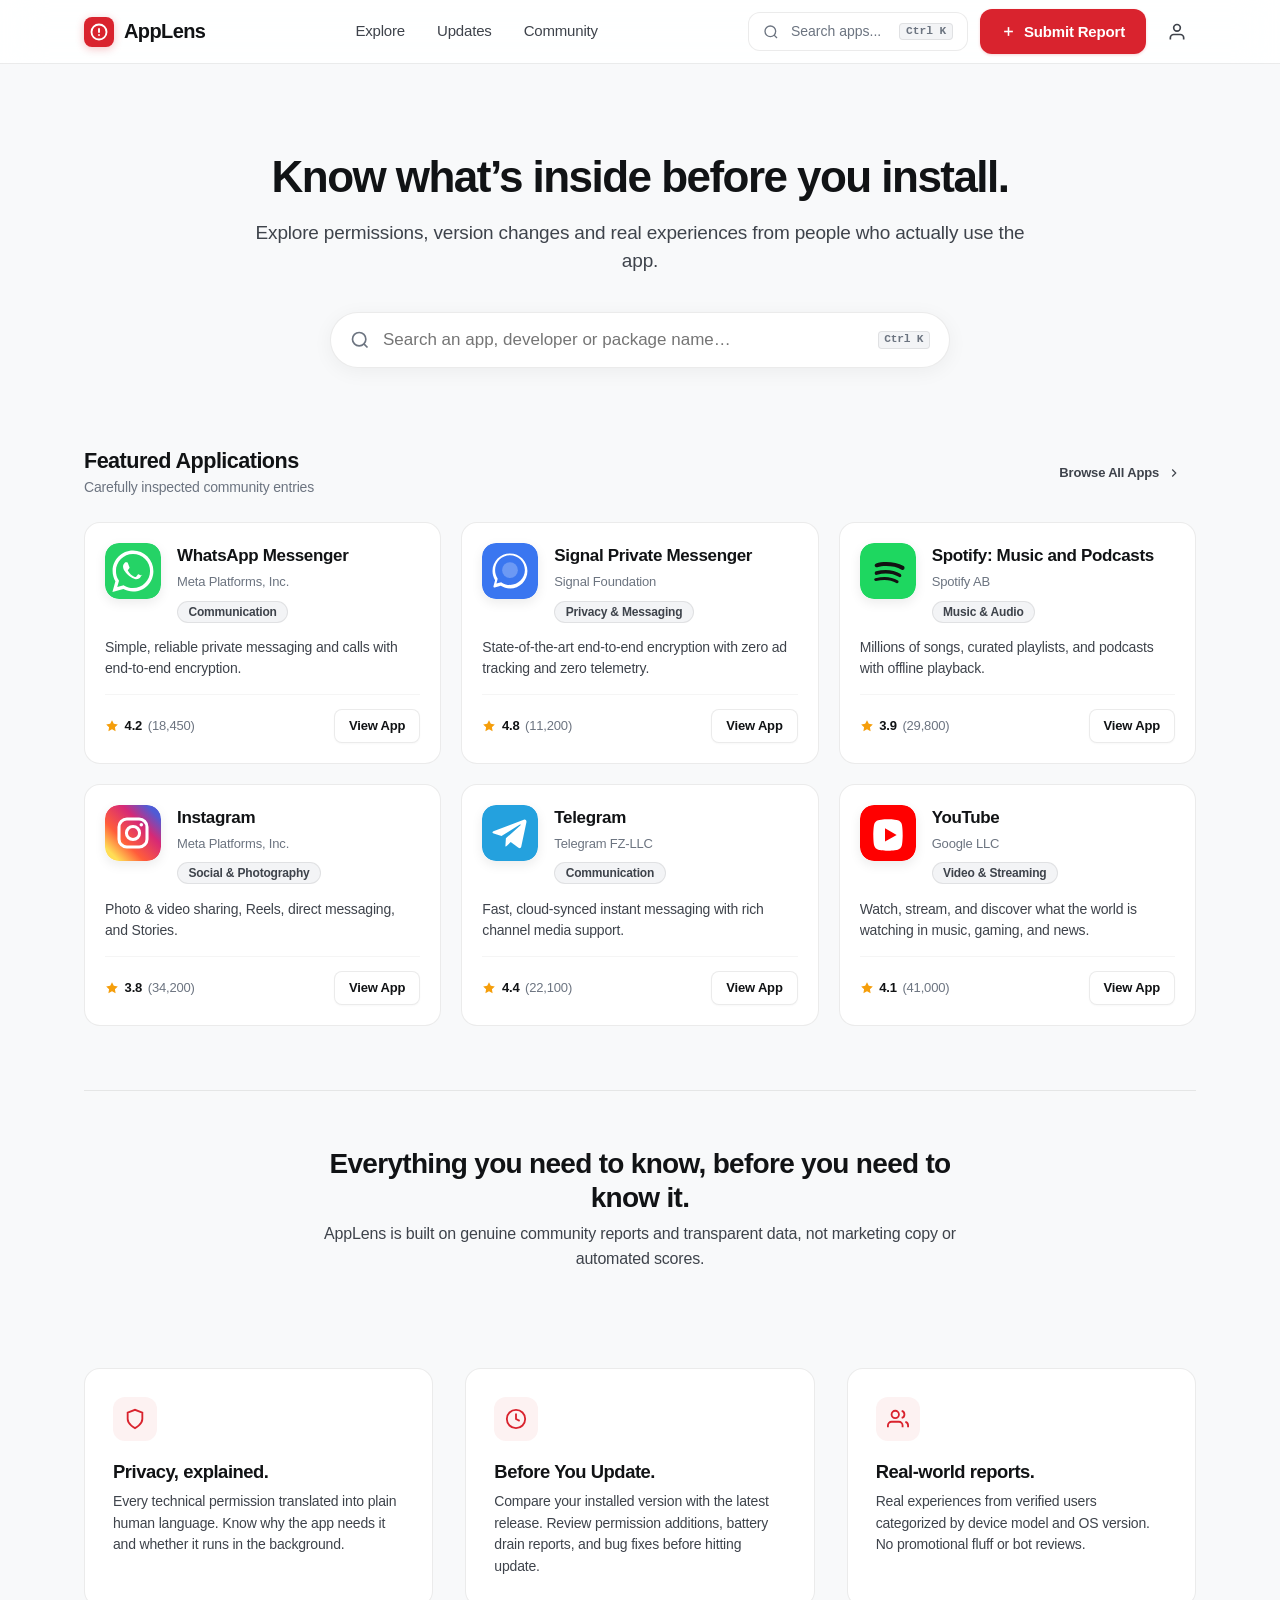
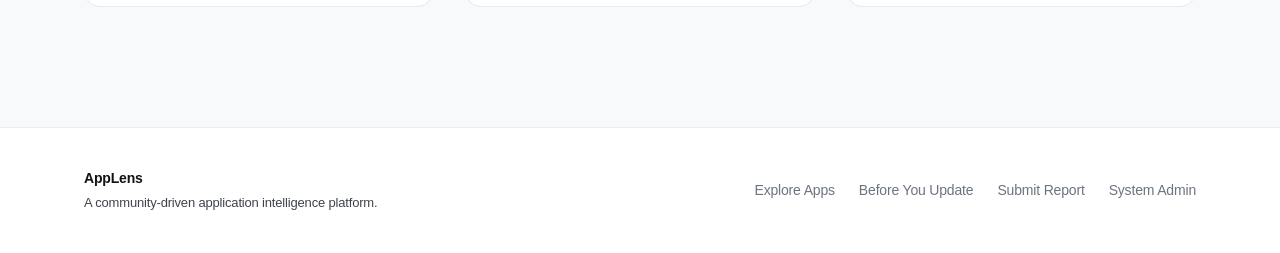
<file: AppLens/index.html>
<!DOCTYPE html>
<html lang="en">
<head>
  <meta charset="UTF-8">
  <meta name="viewport" content="width=device-width, initial-scale=1.0">
  <title>AppLens — Know what’s inside before you install</title>
  <meta name="description" content="A community-driven application intelligence platform. Explore permissions, version changes and real experiences from real users.">
  
  <!-- Bootstrap 5 CSS -->
  <link href="https://cdn.jsdelivr.net/npm/bootstrap@5.3.3/dist/css/bootstrap.min.css" rel="stylesheet">
  
  <!-- AppLens Core Design System -->
  <link rel="stylesheet" href="css/style.css">
  <link rel="stylesheet" href="css/components.css">
  <link rel="stylesheet" href="css/responsive.css">
</head>
<body>

  <!-- Top Acrylic Glass Navigation -->
  <header class="al-header al-glass">
    <div class="al-shell">
      <div class="al-header-inner">
        <!-- Logo -->
        <a href="index.html" class="al-logo">
          <div class="al-logo-mark">
            <svg width="18" height="18" viewBox="0 0 24 24" fill="none" stroke="currentColor" stroke-width="2.5" stroke-linecap="round" stroke-linejoin="round">
              <circle cx="12" cy="12" r="10"></circle>
              <line x1="12" y1="8" x2="12" y2="12"></line>
              <line x1="12" y1="16" x2="12.01" y2="16"></line>
            </svg>
          </div>
          <span>AppLens</span>
        </a>

        <!-- Desktop Navigation Links -->
        <ul class="al-nav-links">
          <li><a href="explore.html" class="al-nav-link">Explore</a></li>
          <li><a href="updates.html" class="al-nav-link">Updates</a></li>
          <li><a href="community.html" class="al-nav-link">Community</a></li>
        </ul>

        <!-- Search Trigger & Actions -->
        <div class="al-header-actions">
          <button class="al-header-search-trigger js-search-trigger" type="button" aria-label="Open search">
            <svg width="16" height="16" viewBox="0 0 24 24" fill="none" stroke="currentColor" stroke-width="2">
              <circle cx="11" cy="11" r="8"></circle>
              <line x1="21" y1="21" x2="16.65" y2="16.65"></line>
            </svg>
            <span>Search apps...</span>
            <kbd class="al-kbd-hint">Ctrl K</kbd>
          </button>

          <a href="login.html" class="al-btn al-btn-primary al-header-report-btn">
            <svg width="15" height="15" viewBox="0 0 24 24" fill="none" stroke="currentColor" stroke-width="2.5">
              <line x1="12" y1="5" x2="12" y2="19"></line>
              <line x1="5" y1="12" x2="19" y2="12"></line>
            </svg>
            <span>Submit Report</span>
          </a>

          <a href="login.html" class="al-btn al-btn-subtle" style="padding: 0.5rem; border-radius: var(--al-radius-full);" title="Sign in">
            <svg width="20" height="20" viewBox="0 0 24 24" fill="none" stroke="currentColor" stroke-width="2">
              <path d="M20 21v-2a4 4 0 0 0-4-4H8a4 4 0 0 0-4 4v2"></path>
              <circle cx="12" cy="7" r="4"></circle>
            </svg>
          </a>
        </div>
      </div>
    </div>
  </header>

  <!-- Main Content -->
  <main class="al-main">
    <div class="al-shell">
      
      <!-- Minimal Hero -->
      <section class="al-hero">
        <h1 class="al-hero-title">Know what’s inside before you install.</h1>
        <p class="al-hero-subtitle">
          Explore permissions, version changes and real experiences from people who actually use the app.
        </p>

        <!-- Central Search Bar -->
        <div class="al-hero-search">
          <svg class="al-hero-search-icon" width="20" height="20" viewBox="0 0 24 24" fill="none" stroke="currentColor" stroke-width="2">
            <circle cx="11" cy="11" r="8"></circle>
            <line x1="21" y1="21" x2="16.65" y2="16.65"></line>
          </svg>
          <input 
            type="text" 
            class="al-hero-search-input js-search-trigger" 
            placeholder="Search an app, developer or package name…" 
            readonly
          >
          <kbd class="al-hero-search-kbd al-kbd-hint">Ctrl K</kbd>
        </div>
      </section>

      <!-- Curated Selection of Popular Applications -->
      <section style="margin-top: 1rem; margin-bottom: 4rem;">
        <div style="display: flex; align-items: center; justify-content: space-between; margin-bottom: 1.25rem;">
          <div>
            <h2 style="font-size: 1.35rem; margin-bottom: 0.2rem;">Featured Applications</h2>
            <p style="margin: 0; font-size: 0.875rem; color: var(--al-text-muted);">Carefully inspected community entries</p>
          </div>
          <a href="explore.html" class="al-btn al-btn-subtle al-btn-sm" style="font-weight: 600;">
            Browse All Apps
            <svg width="14" height="14" viewBox="0 0 24 24" fill="none" stroke="currentColor" stroke-width="2">
              <polyline points="9 18 15 12 9 6"></polyline>
            </svg>
          </a>
        </div>

        <!-- App Grid Container (Populated dynamically) -->
        <div id="home-featured-grid" class="al-app-grid">
          <!-- Populated via JavaScript for clean maintainability -->
        </div>
      </section>

      <!-- Calm Product Philosophy Explainer -->
      <section style="border-top: 1px solid var(--al-border); padding-top: 3.5rem;">
        <div style="max-width: 680px; margin: 0 auto; text-align: center; margin-bottom: 2.5rem;">
          <h2 style="font-size: 1.75rem; margin-bottom: 0.5rem;">Everything you need to know, before you need to know it.</h2>
          <p style="font-size: 1rem; color: var(--al-text-secondary);">
            AppLens is built on genuine community reports and transparent data, not marketing copy or automated scores.
          </p>
        </div>

        <div class="al-feature-triad">
          <!-- Pillar 1 -->
          <div class="al-feature-triad-card">
            <div class="al-feature-triad-icon">
              <svg width="22" height="22" viewBox="0 0 24 24" fill="none" stroke="currentColor" stroke-width="2">
                <path d="M12 22s8-4 8-10V5l-8-3-8 3v7c0 6 8 10 8 10z"></path>
              </svg>
            </div>
            <h3 style="font-size: 1.15rem; margin-bottom: 0.5rem;">Privacy, explained.</h3>
            <p style="font-size: 0.875rem; color: var(--al-text-secondary); margin: 0; line-height: 1.55;">
              Every technical permission translated into plain human language. Know why the app needs it and whether it runs in the background.
            </p>
          </div>

          <!-- Pillar 2 -->
          <div class="al-feature-triad-card">
            <div class="al-feature-triad-icon">
              <svg width="22" height="22" viewBox="0 0 24 24" fill="none" stroke="currentColor" stroke-width="2">
                <circle cx="12" cy="12" r="10"></circle>
                <polyline points="12 6 12 12 16 14"></polyline>
              </svg>
            </div>
            <h3 style="font-size: 1.15rem; margin-bottom: 0.5rem;">Before You Update.</h3>
            <p style="font-size: 0.875rem; color: var(--al-text-secondary); margin: 0; line-height: 1.55;">
              Compare your installed version with the latest release. Review permission additions, battery drain reports, and bug fixes before hitting update.
            </p>
          </div>

          <!-- Pillar 3 -->
          <div class="al-feature-triad-card">
            <div class="al-feature-triad-icon">
              <svg width="22" height="22" viewBox="0 0 24 24" fill="none" stroke="currentColor" stroke-width="2">
                <path d="M17 21v-2a4 4 0 0 0-4-4H5a4 4 0 0 0-4 4v2"></path>
                <circle cx="9" cy="7" r="4"></circle>
                <path d="M23 21v-2a4 4 0 0 0-3-3.87"></path>
                <path d="M16 3.13a4 4 0 0 1 0 7.75"></path>
              </svg>
            </div>
            <h3 style="font-size: 1.15rem; margin-bottom: 0.5rem;">Real-world reports.</h3>
            <p style="font-size: 0.875rem; color: var(--al-text-secondary); margin: 0; line-height: 1.55;">
              Real experiences from verified users categorized by device model and OS version. No promotional fluff or bot reviews.
            </p>
          </div>
        </div>
      </section>

    </div>
  </main>

  <!-- Mobile Bottom Navigation Bar -->
  <nav class="al-mobile-bottom-nav">
    <a href="index.html" class="al-mobile-nav-item active">
      <svg viewBox="0 0 24 24" fill="none" stroke="currentColor">
        <path d="M3 9l9-7 9 7v11a2 2 0 0 1-2 2H5a2 2 0 0 1-2-2z"></path>
      </svg>
      <span>Home</span>
    </a>
    <a href="explore.html" class="al-mobile-nav-item">
      <svg viewBox="0 0 24 24" fill="none" stroke="currentColor">
        <circle cx="11" cy="11" r="8"></circle>
        <line x1="21" y1="21" x2="16.65" y2="16.65"></line>
      </svg>
      <span>Explore</span>
    </a>
    <a href="updates.html" class="al-mobile-nav-item">
      <svg viewBox="0 0 24 24" fill="none" stroke="currentColor">
        <polyline points="23 4 23 10 17 10"></polyline>
        <polyline points="1 20 1 14 7 14"></polyline>
        <path d="M3.51 9a9 9 0 0 1 14.85-3.36L23 10M1 14l4.64 4.36A9 9 0 0 0 20.49 15"></path>
      </svg>
      <span>Updates</span>
    </a>
    <a href="community.html" class="al-mobile-nav-item">
      <svg viewBox="0 0 24 24" fill="none" stroke="currentColor">
        <path d="M21 15a2 2 0 0 1-2 2H7l-4 4V5a2 2 0 0 1 2-2h14a2 2 0 0 1 2 2z"></path>
      </svg>
      <span>Community</span>
    </a>
    <a href="login.html" class="al-mobile-nav-item">
      <svg viewBox="0 0 24 24" fill="none" stroke="currentColor">
        <path d="M20 21v-2a4 4 0 0 0-4-4H8a4 4 0 0 0-4 4v2"></path>
        <circle cx="12" cy="7" r="4"></circle>
      </svg>
      <span>Sign in</span>
    </a>
  </nav>

  <!-- Footer -->
  <footer class="al-footer">
    <div class="al-shell">
      <div style="display: flex; justify-content: space-between; align-items: center; flex-wrap: wrap; gap: 1.5rem;">
        <div>
          <div style="font-weight: 700; color: var(--al-text-main); margin-bottom: 0.25rem;">AppLens</div>
          <p style="margin: 0; font-size: 0.8125rem;">A community-driven application intelligence platform.</p>
        </div>
        <div class="al-footer-links">
          <a href="explore.html">Explore Apps</a>
          <a href="updates.html">Before You Update</a>
          <a href="submit-report.html">Submit Report</a>
          <a href="admin.html">System Admin</a>
        </div>
      </div>
    </div>
  </footer>

  <!-- Scripts -->
  <script src="https://cdn.jsdelivr.net/npm/bootstrap@5.3.3/dist/js/bootstrap.bundle.min.js"></script>
  <script src="js/mock-data.js"></script>
  <script src="js/main.js"></script>
  <script src="js/navigation.js"></script>
  <script src="js/search.js"></script>
  <script src="js/animations.js"></script>

  <script>
    // Render curated 6 apps on home page
    document.addEventListener("DOMContentLoaded", function () {
      const container = document.getElementById("home-featured-grid");
      if (!container || !window.APPLENS_DATA) return;

      const featured = window.APPLENS_DATA.apps.slice(0, 6);
      let html = "";

      featured.forEach(app => {
        html += `
          <a href="application.html?id=${app.id}" class="al-app-card">
            <div class="al-app-card-top">
              <div class="al-app-icon">
                ${app.icon}
              </div>
              <div class="al-app-card-info">
                <div class="al-app-card-name">${app.name}</div>
                <div class="al-app-card-dev">${app.developer}</div>
                <span class="al-badge al-badge-neutral">${app.category}</span>
              </div>
            </div>
            
            <div class="al-app-card-desc">
              ${app.shortDescription}
            </div>

            <div class="al-app-card-footer">
              <div style="display: flex; align-items: center; gap: 0.35rem; font-weight: 600;">
                <svg class="al-rating-star" width="14" height="14" viewBox="0 0 24 24" fill="currentColor"><path d="M12 2l3.09 6.26L22 9.27l-5 4.87 1.18 6.88L12 17.77l-6.18 3.25L7 14.14 2 9.27l6.91-1.01L12 2z"/></svg>
                <span>${app.rating}</span>
                <span style="color: var(--al-text-muted); font-weight: 400;">(${app.totalRatings.toLocaleString()})</span>
              </div>
              <span class="al-btn al-btn-secondary al-btn-sm" style="pointer-events: none;">View App</span>
            </div>
          </a>
        `;
      });

      container.innerHTML = html;
    });
  </script>
</body>
</html>
</file>
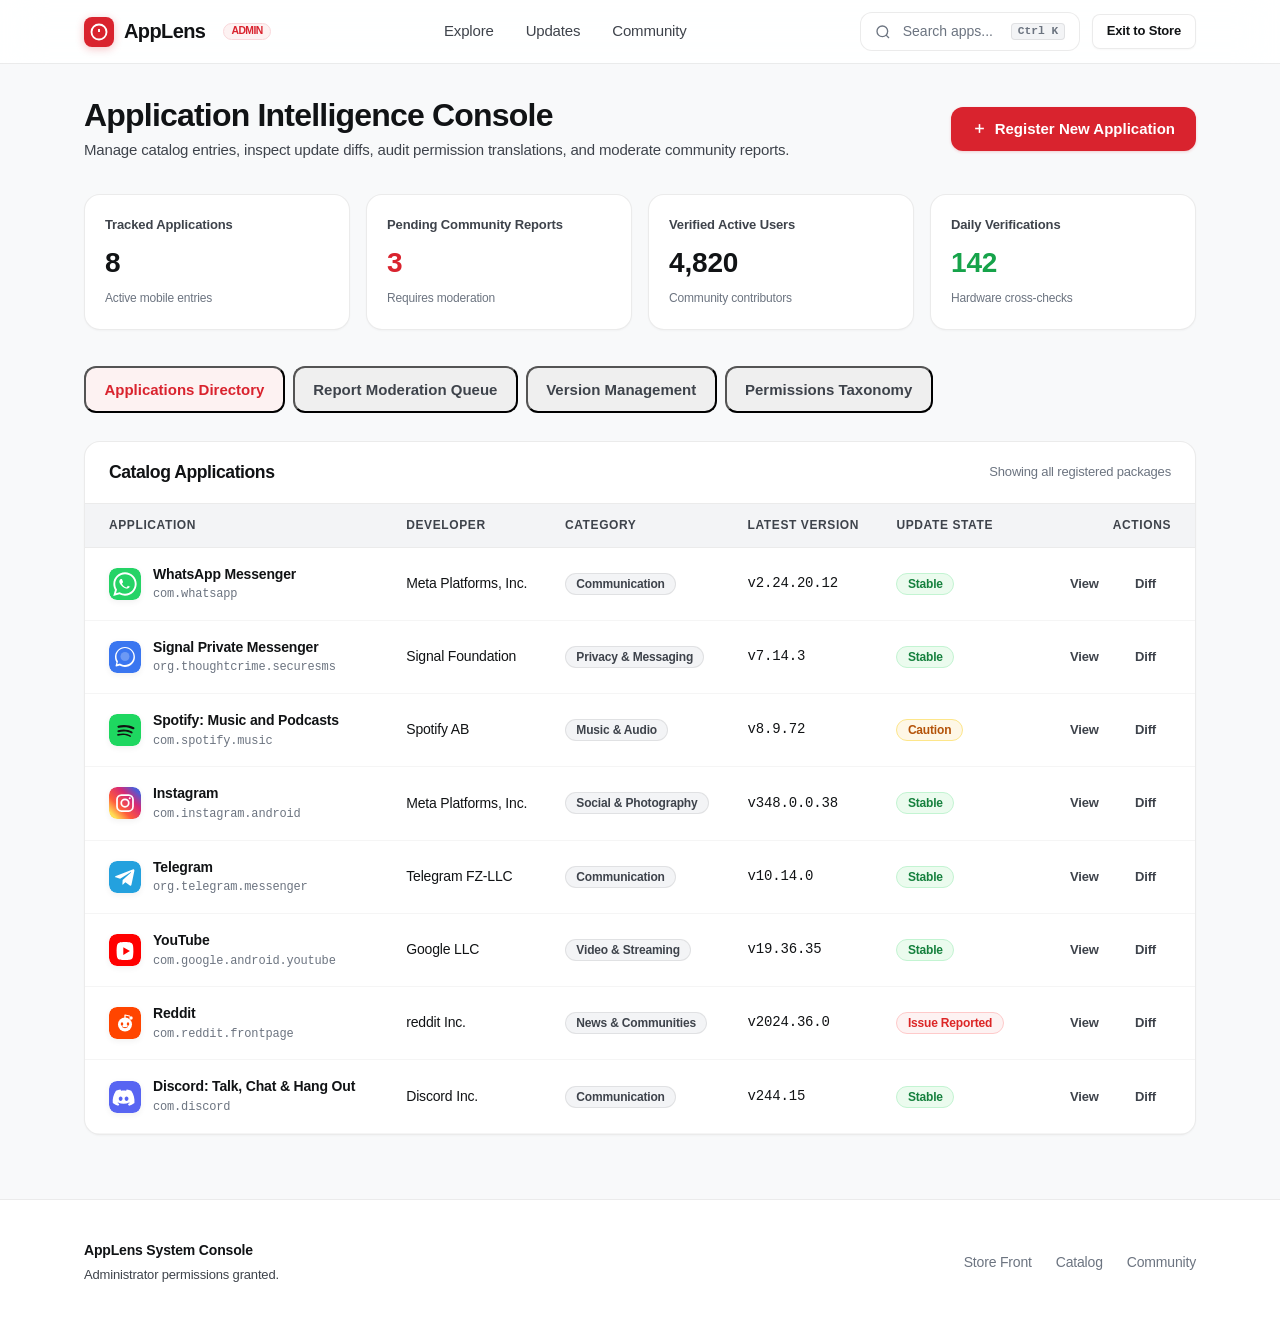
<file: AppLens/admin.html>
<!DOCTYPE html>
<html lang="en">
<head>
  <meta charset="UTF-8">
  <meta name="viewport" content="width=device-width, initial-scale=1.0">
  <title>System Administration — AppLens</title>
  <meta name="description" content="AppLens System Administration, application directory management, version telemetry, and report moderation.">
  
  <link href="https://cdn.jsdelivr.net/npm/bootstrap@5.3.3/dist/css/bootstrap.min.css" rel="stylesheet">
  <link rel="stylesheet" href="css/style.css">
  <link rel="stylesheet" href="css/components.css">
  <link rel="stylesheet" href="css/responsive.css">
</head>
<body>

  <!-- Top Acrylic Glass Navigation -->
  <header class="al-header al-glass">
    <div class="al-shell">
      <div class="al-header-inner">
        <a href="index.html" class="al-logo">
          <div class="al-logo-mark">
            <svg width="18" height="18" viewBox="0 0 24 24" fill="none" stroke="currentColor" stroke-width="2.5">
              <circle cx="12" cy="12" r="10"></circle>
              <line x1="12" y1="8" x2="12" y2="12"></line>
              <line x1="12" y1="16" x2="12.01" y2="16"></line>
            </svg>
          </div>
          <span>AppLens</span>
          <span class="al-badge al-badge-red ms-2" style="font-size: 0.65rem; padding: 0.15rem 0.45rem;">ADMIN</span>
        </a>

        <ul class="al-nav-links">
          <li><a href="explore.html" class="al-nav-link">Explore</a></li>
          <li><a href="updates.html" class="al-nav-link">Updates</a></li>
          <li><a href="community.html" class="al-nav-link">Community</a></li>
        </ul>

        <div class="al-header-actions">
          <button class="al-header-search-trigger js-search-trigger" type="button" aria-label="Open search">
            <svg width="16" height="16" viewBox="0 0 24 24" fill="none" stroke="currentColor" stroke-width="2">
              <circle cx="11" cy="11" r="8"></circle>
              <line x1="21" y1="21" x2="16.65" y2="16.65"></line>
            </svg>
            <span>Search apps...</span>
            <kbd class="al-kbd-hint">Ctrl K</kbd>
          </button>

          <a href="index.html" class="al-btn al-btn-secondary al-btn-sm">
            Exit to Store
          </a>
        </div>
      </div>
    </div>
  </header>

  <!-- Main Content -->
  <main class="al-main">
    <div class="al-shell">
      
      <!-- Admin Header Banner -->
      <div style="margin-bottom: 2rem; display: flex; justify-content: space-between; align-items: center; flex-wrap: wrap; gap: 1rem;">
        <div>
          <h1 style="font-size: 2rem; margin-bottom: 0.25rem;">Application Intelligence Console</h1>
          <p style="color: var(--al-text-secondary); margin: 0; font-size: 0.9375rem;">
            Manage catalog entries, inspect update diffs, audit permission translations, and moderate community reports.
          </p>
        </div>

        <button class="al-btn al-btn-primary" data-bs-toggle="modal" data-bs-target="#newAppModal">
          <svg width="15" height="15" viewBox="0 0 24 24" fill="none" stroke="currentColor" stroke-width="2.5">
            <line x1="12" y1="5" x2="12" y2="19"></line>
            <line x1="5" y1="12" x2="19" y2="12"></line>
          </svg>
          <span>Register New Application</span>
        </button>
      </div>

      <!-- Minimal Calm Overview Counters (AppLens style, not generic dashboard) -->
      <div style="display: grid; grid-template-columns: repeat(auto-fit, minmax(200px, 1fr)); gap: 1rem; margin-bottom: 2.25rem;">
        <div class="al-card" style="padding: 1.25rem;">
          <span class="al-label">Tracked Applications</span>
          <div style="font-size: 1.75rem; font-weight: 700; color: var(--al-text-main);">8</div>
          <span style="font-size: 0.75rem; color: var(--al-text-muted);">Active mobile entries</span>
        </div>

        <div class="al-card" style="padding: 1.25rem;">
          <span class="al-label">Pending Community Reports</span>
          <div style="font-size: 1.75rem; font-weight: 700; color: var(--al-red);">3</div>
          <span style="font-size: 0.75rem; color: var(--al-text-muted);">Requires moderation</span>
        </div>

        <div class="al-card" style="padding: 1.25rem;">
          <span class="al-label">Verified Active Users</span>
          <div style="font-size: 1.75rem; font-weight: 700; color: var(--al-text-main);">4,820</div>
          <span style="font-size: 0.75rem; color: var(--al-text-muted);">Community contributors</span>
        </div>

        <div class="al-card" style="padding: 1.25rem;">
          <span class="al-label">Daily Verifications</span>
          <div style="font-size: 1.75rem; font-weight: 700; color: #16A34A;">142</div>
          <span style="font-size: 0.75rem; color: var(--al-text-muted);">Hardware cross-checks</span>
        </div>
      </div>

      <!-- Admin Control Tabs -->
      <div style="margin-bottom: 1.75rem;">
        <div class="al-app-tabs-bar" style="border-top: none; padding-top: 0;">
          <button class="al-app-tab active" data-admin-tab="apps">Applications Directory</button>
          <button class="al-app-tab" data-admin-tab="reports">Report Moderation Queue</button>
          <button class="al-app-tab" data-admin-tab="versions">Version Management</button>
          <button class="al-app-tab" data-admin-tab="taxonomy">Permissions Taxonomy</button>
        </div>
      </div>

      <!-- Tab Pane 1: Applications Directory -->
      <div id="admin-pane-apps" class="admin-tab-pane">
        <div class="al-card" style="padding: 0; overflow: hidden;">
          <div style="padding: 1.25rem 1.5rem; border-bottom: 1px solid var(--al-border); display: flex; justify-content: space-between; align-items: center;">
            <h3 style="font-size: 1.1rem; margin: 0;">Catalog Applications</h3>
            <span style="font-size: 0.8125rem; color: var(--al-text-muted);">Showing all registered packages</span>
          </div>

          <div style="overflow-x: auto;">
            <table style="width: 100%; border-collapse: collapse; font-size: 0.875rem; text-align: left;">
              <thead>
                <tr style="border-bottom: 1px solid var(--al-border); background: var(--al-surface-alt); color: var(--al-text-secondary); font-size: 0.75rem; text-transform: uppercase; letter-spacing: 0.05em;">
                  <th style="padding: 0.75rem 1.5rem;">Application</th>
                  <th style="padding: 0.75rem 1rem;">Developer</th>
                  <th style="padding: 0.75rem 1rem;">Category</th>
                  <th style="padding: 0.75rem 1rem;">Latest Version</th>
                  <th style="padding: 0.75rem 1rem;">Update State</th>
                  <th style="padding: 0.75rem 1.5rem; text-align: right;">Actions</th>
                </tr>
              </thead>
              <tbody id="admin-apps-tbody">
                <!-- Rendered via JS -->
              </tbody>
            </table>
          </div>
        </div>
      </div>

      <!-- Tab Pane 2: Report Moderation Queue -->
      <div id="admin-pane-reports" class="admin-tab-pane" style="display: none;">
        <div class="al-card" style="padding: 0; overflow: hidden;">
          <div style="padding: 1.25rem 1.5rem; border-bottom: 1px solid var(--al-border); display: flex; justify-content: space-between; align-items: center;">
            <h3 style="font-size: 1.1rem; margin: 0;">Report Moderation Queue</h3>
            <span style="font-size: 0.8125rem; color: var(--al-text-muted);">Audit reports before public verified tagging</span>
          </div>

          <div id="admin-moderation-list" style="padding: 1.25rem 1.5rem; display: flex; flex-direction: column; gap: 1rem;">
            <!-- Rendered via JS -->
          </div>
        </div>
      </div>

      <!-- Tab Pane 3: Version Management -->
      <div id="admin-pane-versions" class="admin-tab-pane" style="display: none;">
        <div class="al-card" style="padding: 1.5rem;">
          <h3 style="font-size: 1.15rem; margin-bottom: 0.5rem;">Version Release & Diff Editor</h3>
          <p style="font-size: 0.875rem; color: var(--al-text-secondary); margin-bottom: 1.5rem;">
            Configure Before-You-Update telemetry flags for newly released builds.
          </p>

          <div class="row g-3">
            <div class="col-md-4">
              <label class="al-label">Select Application</label>
              <select id="admin-ver-app-select" class="al-input">
                <!-- Populated via JS -->
              </select>
            </div>
            <div class="col-md-4">
              <label class="al-label">Target Build Version</label>
              <input type="text" id="admin-ver-num" class="al-input" value="2.24.20.12">
            </div>
            <div class="col-md-4">
              <label class="al-label">Community Verdict Flag</label>
              <select id="admin-ver-verdict" class="al-input">
                <option value="safe">Safe to update (Green)</option>
                <option value="caution">Caution / Review required (Amber)</option>
                <option value="warning">Warning / Severe issue (Red)</option>
              </select>
            </div>
            <div class="col-12">
              <label class="al-label">Verdict Summary Note</label>
              <input type="text" class="al-input" value="Safe to update for most users. Minor battery report on Samsung One UI 6.1, resolved in hotfix.">
            </div>
            <div class="col-12 pt-2">
              <button class="al-btn al-btn-primary al-btn-sm" onclick="AppLens.showToast('Version flags updated successfully!', 'success');">
                Save Version Telemetry
              </button>
            </div>
          </div>
        </div>
      </div>

      <!-- Tab Pane 4: Permissions Taxonomy -->
      <div id="admin-pane-taxonomy" class="admin-tab-pane" style="display: none;">
        <div class="al-card" style="padding: 1.5rem;">
          <h3 style="font-size: 1.15rem; margin-bottom: 0.5rem;">Human Permission Translations Dictionary</h3>
          <p style="font-size: 0.875rem; color: var(--al-text-secondary); margin-bottom: 1.5rem;">
            Standardized human-language translations applied across apps when analyzing permission manifests.
          </p>

          <div style="display: flex; flex-direction: column; gap: 0.75rem;">
            <div style="padding: 1rem; background: var(--al-surface-alt); border-radius: var(--al-radius-md); border: 1px solid var(--al-border);">
              <div style="font-weight: 650; font-size: 0.9375rem; margin-bottom: 0.2rem;">Camera (android.permission.CAMERA)</div>
              <div style="font-size: 0.8125rem; color: var(--al-text-secondary);">Only active when taking photos or in active video calls. Does not record in background.</div>
            </div>
            <div style="padding: 1rem; background: var(--al-surface-alt); border-radius: var(--al-radius-md); border: 1px solid var(--al-border);">
              <div style="font-weight: 650; font-size: 0.9375rem; margin-bottom: 0.2rem;">Record Audio (android.permission.RECORD_AUDIO)</div>
              <div style="font-size: 0.8125rem; color: var(--al-text-secondary);">Activates during microphone capture. Operating system green indicator visualizes usage.</div>
            </div>
            <div style="padding: 1rem; background: var(--al-surface-alt); border-radius: var(--al-radius-md); border: 1px solid var(--al-border);">
              <div style="font-weight: 650; font-size: 0.9375rem; margin-bottom: 0.2rem;">Fine Location (android.permission.ACCESS_FINE_LOCATION)</div>
              <div style="font-size: 0.8125rem; color: var(--al-text-secondary);">Exact GPS coordinates. Users are warned if background location tracking is permitted.</div>
            </div>
          </div>
        </div>
      </div>

    </div>
  </main>

  <!-- Register Application Modal -->
  <div class="modal fade" id="newAppModal" tabindex="-1" aria-labelledby="newAppModalLabel" aria-hidden="true">
    <div class="modal-dialog modal-dialog-centered">
      <div class="modal-content" style="border-radius: var(--al-radius-xl); border: 1px solid var(--al-border); box-shadow: var(--al-shadow-lg);">
        <div class="modal-header" style="border-bottom: 1px solid var(--al-border); padding: 1.25rem 1.5rem;">
          <h5 class="modal-title" id="newAppModalLabel" style="font-size: 1.2rem; font-weight: 700;">Add New Application</h5>
          <button type="button" class="btn-close" data-bs-dismiss="modal" aria-label="Close"></button>
        </div>
        <form id="new-app-form">
          <div class="modal-body" style="padding: 1.5rem;">
            <div class="mb-3">
              <label class="al-label">Application Title *</label>
              <input type="text" class="al-input" placeholder="e.g. Proton Mail" required>
            </div>
            <div class="mb-3">
              <label class="al-label">Developer *</label>
              <input type="text" class="al-input" placeholder="e.g. Proton AG" required>
            </div>
            <div class="row g-2 mb-3">
              <div class="col-6">
                <label class="al-label">Category *</label>
                <select class="al-input">
                  <option>Communication</option>
                  <option>Privacy & Messaging</option>
                  <option>Productivity</option>
                  <option>Music & Audio</option>
                </select>
              </div>
              <div class="col-6">
                <label class="al-label">Initial Version *</label>
                <input type="text" class="al-input" placeholder="1.0.0" required>
              </div>
            </div>
            <div class="mb-3">
              <label class="al-label">Package Name (Android / iOS) *</label>
              <input type="text" class="al-input" placeholder="ch.protonmail.android" required>
            </div>
            <div class="mb-3">
              <label class="al-label">Short Summary *</label>
              <input type="text" class="al-input" placeholder="End-to-end encrypted email client." required>
            </div>
          </div>
          <div class="modal-footer" style="border-top: 1px solid var(--al-border); padding: 1rem 1.5rem;">
            <button type="button" class="al-btn al-btn-secondary al-btn-sm" data-bs-dismiss="modal">Cancel</button>
            <button type="submit" class="al-btn al-btn-primary al-btn-sm">Save Application</button>
          </div>
        </form>
      </div>
    </div>
  </div>

  <!-- Mobile Bottom Navigation Bar -->
  <nav class="al-mobile-bottom-nav">
    <a href="index.html" class="al-mobile-nav-item">
      <svg viewBox="0 0 24 24" fill="none" stroke="currentColor"><path d="M3 9l9-7 9 7v11a2 2 0 0 1-2 2H5a2 2 0 0 1-2-2z"></path></svg>
      <span>Home</span>
    </a>
    <a href="explore.html" class="al-mobile-nav-item">
      <svg viewBox="0 0 24 24" fill="none" stroke="currentColor"><circle cx="11" cy="11" r="8"></circle><line x1="21" y1="21" x2="16.65" y2="16.65"></line></svg>
      <span>Explore</span>
    </a>
    <a href="updates.html" class="al-mobile-nav-item">
      <svg viewBox="0 0 24 24" fill="none" stroke="currentColor"><polyline points="23 4 23 10 17 10"></polyline><polyline points="1 20 1 14 7 14"></polyline><path d="M3.51 9a9 9 0 0 1 14.85-3.36L23 10M1 14l4.64 4.36A9 9 0 0 0 20.49 15"></path></svg>
      <span>Updates</span>
    </a>
    <a href="community.html" class="al-mobile-nav-item">
      <svg viewBox="0 0 24 24" fill="none" stroke="currentColor"><path d="M21 15a2 2 0 0 1-2 2H7l-4 4V5a2 2 0 0 1 2-2h14a2 2 0 0 1 2 2z"></path></svg>
      <span>Community</span>
    </a>
    <a href="login.html" class="al-mobile-nav-item">
      <svg viewBox="0 0 24 24" fill="none" stroke="currentColor"><path d="M20 21v-2a4 4 0 0 0-4-4H8a4 4 0 0 0-4 4v2"></path><circle cx="12" cy="7" r="4"></circle></svg>
      <span>Sign in</span>
    </a>
  </nav>

  <!-- Footer -->
  <footer class="al-footer">
    <div class="al-shell">
      <div style="display: flex; justify-content: space-between; align-items: center; flex-wrap: wrap; gap: 1.5rem;">
        <div>
          <div style="font-weight: 700; color: var(--al-text-main); margin-bottom: 0.25rem;">AppLens System Console</div>
          <p style="margin: 0; font-size: 0.8125rem;">Administrator permissions granted.</p>
        </div>
        <div class="al-footer-links">
          <a href="index.html">Store Front</a>
          <a href="explore.html">Catalog</a>
          <a href="community.html">Community</a>
        </div>
      </div>
    </div>
  </footer>

  <!-- Scripts -->
  <script src="https://cdn.jsdelivr.net/npm/bootstrap@5.3.3/dist/js/bootstrap.bundle.min.js"></script>
  <script src="js/mock-data.js"></script>
  <script src="js/main.js"></script>
  <script src="js/navigation.js"></script>
  <script src="js/search.js"></script>
  <script src="js/animations.js"></script>

  <script>
    document.addEventListener("DOMContentLoaded", function () {
      // 1. Admin Tab Navigation
      const tabs = document.querySelectorAll(".al-app-tab[data-admin-tab]");
      tabs.forEach(tab => {
        tab.addEventListener("click", function () {
          tabs.forEach(t => t.classList.remove("active"));
          this.classList.add("active");

          const target = this.getAttribute("data-admin-tab");
          document.querySelectorAll(".admin-tab-pane").forEach(pane => {
            pane.style.display = "none";
          });
          document.getElementById(`admin-pane-${target}`).style.display = "block";
        });
      });

      // 2. Render Apps Table
      const tbody = document.getElementById("admin-apps-tbody");
      if (tbody && window.APPLENS_DATA) {
        let html = "";
        window.APPLENS_DATA.apps.forEach(app => {
          const badge = app.updateVerdict === "warning"
            ? `<span class="al-badge al-badge-warning">Issue Reported</span>`
            : (app.updateVerdict === "caution" ? `<span class="al-badge al-badge-caution">Caution</span>` : `<span class="al-badge al-badge-safe">Stable</span>`);

          html += `
            <tr style="border-bottom: 1px solid var(--al-border-subtle);">
              <td style="padding: 1rem 1.5rem;">
                <div style="display: flex; align-items: center; gap: 0.75rem;">
                  <div class="al-app-icon sm" style="width: 32px; height: 32px; border-radius: 8px;">
                    ${app.icon}
                  </div>
                  <div>
                    <div style="font-weight: 650; color: var(--al-text-main);">${app.name}</div>
                    <div style="font-size: 0.75rem; color: var(--al-text-muted); font-family: monospace;">${app.packageName}</div>
                  </div>
                </div>
              </td>
              <td style="padding: 1rem;">${app.developer}</td>
              <td style="padding: 1rem;"><span class="al-badge al-badge-neutral">${app.category}</span></td>
              <td style="padding: 1rem; font-family: monospace;">v${app.currentVersion}</td>
              <td style="padding: 1rem;">${badge}</td>
              <td style="padding: 1rem 1.5rem; text-align: right;">
                <div style="display: inline-flex; gap: 0.4rem;">
                  <a href="application.html?id=${app.id}" class="al-btn al-btn-subtle al-btn-sm" title="View app page">View</a>
                  <a href="updates.html?id=${app.id}" class="al-btn al-btn-subtle al-btn-sm" title="Configure diff">Diff</a>
                </div>
              </td>
            </tr>
          `;
        });
        tbody.innerHTML = html;
      }

      // 3. Render Moderation Queue
      const modContainer = document.getElementById("admin-moderation-list");
      let pendingReports = [
        {
          id: "mod-1",
          user: "David T.",
          app: "Spotify: Music and Podcasts",
          device: "OnePlus 12 (OxygenOS 14)",
          version: "8.9.72",
          title: "Bluetooth auto-pause bug confirmed in car",
          summary: "Connects to car Bluetooth, plays 12 seconds, then pauses.",
          status: "pending"
        },
        {
          id: "mod-2",
          user: "Elena Rovas",
          app: "WhatsApp Messenger",
          device: "iPhone 15 Pro (iOS 18)",
          version: "2.24.20.12",
          title: "Camera switching is buttery smooth now",
          summary: "Fixed 1-second freeze between 1x and 0.5x ultra-wide lens.",
          status: "pending"
        },
        {
          id: "mod-3",
          user: "Nathan B.",
          app: "Reddit",
          device: "Galaxy S23+ (Android 14)",
          version: "2024.36.0",
          title: "Phone gets warm after 15 minutes of scrolling",
          summary: "Thermal warning around camera bump with continuous video autoplay.",
          status: "pending"
        }
      ];

      function renderModeration() {
        if (pendingReports.length === 0) {
          modContainer.innerHTML = `<div style="padding: 2rem; text-align: center; color: var(--al-text-muted);">Queue clear. All reports audited!</div>`;
          return;
        }

        let html = "";
        pendingReports.forEach((item, idx) => {
          html += `
            <div id="mod-card-${item.id}" class="al-card" style="background: var(--al-surface-alt); padding: 1.25rem;">
              <div style="display: flex; justify-content: space-between; align-items: flex-start; margin-bottom: 0.5rem; flex-wrap: wrap; gap: 0.5rem;">
                <div>
                  <div style="display: flex; align-items: center; gap: 0.5rem; margin-bottom: 0.2rem;">
                    <span style="font-weight: 650; color: var(--al-text-main); font-size: 0.9375rem;">${item.title}</span>
                    <span class="al-badge al-badge-caution">Audit Pending</span>
                  </div>
                  <div style="font-size: 0.8125rem; color: var(--al-text-muted);">
                    By ${item.user} • ${item.app} (v${item.version}) on ${item.device}
                  </div>
                </div>
                <div style="display: flex; gap: 0.5rem;">
                  <button class="al-btn al-btn-primary al-btn-sm" onclick="approveReport('${item.id}')">Approve & Verify</button>
                  <button class="al-btn al-btn-secondary al-btn-sm" onclick="dismissReport('${item.id}')">Dismiss</button>
                </div>
              </div>
              <p style="margin: 0; font-size: 0.875rem; color: var(--al-text-secondary); line-height: 1.45;">${item.summary}</p>
            </div>
          `;
        });
        modContainer.innerHTML = html;
      }

      window.approveReport = function (id) {
        pendingReports = pendingReports.filter(r => r.id !== id);
        renderModeration();
        window.AppLens.showToast("Report approved and marked as verified!", "success");
      };

      window.dismissReport = function (id) {
        pendingReports = pendingReports.filter(r => r.id !== id);
        renderModeration();
        window.AppLens.showToast("Report dismissed.", "info");
      };

      renderModeration();

      // 4. Populate App options in Version Editor
      const verSelect = document.getElementById("admin-ver-app-select");
      if (verSelect && window.APPLENS_DATA) {
        window.APPLENS_DATA.apps.forEach(a => {
          const opt = document.createElement("option");
          opt.value = a.id;
          opt.textContent = a.name;
          verSelect.appendChild(opt);
        });
      }

      // 5. Handle New App Modal Form Submission
      const newAppForm = document.getElementById("new-app-form");
      if (newAppForm) {
        newAppForm.addEventListener("submit", function (e) {
          e.preventDefault();
          const modal = bootstrap.Modal.getInstance(document.getElementById('newAppModal'));
          if (modal) modal.hide();
          window.AppLens.showToast("Application registered in catalog!", "success");
        });
      }
    });
  </script>
</body>
</html>
</file>
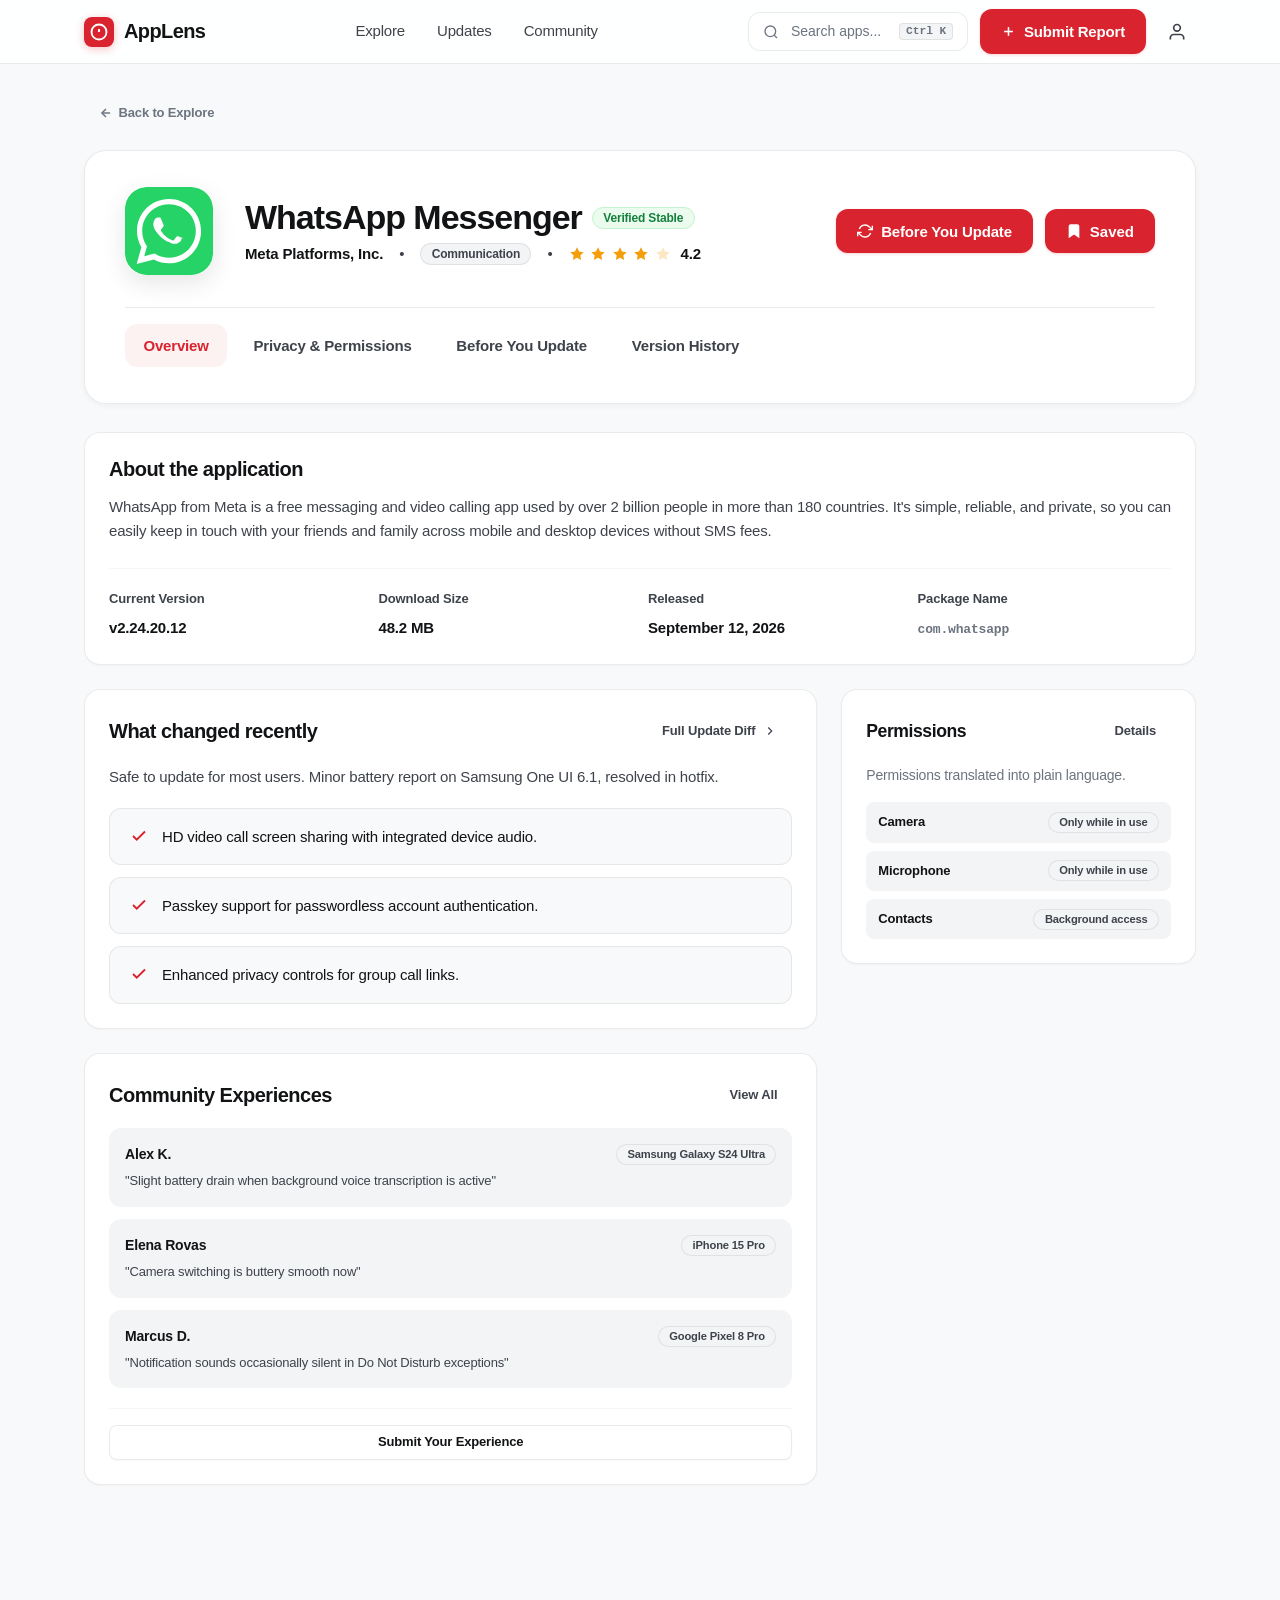
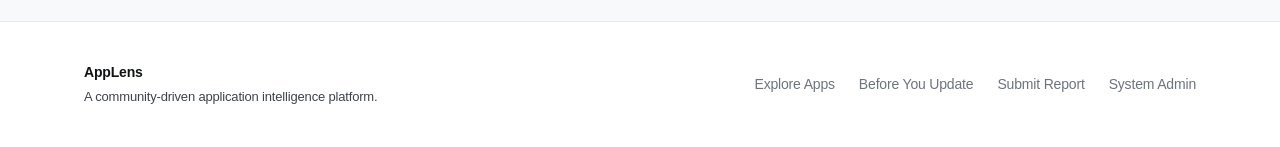
<file: AppLens/application.html>
<!DOCTYPE html>
<html lang="en">
<head>
  <meta charset="UTF-8">
  <meta name="viewport" content="width=device-width, initial-scale=1.0">
  <title>Application Overview — AppLens</title>
  <meta name="description" content="Detailed application overview, privacy review, update diffs, and real community feedback.">
  
  <link href="https://cdn.jsdelivr.net/npm/bootstrap@5.3.3/dist/css/bootstrap.min.css" rel="stylesheet">
  <link rel="stylesheet" href="css/style.css">
  <link rel="stylesheet" href="css/components.css">
  <link rel="stylesheet" href="css/responsive.css">
</head>
<body>

  <!-- Top Acrylic Glass Navigation -->
  <header class="al-header al-glass">
    <div class="al-shell">
      <div class="al-header-inner">
        <a href="index.html" class="al-logo">
          <div class="al-logo-mark">
            <svg width="18" height="18" viewBox="0 0 24 24" fill="none" stroke="currentColor" stroke-width="2.5">
              <circle cx="12" cy="12" r="10"></circle>
              <line x1="12" y1="8" x2="12" y2="12"></line>
              <line x1="12" y1="16" x2="12.01" y2="16"></line>
            </svg>
          </div>
          <span>AppLens</span>
        </a>

        <ul class="al-nav-links">
          <li><a href="explore.html" class="al-nav-link">Explore</a></li>
          <li><a href="updates.html" class="al-nav-link">Updates</a></li>
          <li><a href="community.html" class="al-nav-link">Community</a></li>
        </ul>

        <div class="al-header-actions">
          <button class="al-header-search-trigger js-search-trigger" type="button" aria-label="Open search">
            <svg width="16" height="16" viewBox="0 0 24 24" fill="none" stroke="currentColor" stroke-width="2">
              <circle cx="11" cy="11" r="8"></circle>
              <line x1="21" y1="21" x2="16.65" y2="16.65"></line>
            </svg>
            <span>Search apps...</span>
            <kbd class="al-kbd-hint">Ctrl K</kbd>
          </button>

          <a href="submit-report.html" id="header-report-btn" class="al-btn al-btn-primary al-header-report-btn">
            <svg width="15" height="15" viewBox="0 0 24 24" fill="none" stroke="currentColor" stroke-width="2.5">
              <line x1="12" y1="5" x2="12" y2="19"></line>
              <line x1="5" y1="12" x2="19" y2="12"></line>
            </svg>
            <span>Submit Report</span>
          </a>

          <a href="login.html" class="al-btn al-btn-subtle" style="padding: 0.5rem; border-radius: var(--al-radius-full);" title="Sign in">
            <svg width="20" height="20" viewBox="0 0 24 24" fill="none" stroke="currentColor" stroke-width="2">
              <path d="M20 21v-2a4 4 0 0 0-4-4H8a4 4 0 0 0-4 4v2"></path>
              <circle cx="12" cy="7" r="4"></circle>
            </svg>
          </a>
        </div>
      </div>
    </div>
  </header>

  <!-- Main Content -->
  <main class="al-main">
    <div class="al-shell">
      
      <!-- Back Link -->
      <div style="margin-bottom: 1.25rem;">
        <a href="explore.html" class="al-btn al-btn-subtle al-btn-sm" style="display: inline-flex; align-items: center; gap: 0.35rem; color: var(--al-text-muted);">
          <svg width="14" height="14" viewBox="0 0 24 24" fill="none" stroke="currentColor" stroke-width="2.5">
            <line x1="19" y1="12" x2="5" y2="12"></line>
            <polyline points="12 19 5 12 12 5"></polyline>
          </svg>
          Back to Explore
        </a>
      </div>

      <!-- Application Hero Header (Product-Grade) -->
      <section id="app-hero" class="al-app-detail-hero">
        <div class="al-app-hero-main">
          <!-- Icon -->
          <div id="app-icon-container" class="al-app-icon lg">
            <!-- Rendered by JS -->
          </div>

          <!-- Info -->
          <div class="al-app-hero-details">
            <div style="display: flex; align-items: center; gap: 0.625rem; margin-bottom: 0.25rem;">
              <h1 id="app-name" class="al-app-hero-title mb-0">Application Name</h1>
              <span id="app-verdict-badge"></span>
            </div>
            
            <div class="al-app-hero-meta">
              <span id="app-developer" style="font-weight: 550; color: var(--al-text-main);">Developer</span>
              <span>•</span>
              <span id="app-category" class="al-badge al-badge-neutral">Category</span>
              <span>•</span>
              <div id="app-rating-container" style="display: inline-flex; align-items: center;"></div>
            </div>
          </div>

          <!-- Quick Action Buttons -->
          <div style="display: flex; gap: 0.75rem; flex-wrap: wrap;">
            <a id="btn-before-update" href="#" class="al-btn al-btn-primary">
              <svg width="16" height="16" viewBox="0 0 24 24" fill="none" stroke="currentColor" stroke-width="2">
                <polyline points="23 4 23 10 17 10"></polyline>
                <polyline points="1 20 1 14 7 14"></polyline>
                <path d="M3.51 9a9 9 0 0 1 14.85-3.36L23 10M1 14l4.64 4.36A9 9 0 0 0 20.49 15"></path>
              </svg>
              <span>Before You Update</span>
            </a>
            <button id="btn-bookmark" class="al-btn al-btn-secondary" title="Save app">
              <svg id="bookmark-icon" width="16" height="16" viewBox="0 0 24 24" fill="none" stroke="currentColor" stroke-width="2">
                <path d="M19 21l-7-5-7 5V5a2 2 0 0 1 2-2h10a2 2 0 0 1 2 2z"></path>
              </svg>
              <span id="bookmark-label">Save</span>
            </button>
          </div>
        </div>

        <!-- In-Page Tab Navigation (Clean Application Vibe) -->
        <div class="al-app-tabs-bar">
          <a id="tab-overview" href="#" class="al-app-tab active">Overview</a>
          <a id="tab-privacy" href="#" class="al-app-tab">Privacy & Permissions</a>
          <a id="tab-update" href="#" class="al-app-tab">Before You Update</a>
          <a id="tab-versions" href="#" class="al-app-tab">Version History</a>
        </div>
      </section>

      <!-- Section: Overview Core Details -->
      <div class="row">
        <!-- About the application -->
        <div class="col-12">
          
          <!-- About the app -->
          <div class="al-card mb-4">
            <h2 style="font-size: 1.25rem; margin-bottom: 0.875rem;">About the application</h2>
            <p id="app-full-desc" style="font-size: 0.9375rem; line-height: 1.65; color: var(--al-text-secondary); margin-bottom: 1.5rem;">
              Description loading...
            </p>

            <div style="display: grid; grid-template-columns: repeat(auto-fit, minmax(160px, 1fr)); gap: 1rem; padding-top: 1.25rem; border-top: 1px solid var(--al-border-subtle);">
              <div>
                <span class="al-label">Current Version</span>
                <span id="meta-version" style="font-weight: 600; font-size: 0.9375rem;">-</span>
              </div>
              <div>
                <span class="al-label">Download Size</span>
                <span id="meta-size" style="font-weight: 600; font-size: 0.9375rem;">-</span>
              </div>
              <div>
                <span class="al-label">Released</span>
                <span id="meta-date" style="font-weight: 600; font-size: 0.9375rem;">-</span>
              </div>
              <div>
                <span class="al-label">Package Name</span>
                <span id="meta-package" style="font-weight: 600; font-size: 0.8125rem; font-family: monospace; color: var(--al-text-muted);">-</span>
              </div>
            </div>
          </div>

        </div>
      </div>

      <div class="row g-4 mb-5">
        <!-- Left: Recent Changes -->
        <div class="col-lg-8">

          <!-- Signature Recent Update Highlight -->
          <div class="al-card mb-4">
            <div style="display: flex; align-items: center; justify-content: space-between; margin-bottom: 1rem;">
              <h2 style="font-size: 1.25rem; margin: 0;">What changed recently</h2>
              <a id="link-view-diff" href="#" class="al-btn al-btn-subtle al-btn-sm" style="font-weight: 600;">
                Full Update Diff
                <svg width="14" height="14" viewBox="0 0 24 24" fill="none" stroke="currentColor" stroke-width="2"><polyline points="9 18 15 12 9 6"></polyline></svg>
              </a>
            </div>

            <p id="recent-update-summary" style="font-size: 0.9375rem; margin-bottom: 1.25rem; color: var(--al-text-secondary);"></p>

            <div id="recent-update-features" class="al-diff-list">
              <!-- Rendered via JS -->
            </div>
          </div>

          <!-- Community Experiences -->
          <div class="al-card mb-4">
            <div style="display: flex; align-items: center; justify-content: space-between; margin-bottom: 1rem;">
              <h2 style="font-size: 1.25rem; margin: 0;">Community Experiences</h2>
              <a id="link-view-community" href="#" class="al-btn al-btn-subtle al-btn-sm" style="font-size: 0.8125rem;">
                View All
              </a>
            </div>

            <div id="quick-community-preview">
              <!-- Rendered via JS -->
            </div>

            <div style="margin-top: 1.25rem; padding-top: 1rem; border-top: 1px solid var(--al-border-subtle);">
              <a id="btn-submit-report-app" href="#" class="al-btn al-btn-secondary al-btn-sm w-100">
                Submit Your Experience
              </a>
            </div>
          </div>

        </div>

        <!-- Right: Privacy snapshot -->
        <div class="col-lg-4">
          
          <!-- Permissions Overview Card -->
          <div class="al-card mb-4">
            <div style="display: flex; align-items: center; justify-content: space-between; margin-bottom: 1rem;">
              <h3 style="font-size: 1.1rem; margin: 0;">Permissions</h3>
              <a id="link-view-privacy" href="#" class="al-btn al-btn-subtle al-btn-sm" style="font-size: 0.8125rem;">
                Details
              </a>
            </div>
            <p style="font-size: 0.875rem; color: var(--al-text-muted); margin-bottom: 1rem;">
              Permissions translated into plain language.
            </p>
            <div id="quick-permissions-list" style="display: flex; flex-direction: column; gap: 0.5rem;">
              <!-- Rendered via JS -->
            </div>
          </div>

        </div>
      </div>

    </div>
  </main>

  <!-- Mobile Bottom Navigation Bar -->
  <nav class="al-mobile-bottom-nav">
    <a href="index.html" class="al-mobile-nav-item">
      <svg viewBox="0 0 24 24" fill="none" stroke="currentColor"><path d="M3 9l9-7 9 7v11a2 2 0 0 1-2 2H5a2 2 0 0 1-2-2z"></path></svg>
      <span>Home</span>
    </a>
    <a href="explore.html" class="al-mobile-nav-item">
      <svg viewBox="0 0 24 24" fill="none" stroke="currentColor"><circle cx="11" cy="11" r="8"></circle><line x1="21" y1="21" x2="16.65" y2="16.65"></line></svg>
      <span>Explore</span>
    </a>
    <a href="updates.html" class="al-mobile-nav-item">
      <svg viewBox="0 0 24 24" fill="none" stroke="currentColor"><polyline points="23 4 23 10 17 10"></polyline><polyline points="1 20 1 14 7 14"></polyline><path d="M3.51 9a9 9 0 0 1 14.85-3.36L23 10M1 14l4.64 4.36A9 9 0 0 0 20.49 15"></path></svg>
      <span>Updates</span>
    </a>
    <a href="community.html" class="al-mobile-nav-item">
      <svg viewBox="0 0 24 24" fill="none" stroke="currentColor"><path d="M21 15a2 2 0 0 1-2 2H7l-4 4V5a2 2 0 0 1 2-2h14a2 2 0 0 1 2 2z"></path></svg>
      <span>Community</span>
    </a>
    <a href="login.html" class="al-mobile-nav-item">
      <svg viewBox="0 0 24 24" fill="none" stroke="currentColor"><path d="M20 21v-2a4 4 0 0 0-4-4H8a4 4 0 0 0-4 4v2"></path><circle cx="12" cy="7" r="4"></circle></svg>
      <span>Sign in</span>
    </a>
  </nav>

  <!-- Footer -->
  <footer class="al-footer">
    <div class="al-shell">
      <div style="display: flex; justify-content: space-between; align-items: center; flex-wrap: wrap; gap: 1.5rem;">
        <div>
          <div style="font-weight: 700; color: var(--al-text-main); margin-bottom: 0.25rem;">AppLens</div>
          <p style="margin: 0; font-size: 0.8125rem;">A community-driven application intelligence platform.</p>
        </div>
        <div class="al-footer-links">
          <a href="explore.html">Explore Apps</a>
          <a href="updates.html">Before You Update</a>
          <a href="submit-report.html">Submit Report</a>
          <a href="admin.html">System Admin</a>
        </div>
      </div>
    </div>
  </footer>

  <!-- Scripts -->
  <script src="https://cdn.jsdelivr.net/npm/bootstrap@5.3.3/dist/js/bootstrap.bundle.min.js"></script>
  <script src="js/mock-data.js"></script>
  <script src="js/main.js"></script>
  <script src="js/navigation.js"></script>
  <script src="js/search.js"></script>
  <script src="js/animations.js"></script>

  <script>
    document.addEventListener("DOMContentLoaded", function () {
      const appId = window.AppLens.getQueryAppId();
      const app = window.AppLens.getAppById(appId);

      if (!app) return;

      // Update page title
      document.title = `${app.name} — AppLens`;

      // Set Tab URLs with preserved app parameter
      document.getElementById("tab-overview").href = `application.html?id=${app.id}`;
      document.getElementById("tab-privacy").href = `privacy.html?id=${app.id}`;
      document.getElementById("tab-update").href = `updates.html?id=${app.id}`;
      document.getElementById("tab-versions").href = `versions.html?id=${app.id}`;
      document.getElementById("btn-before-update").href = `updates.html?id=${app.id}`;
      document.getElementById("link-view-diff").href = `updates.html?id=${app.id}`;
      document.getElementById("link-view-privacy").href = `privacy.html?id=${app.id}`;
      document.getElementById("link-view-community").href = `community.html?id=${app.id}`;
      document.getElementById("btn-submit-report-app").href = `submit-report.html?id=${app.id}`;

      // Populate Hero elements
      document.getElementById("app-icon-container").innerHTML = app.icon;
      document.getElementById("app-name").textContent = app.name;
      document.getElementById("app-developer").textContent = app.developer;
      document.getElementById("app-category").textContent = app.category;
      document.getElementById("app-rating-container").innerHTML = window.AppLens.renderStars(app.rating);

      const verdictBadge = document.getElementById("app-verdict-badge");
      if (app.updateVerdict === "warning") {
        verdictBadge.innerHTML = `<span class="al-badge al-badge-warning">Caution Advised</span>`;
      } else if (app.updateVerdict === "caution") {
        verdictBadge.innerHTML = `<span class="al-badge al-badge-caution">Review Update</span>`;
      } else {
        verdictBadge.innerHTML = `<span class="al-badge al-badge-safe">Verified Stable</span>`;
      }

      // Populate Bookmark state
      const bookmarkBtn = document.getElementById("btn-bookmark");
      const bookmarkLabel = document.getElementById("bookmark-label");
      const bookmarkIcon = document.getElementById("bookmark-icon");

      function updateBookmarkUI() {
        const saved = window.AppLens.isBookmarked(app.id);
        bookmarkLabel.textContent = saved ? "Saved" : "Save";
        if (saved) {
          bookmarkIcon.setAttribute("fill", "currentColor");
          bookmarkBtn.classList.add("al-btn-primary");
          bookmarkBtn.classList.remove("al-btn-secondary");
        } else {
          bookmarkIcon.setAttribute("fill", "none");
          bookmarkBtn.classList.add("al-btn-secondary");
          bookmarkBtn.classList.remove("al-btn-primary");
        }
      }
      updateBookmarkUI();

      bookmarkBtn.addEventListener("click", () => {
        window.AppLens.toggleBookmark(app.id);
        updateBookmarkUI();
      });

      // Populate About & Metadata
      document.getElementById("app-full-desc").textContent = app.fullDescription;
      document.getElementById("meta-version").textContent = `v${app.currentVersion}`;
      document.getElementById("meta-size").textContent = app.size;
      document.getElementById("meta-date").textContent = app.releaseDate;
      document.getElementById("meta-package").textContent = app.packageName;

      // Populate Recent Update Highlights
      document.getElementById("recent-update-summary").textContent = app.updateSummary;
      const featuresContainer = document.getElementById("recent-update-features");
      let featHtml = "";
      (app.updateComparison.newFeatures || []).slice(0, 3).forEach(feat => {
        featHtml += `
          <div class="al-diff-item">
            <svg width="18" height="18" viewBox="0 0 24 24" fill="none" stroke="var(--al-red)" stroke-width="2.5" style="flex-shrink: 0; margin-top: 2px;">
              <polyline points="20 6 9 17 4 12"></polyline>
            </svg>
            <span>${feat}</span>
          </div>
        `;
      });
      featuresContainer.innerHTML = featHtml;

      // Populate Quick Permissions List
      const permContainer = document.getElementById("quick-permissions-list");
      let permHtml = "";
      (app.permissions || []).slice(0, 3).forEach(p => {
        permHtml += `
          <div style="display: flex; align-items: center; justify-content: space-between; padding: 0.6rem 0.75rem; background: var(--al-surface-alt); border-radius: var(--al-radius-sm); font-size: 0.8125rem;">
            <span style="font-weight: 600; color: var(--al-text-main);">${p.name}</span>
            <span class="al-badge al-badge-neutral" style="font-size: 0.7rem;">${p.backgroundAccess ? 'Background access' : 'Only while in use'}</span>
          </div>
        `;
      });
      permContainer.innerHTML = permHtml;

      // Populate Community Experiences Preview
      const reports = window.AppLens.getReportsForApp(app.id);
      const communityContainer = document.getElementById("quick-community-preview");
      if (reports.length > 0) {
        communityContainer.innerHTML = reports.slice(0, 4).map(report => `
          <div style="background: var(--al-surface-alt); border-radius: var(--al-radius-md); padding: 1rem; font-size: 0.875rem; margin-bottom: 0.75rem;">
            <div style="display: flex; justify-content: space-between; align-items: center; gap: 0.75rem; margin-bottom: 0.4rem;">
              <span style="font-weight: 600; color: var(--al-text-main);">${report.user}</span>
              <span class="al-badge al-badge-neutral" style="font-size: 0.7rem;">${report.device}</span>
            </div>
            <p style="margin: 0; color: var(--al-text-secondary); line-height: 1.45; font-size: 0.8125rem;">
              "${report.title}"
            </p>
          </div>
        `).join("");
      } else {
        communityContainer.innerHTML = `<p style="font-size: 0.8125rem; color: var(--al-text-muted); margin: 0;">No reports submitted yet.</p>`;
      }

    });
  </script>
</body>
</html>
</file>
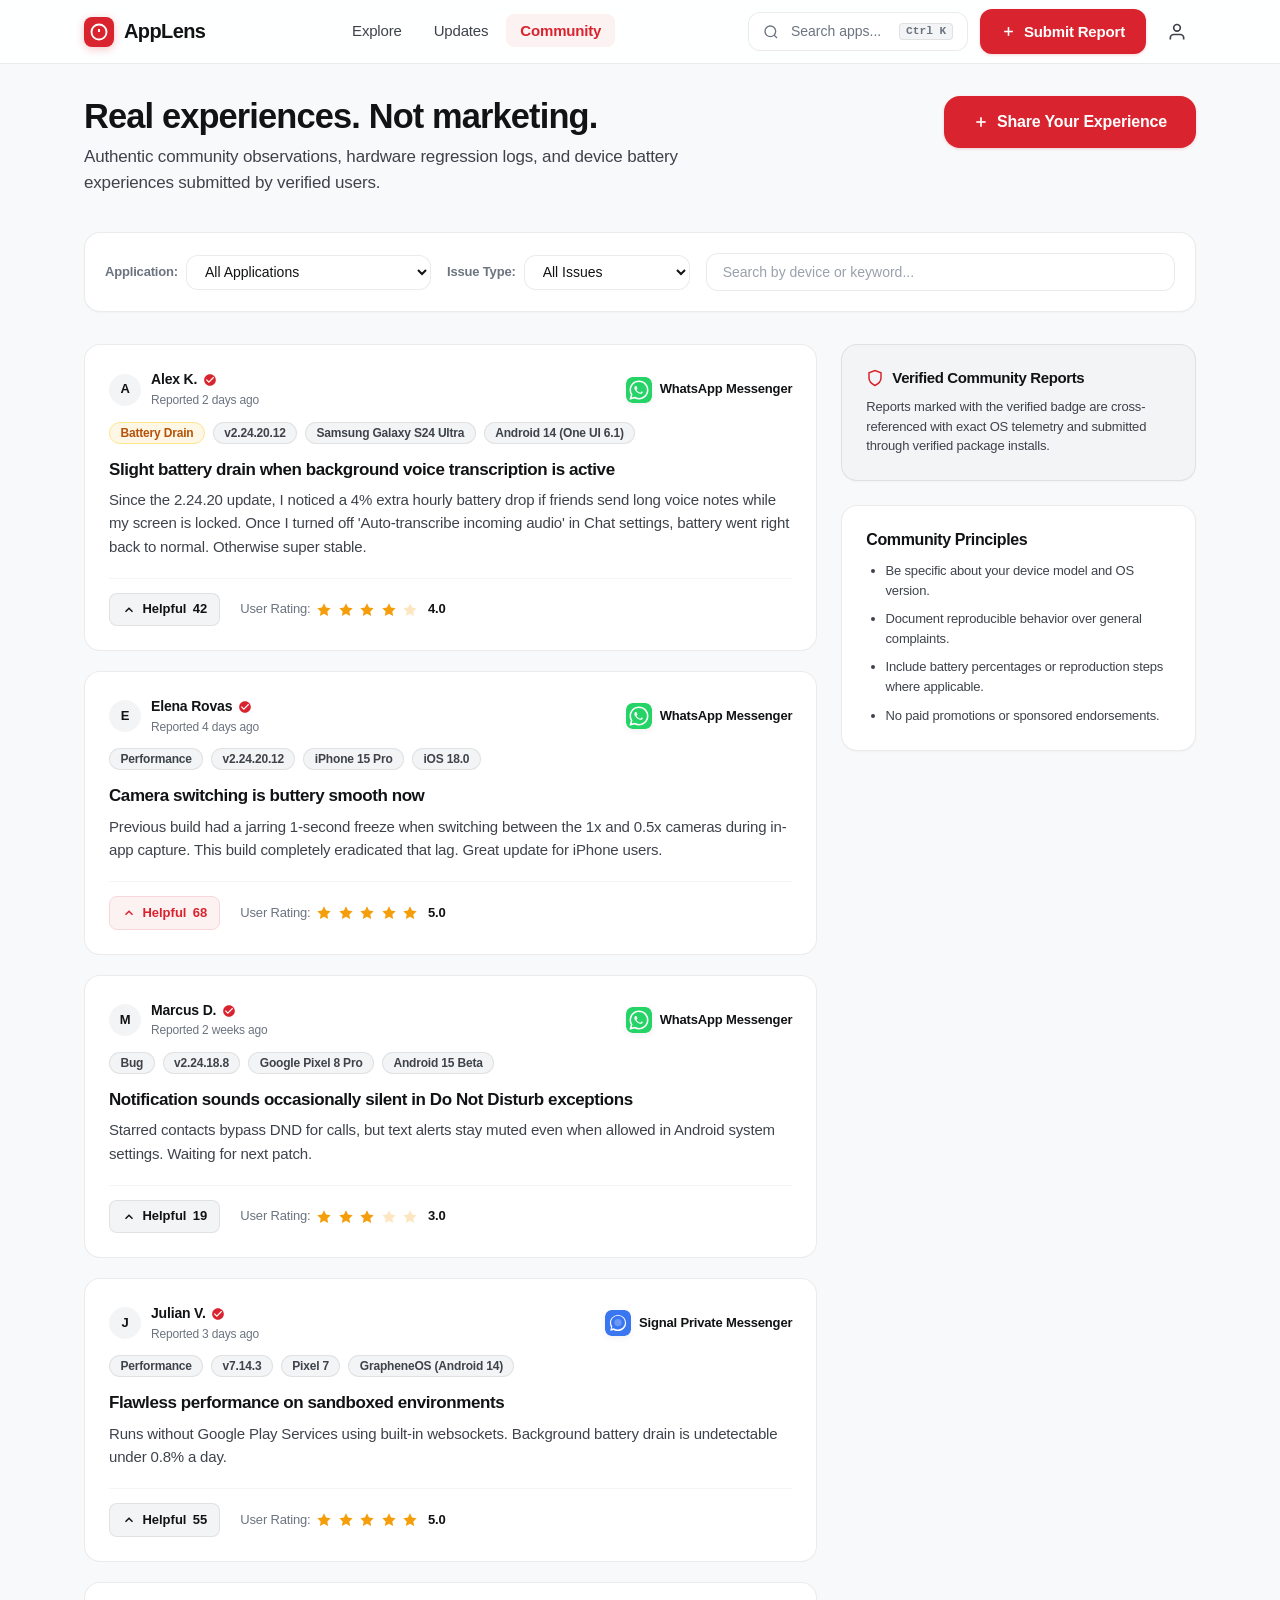
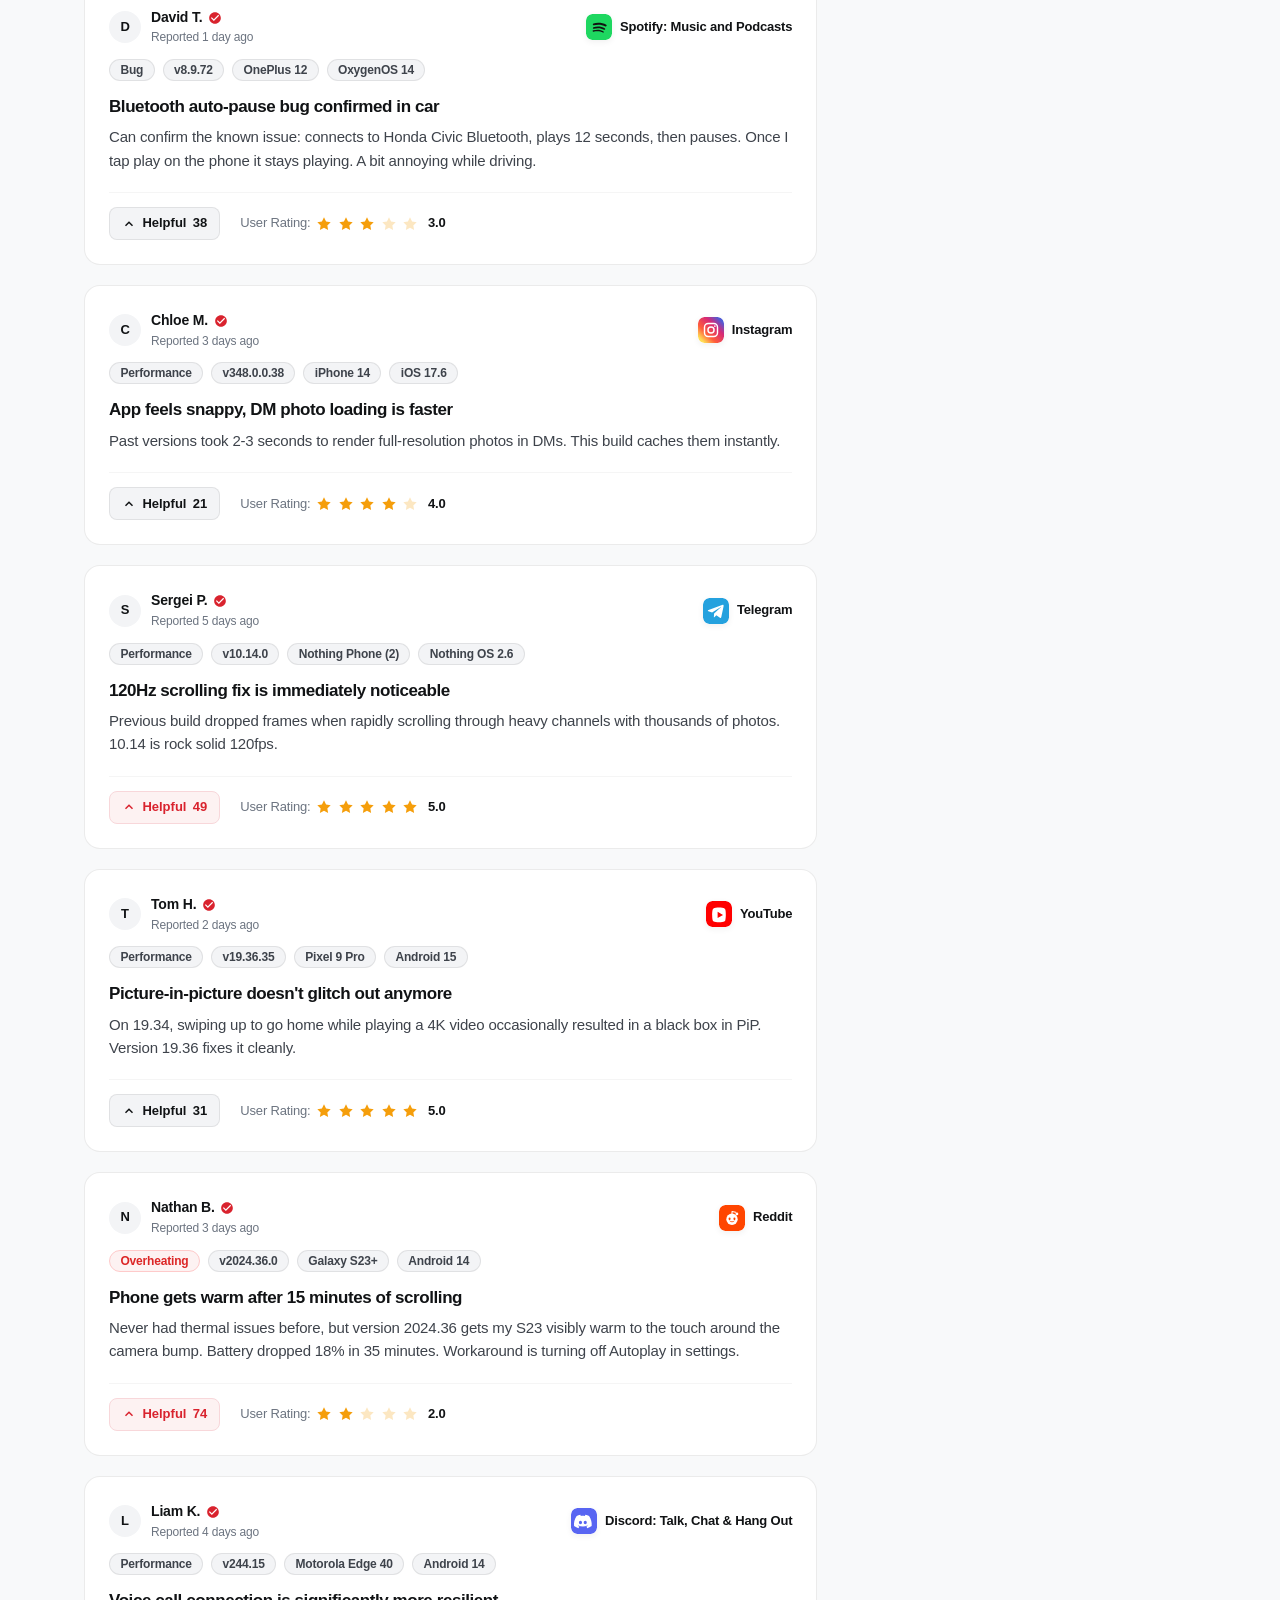
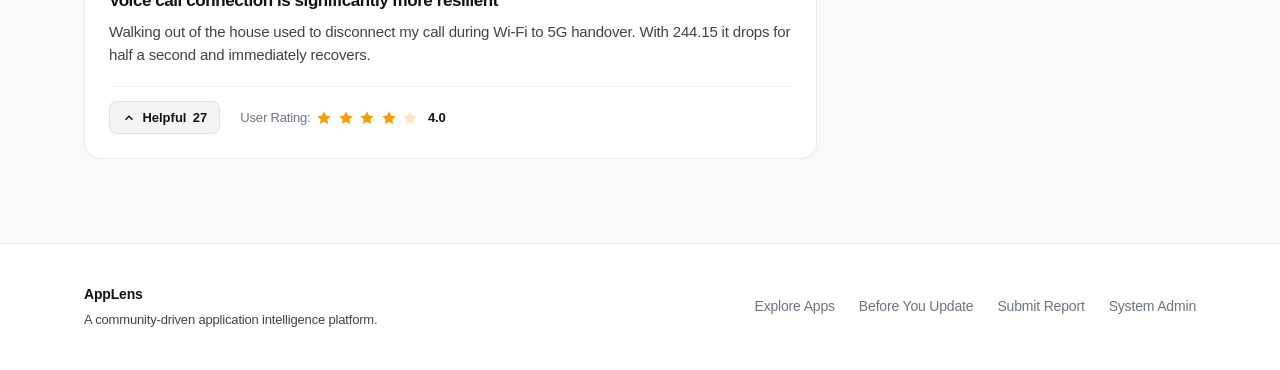
<file: AppLens/community.html>
<!DOCTYPE html>
<html lang="en">
<head>
  <meta charset="UTF-8">
  <meta name="viewport" content="width=device-width, initial-scale=1.0">
  <title>Community Reports — AppLens</title>
  <meta name="description" content="Real experiences and device-specific reports from people who actually use the apps.">
  
  <link href="https://cdn.jsdelivr.net/npm/bootstrap@5.3.3/dist/css/bootstrap.min.css" rel="stylesheet">
  <link rel="stylesheet" href="css/style.css">
  <link rel="stylesheet" href="css/components.css">
  <link rel="stylesheet" href="css/responsive.css">
</head>
<body>

  <!-- Top Acrylic Glass Navigation -->
  <header class="al-header al-glass">
    <div class="al-shell">
      <div class="al-header-inner">
        <a href="index.html" class="al-logo">
          <div class="al-logo-mark">
            <svg width="18" height="18" viewBox="0 0 24 24" fill="none" stroke="currentColor" stroke-width="2.5">
              <circle cx="12" cy="12" r="10"></circle>
              <line x1="12" y1="8" x2="12" y2="12"></line>
              <line x1="12" y1="16" x2="12.01" y2="16"></line>
            </svg>
          </div>
          <span>AppLens</span>
        </a>

        <ul class="al-nav-links">
          <li><a href="explore.html" class="al-nav-link">Explore</a></li>
          <li><a href="updates.html" class="al-nav-link">Updates</a></li>
          <li><a href="community.html" class="al-nav-link active">Community</a></li>
        </ul>

        <div class="al-header-actions">
          <button class="al-header-search-trigger js-search-trigger" type="button" aria-label="Open search">
            <svg width="16" height="16" viewBox="0 0 24 24" fill="none" stroke="currentColor" stroke-width="2">
              <circle cx="11" cy="11" r="8"></circle>
              <line x1="21" y1="21" x2="16.65" y2="16.65"></line>
            </svg>
            <span>Search apps...</span>
            <kbd class="al-kbd-hint">Ctrl K</kbd>
          </button>

          <a href="login.html" class="al-btn al-btn-primary al-header-report-btn js-login-required">
            <svg width="15" height="15" viewBox="0 0 24 24" fill="none" stroke="currentColor" stroke-width="2.5">
              <line x1="12" y1="5" x2="12" y2="19"></line>
              <line x1="5" y1="12" x2="19" y2="12"></line>
            </svg>
            <span>Submit Report</span>
          </a>

          <a href="login.html" class="al-btn al-btn-subtle" style="padding: 0.5rem; border-radius: var(--al-radius-full);" title="Sign in">
            <svg width="20" height="20" viewBox="0 0 24 24" fill="none" stroke="currentColor" stroke-width="2">
              <path d="M20 21v-2a4 4 0 0 0-4-4H8a4 4 0 0 0-4 4v2"></path>
              <circle cx="12" cy="7" r="4"></circle>
            </svg>
          </a>
        </div>
      </div>
    </div>
  </header>

  <!-- Main Content -->
  <main class="al-main">
    <div class="al-shell">
      
      <!-- Headline & Subtitle -->
      <div style="display: flex; align-items: flex-start; justify-content: space-between; flex-wrap: wrap; gap: 1.5rem; margin-bottom: 2.25rem;">
        <div style="max-width: 640px;">
          <h1 style="font-size: 2.15rem; margin-bottom: 0.4rem;">Real experiences. Not marketing.</h1>
          <p style="color: var(--al-text-secondary); font-size: 1.0625rem; line-height: 1.55; margin: 0;">
            Authentic community observations, hardware regression logs, and device battery experiences submitted by verified users.
          </p>
        </div>

        <a href="login.html" class="al-btn al-btn-primary al-btn-lg js-login-required">
          <svg width="16" height="16" viewBox="0 0 24 24" fill="none" stroke="currentColor" stroke-width="2.5">
            <line x1="12" y1="5" x2="12" y2="19"></line>
            <line x1="5" y1="12" x2="19" y2="12"></line>
          </svg>
          <span>Share Your Experience</span>
        </a>
      </div>

      <!-- Filters & Control Strip -->
      <div style="background: var(--al-surface); border: 1px solid var(--al-border); border-radius: var(--al-radius-lg); padding: 1.25rem; margin-bottom: 2rem; box-shadow: var(--al-shadow-xs);">
        <div style="display: flex; gap: 1rem; flex-wrap: wrap; align-items: center; justify-content: space-between;">
          
          <!-- App filter dropdown -->
          <div style="display: flex; align-items: center; gap: 0.5rem; min-width: 220px;">
            <span style="font-size: 0.8125rem; font-weight: 600; color: var(--al-text-muted);">Application:</span>
            <select id="filter-app" class="al-input" style="padding: 0.45rem 0.875rem; font-size: 0.875rem;">
              <option value="all">All Applications</option>
              <!-- Populated via JS -->
            </select>
          </div>

          <!-- Issue type filter dropdown -->
          <div style="display: flex; align-items: center; gap: 0.5rem;">
            <span style="font-size: 0.8125rem; font-weight: 600; color: var(--al-text-muted);">Issue Type:</span>
            <select id="filter-issue" class="al-input" style="width: auto; padding: 0.45rem 0.875rem; font-size: 0.875rem;">
              <option value="all">All Issues</option>
              <option value="Battery">Battery Drain</option>
              <option value="Heating">Overheating</option>
              <option value="Performance">Performance / Lag</option>
              <option value="Bug">Bug / Glitch</option>
              <option value="Crash">Crash / Freeze</option>
              <option value="Privacy">Privacy Concern</option>
            </select>
          </div>

          <!-- Keyword search inside reports -->
          <div style="flex: 1; min-width: 240px; position: relative;">
            <input 
              type="text" 
              id="filter-search" 
              class="al-input" 
              style="padding: 0.45rem 1rem; font-size: 0.875rem;" 
              placeholder="Search by device or keyword..."
            >
          </div>
        </div>
      </div>

      <!-- Feed Layout -->
      <div class="row g-4">
        
        <!-- Left: Reports Feed List -->
        <div class="col-lg-8">
          <div id="reports-feed">
            <!-- Populated via JS -->
          </div>
        </div>

        <!-- Right: Community Guidelines & Verification Explanation -->
        <div class="col-lg-4">
          
          <div class="al-card mb-4" style="background: var(--al-surface-alt);">
            <div style="display: flex; align-items: center; gap: 0.5rem; margin-bottom: 0.6rem;">
              <svg width="18" height="18" viewBox="0 0 24 24" fill="none" stroke="var(--al-red)" stroke-width="2">
                <path d="M12 22s8-4 8-10V5l-8-3-8 3v7c0 6 8 10 8 10z"></path>
              </svg>
              <h4 style="font-size: 0.9375rem; font-weight: 650; margin: 0;">Verified Community Reports</h4>
            </div>
            <p style="font-size: 0.8125rem; color: var(--al-text-secondary); margin: 0; line-height: 1.5;">
              Reports marked with the verified badge are cross-referenced with exact OS telemetry and submitted through verified package installs.
            </p>
          </div>

          <div class="al-card">
            <h4 style="font-size: 1rem; font-weight: 650; margin-bottom: 0.75rem;">Community Principles</h4>
            <ul style="padding-left: 1.2rem; margin: 0; font-size: 0.8125rem; color: var(--al-text-secondary); display: flex; flex-direction: column; gap: 0.5rem;">
              <li>Be specific about your device model and OS version.</li>
              <li>Document reproducible behavior over general complaints.</li>
              <li>Include battery percentages or reproduction steps where applicable.</li>
              <li>No paid promotions or sponsored endorsements.</li>
            </ul>
          </div>

        </div>

      </div>

    </div>
  </main>

  <!-- Mobile Bottom Navigation Bar -->
  <nav class="al-mobile-bottom-nav">
    <a href="index.html" class="al-mobile-nav-item">
      <svg viewBox="0 0 24 24" fill="none" stroke="currentColor"><path d="M3 9l9-7 9 7v11a2 2 0 0 1-2 2H5a2 2 0 0 1-2-2z"></path></svg>
      <span>Home</span>
    </a>
    <a href="explore.html" class="al-mobile-nav-item">
      <svg viewBox="0 0 24 24" fill="none" stroke="currentColor"><circle cx="11" cy="11" r="8"></circle><line x1="21" y1="21" x2="16.65" y2="16.65"></line></svg>
      <span>Explore</span>
    </a>
    <a href="updates.html" class="al-mobile-nav-item">
      <svg viewBox="0 0 24 24" fill="none" stroke="currentColor"><polyline points="23 4 23 10 17 10"></polyline><polyline points="1 20 1 14 7 14"></polyline><path d="M3.51 9a9 9 0 0 1 14.85-3.36L23 10M1 14l4.64 4.36A9 9 0 0 0 20.49 15"></path></svg>
      <span>Updates</span>
    </a>
    <a href="community.html" class="al-mobile-nav-item active">
      <svg viewBox="0 0 24 24" fill="none" stroke="currentColor"><path d="M21 15a2 2 0 0 1-2 2H7l-4 4V5a2 2 0 0 1 2-2h14a2 2 0 0 1 2 2z"></path></svg>
      <span>Community</span>
    </a>
    <a href="login.html" class="al-mobile-nav-item">
      <svg viewBox="0 0 24 24" fill="none" stroke="currentColor"><path d="M20 21v-2a4 4 0 0 0-4-4H8a4 4 0 0 0-4 4v2"></path><circle cx="12" cy="7" r="4"></circle></svg>
      <span>Sign in</span>
    </a>
  </nav>

  <!-- Footer -->
  <footer class="al-footer">
    <div class="al-shell">
      <div style="display: flex; justify-content: space-between; align-items: center; flex-wrap: wrap; gap: 1.5rem;">
        <div>
          <div style="font-weight: 700; color: var(--al-text-main); margin-bottom: 0.25rem;">AppLens</div>
          <p style="margin: 0; font-size: 0.8125rem;">A community-driven application intelligence platform.</p>
        </div>
        <div class="al-footer-links">
          <a href="explore.html">Explore Apps</a>
          <a href="updates.html">Before You Update</a>
          <a href="login.html" class="js-login-required">Submit Report</a>
          <a href="admin.html">System Admin</a>
        </div>
      </div>
    </div>
  </footer>

  <!-- Scripts -->
  <script src="https://cdn.jsdelivr.net/npm/bootstrap@5.3.3/dist/js/bootstrap.bundle.min.js"></script>
  <script src="js/mock-data.js"></script>
  <script src="js/main.js"></script>
  <script src="js/navigation.js"></script>
  <script src="js/search.js"></script>
  <script src="js/animations.js"></script>

  <script>
    document.addEventListener("DOMContentLoaded", function () {
      const feedContainer = document.getElementById("reports-feed");
      const appFilter = document.getElementById("filter-app");
      const issueFilter = document.getElementById("filter-issue");
      const searchFilter = document.getElementById("filter-search");

      // Check URL for default app filter
      const urlAppId = new URLSearchParams(window.location.search).get("id");

      // Populate app filter dropdown
      if (appFilter && window.APPLENS_DATA) {
        window.APPLENS_DATA.apps.forEach(app => {
          const opt = document.createElement("option");
          opt.value = app.id;
          opt.textContent = app.name;
          if (urlAppId && urlAppId === app.id) {
            opt.selected = true;
          }
          appFilter.appendChild(opt);
        });
      }

      function getAllReports() {
        let all = [];
        window.APPLENS_DATA.apps.forEach(app => {
          const reps = window.AppLens.getReportsForApp(app.id);
          reps.forEach(r => {
            all.push({
              ...r,
              appName: app.name,
              appIcon: app.icon,
              appId: app.id
            });
          });
        });
        return all;
      }

      function renderFeed() {
        const selectedApp = appFilter.value;
        const selectedIssue = issueFilter.value;
        const query = searchFilter.value.trim().toLowerCase();

        let reports = getAllReports();

        let filtered = reports.filter(r => {
          const matchApp = selectedApp === "all" || r.appId === selectedApp;
          const matchIssue = selectedIssue === "all" || r.issueType === selectedIssue;
          const matchQuery = !query || 
                             r.title.toLowerCase().includes(query) ||
                             r.content.toLowerCase().includes(query) ||
                             r.device.toLowerCase().includes(query) ||
                             r.appName.toLowerCase().includes(query);
          return matchApp && matchIssue && matchQuery;
        });

        if (filtered.length === 0) {
          feedContainer.innerHTML = `
            <div class="al-card" style="padding: 3rem 1.5rem; text-align: center;">
              <p style="font-weight: 600; margin-bottom: 0.4rem;">No community reports match your filters</p>
              <span style="font-size: 0.875rem; color: var(--al-text-muted);">Try selecting "All Applications" or clearing the search query.</span>
            </div>
          `;
          return;
        }

        let html = "";
        filtered.forEach(rep => {
          const issueBadge = rep.issueType === "Battery" 
            ? `<span class="al-badge al-badge-caution">Battery Drain</span>`
            : (rep.issueType === "Heating" ? `<span class="al-badge al-badge-warning">Overheating</span>` : `<span class="al-badge al-badge-neutral">${rep.issueType}</span>`);

          html += `
            <article class="al-report-card">
              <div class="al-report-header">
                <div class="al-report-user-info">
                  <div style="width: 32px; height: 32px; border-radius: var(--al-radius-full); background: var(--al-surface-alt); display: flex; align-items: center; justify-content: center; font-weight: 600; font-size: 0.8125rem;">
                    ${rep.user.charAt(0)}
                  </div>
                  <div>
                    <div style="font-weight: 650; font-size: 0.875rem; display: flex; align-items: center; gap: 0.35rem;">
                      <span>${rep.user}</span>
                      ${rep.verified ? `<svg width="14" height="14" viewBox="0 0 24 24" fill="var(--al-red)"><path d="M12 2C6.48 2 2 6.48 2 12s4.48 10 10 10 10-4.48 10-10S17.52 2 12 2zm-2 15l-5-5 1.41-1.41L10 14.17l7.59-7.59L19 8l-9 9z"/></svg>` : ''}
                    </div>
                    <div style="font-size: 0.75rem; color: var(--al-text-muted);">
                      Reported ${rep.date}
                    </div>
                  </div>
                </div>

                <a href="application.html?id=${rep.appId}" style="display: flex; align-items: center; gap: 0.5rem; text-decoration: none;">
                  <div class="al-app-icon sm" style="width: 26px; height: 26px; border-radius: 6px;">
                    ${rep.appIcon}
                  </div>
                  <span style="font-size: 0.8125rem; font-weight: 600; color: var(--al-text-main);">${rep.appName}</span>
                </a>
              </div>

              <div class="al-report-meta-pills">
                ${issueBadge}
                <span class="al-badge al-badge-neutral">v${rep.appVersion}</span>
                <span class="al-badge al-badge-neutral">${rep.device}</span>
                <span class="al-badge al-badge-neutral">${rep.osVersion}</span>
              </div>

              <h3 style="font-size: 1.0625rem; font-weight: 650; margin-bottom: 0.5rem; color: var(--al-text-main);">
                ${rep.title}
              </h3>

              <p style="font-size: 0.9375rem; color: var(--al-text-secondary); line-height: 1.55; margin-bottom: 1.25rem;">
                ${rep.content}
              </p>

              <div class="al-report-actions">
                <button type="button" class="al-upvote-btn ${rep.userUpvoted ? 'upvoted' : ''}" data-report-id="${rep.id}">
                  <svg width="14" height="14" viewBox="0 0 24 24" fill="none" stroke="currentColor" stroke-width="2.5">
                    <polyline points="18 15 12 9 6 15"></polyline>
                  </svg>
                  <span>Helpful</span>
                  <span class="al-upvote-count">${rep.upvotes}</span>
                </button>

                <div style="display: flex; align-items: center; gap: 0.35rem; font-size: 0.8125rem;">
                  <span>User Rating:</span>
                  ${window.AppLens.renderStars(rep.rating)}
                </div>
              </div>
            </article>
          `;
        });

        feedContainer.innerHTML = html;
      }

      // Event listeners
      appFilter.addEventListener("change", renderFeed);
      issueFilter.addEventListener("change", renderFeed);
      searchFilter.addEventListener("input", renderFeed);

      // Initial render
      renderFeed();
    });
  </script>
</body>
</html>
</file>
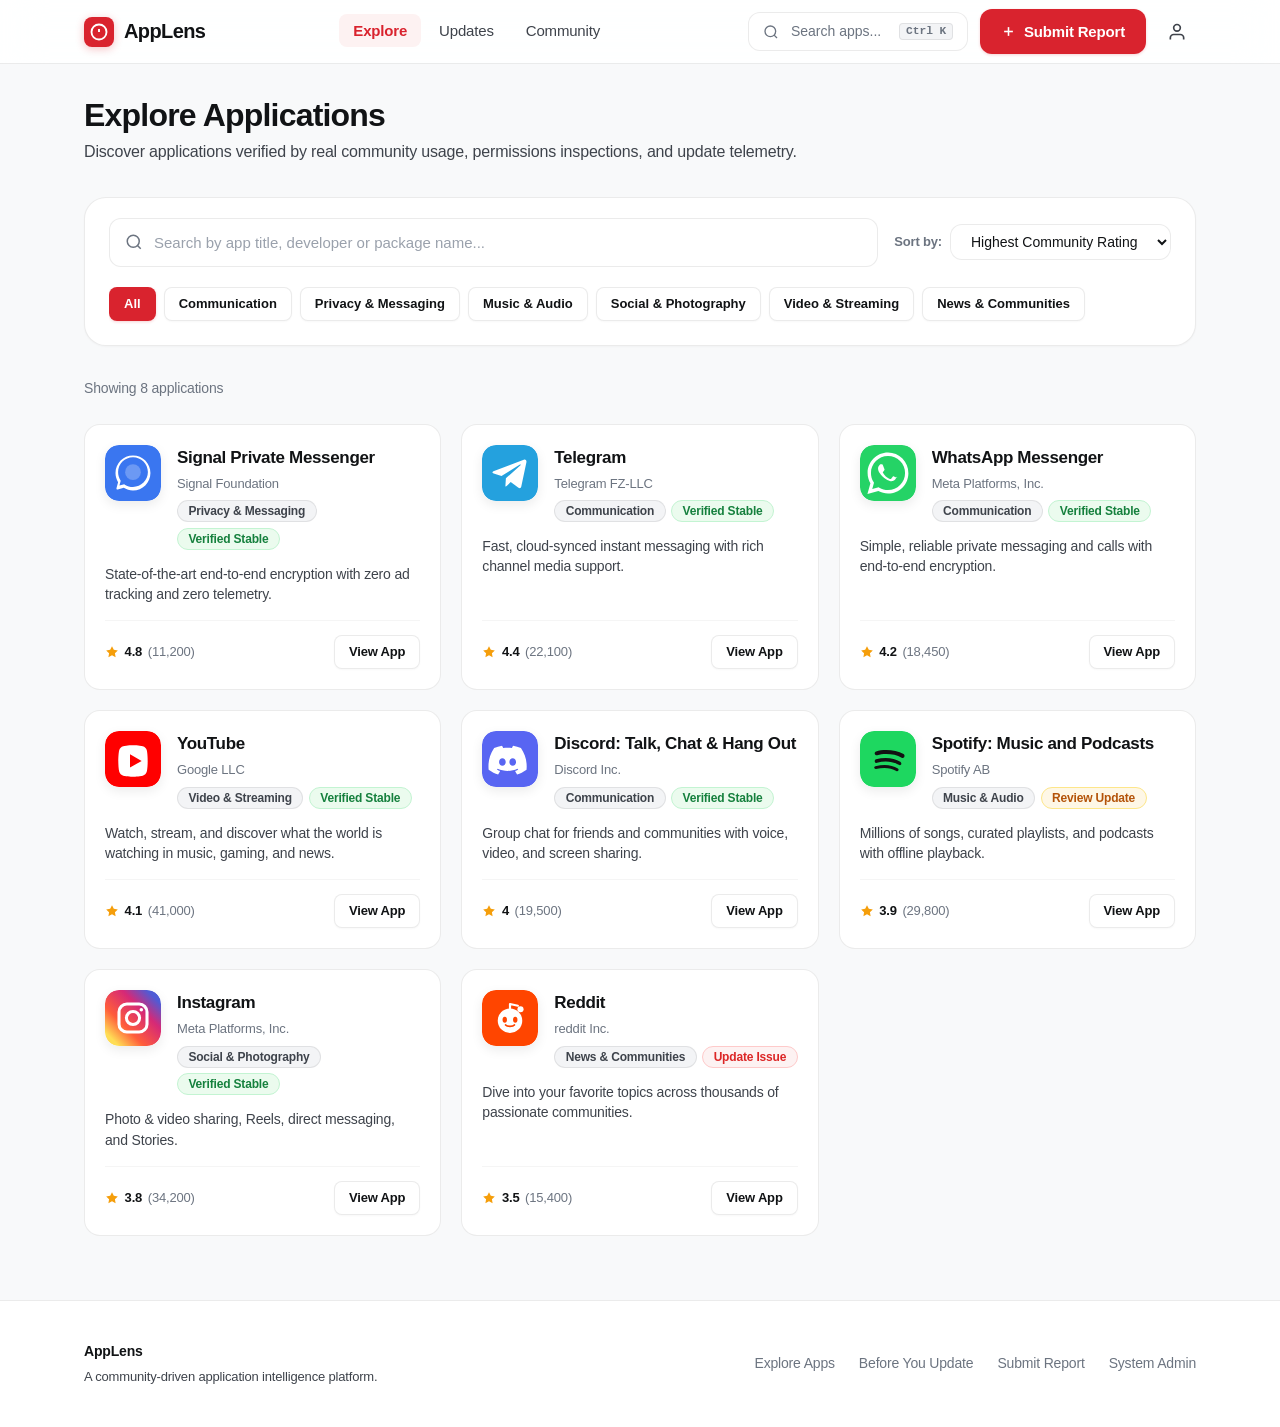
<file: AppLens/explore.html>
<!DOCTYPE html>
<html lang="en">
<head>
  <meta charset="UTF-8">
  <meta name="viewport" content="width=device-width, initial-scale=1.0">
  <title>Explore Applications — AppLens</title>
  <meta name="description" content="Discover mobile applications, review permissions, and inspect real-world community reports.">
  
  <link href="https://cdn.jsdelivr.net/npm/bootstrap@5.3.3/dist/css/bootstrap.min.css" rel="stylesheet">
  <link rel="stylesheet" href="css/style.css">
  <link rel="stylesheet" href="css/components.css">
  <link rel="stylesheet" href="css/responsive.css">
</head>
<body>

  <!-- Top Acrylic Glass Navigation -->
  <header class="al-header al-glass">
    <div class="al-shell">
      <div class="al-header-inner">
        <a href="index.html" class="al-logo">
          <div class="al-logo-mark">
            <svg width="18" height="18" viewBox="0 0 24 24" fill="none" stroke="currentColor" stroke-width="2.5">
              <circle cx="12" cy="12" r="10"></circle>
              <line x1="12" y1="8" x2="12" y2="12"></line>
              <line x1="12" y1="16" x2="12.01" y2="16"></line>
            </svg>
          </div>
          <span>AppLens</span>
        </a>

        <ul class="al-nav-links">
          <li><a href="explore.html" class="al-nav-link active">Explore</a></li>
          <li><a href="updates.html" class="al-nav-link">Updates</a></li>
          <li><a href="community.html" class="al-nav-link">Community</a></li>
        </ul>

        <div class="al-header-actions">
          <button class="al-header-search-trigger js-search-trigger" type="button" aria-label="Open search">
            <svg width="16" height="16" viewBox="0 0 24 24" fill="none" stroke="currentColor" stroke-width="2">
              <circle cx="11" cy="11" r="8"></circle>
              <line x1="21" y1="21" x2="16.65" y2="16.65"></line>
            </svg>
            <span>Search apps...</span>
            <kbd class="al-kbd-hint">Ctrl K</kbd>
          </button>

          <a href="login.html" class="al-btn al-btn-primary al-header-report-btn js-login-required">
            <svg width="15" height="15" viewBox="0 0 24 24" fill="none" stroke="currentColor" stroke-width="2.5">
              <line x1="12" y1="5" x2="12" y2="19"></line>
              <line x1="5" y1="12" x2="19" y2="12"></line>
            </svg>
            <span>Submit Report</span>
          </a>

          <a href="login.html" class="al-btn al-btn-subtle" style="padding: 0.5rem; border-radius: var(--al-radius-full);" title="Sign in">
            <svg width="20" height="20" viewBox="0 0 24 24" fill="none" stroke="currentColor" stroke-width="2">
              <path d="M20 21v-2a4 4 0 0 0-4-4H8a4 4 0 0 0-4 4v2"></path>
              <circle cx="12" cy="7" r="4"></circle>
            </svg>
          </a>
        </div>
      </div>
    </div>
  </header>

  <!-- Main Content -->
  <main class="al-main">
    <div class="al-shell">
      
      <!-- Page Header -->
      <div style="margin-bottom: 2rem;">
        <h1 style="font-size: 2rem; margin-bottom: 0.35rem;">Explore Applications</h1>
        <p style="color: var(--al-text-secondary); margin: 0;">
          Discover applications verified by real community usage, permissions inspections, and update telemetry.
        </p>
      </div>

      <!-- Discovery Search & Filters Bar -->
      <div style="background: var(--al-surface); border: 1px solid var(--al-border); border-radius: var(--al-radius-xl); padding: 1.25rem 1.5rem; margin-bottom: 2rem; box-shadow: var(--al-shadow-xs);">
        <div style="display: flex; gap: 1rem; flex-wrap: wrap; align-items: center; justify-content: space-between;">
          
          <!-- Search Input -->
          <div style="flex: 1; min-width: 260px; position: relative;">
            <svg width="18" height="18" viewBox="0 0 24 24" fill="none" stroke="currentColor" stroke-width="2" style="position: absolute; left: 1rem; top: 50%; transform: translateY(-50%); color: var(--al-text-muted);">
              <circle cx="11" cy="11" r="8"></circle>
              <line x1="21" y1="21" x2="16.65" y2="16.65"></line>
            </svg>
            <input 
              type="text" 
              id="explore-search-input" 
              class="al-input" 
              style="padding-left: 2.75rem;" 
              placeholder="Search by app title, developer or package name..."
            >
          </div>

          <!-- Sort Select -->
          <div style="display: flex; align-items: center; gap: 0.5rem;">
            <span style="font-size: 0.8125rem; font-weight: 600; color: var(--al-text-muted);">Sort by:</span>
            <select id="explore-sort-select" class="al-input" style="width: auto; padding: 0.5rem 1rem; font-size: 0.875rem;">
              <option value="rating">Highest Community Rating</option>
              <option value="reviews">Most Reviews</option>
              <option value="name">Alphabetical</option>
            </select>
          </div>
        </div>

        <!-- Category Filter Pills -->
        <div id="category-pills" style="display: flex; gap: 0.5rem; margin-top: 1.25rem; overflow-x: auto; padding-bottom: 0.25rem; scrollbar-width: none;">
          <!-- Populated dynamically via JS -->
        </div>
      </div>

      <!-- Applications Count Indicator -->
      <div style="display: flex; justify-content: space-between; align-items: center; margin-bottom: 1rem;">
        <span id="results-count" style="font-size: 0.875rem; color: var(--al-text-muted); font-weight: 500;">
          Showing applications
        </span>
      </div>

      <!-- App Cards Grid -->
      <div id="explore-app-grid" class="al-app-grid">
        <!-- Rendered via JS -->
      </div>

    </div>
  </main>

  <!-- Mobile Bottom Navigation Bar -->
  <nav class="al-mobile-bottom-nav">
    <a href="index.html" class="al-mobile-nav-item">
      <svg viewBox="0 0 24 24" fill="none" stroke="currentColor"><path d="M3 9l9-7 9 7v11a2 2 0 0 1-2 2H5a2 2 0 0 1-2-2z"></path></svg>
      <span>Home</span>
    </a>
    <a href="explore.html" class="al-mobile-nav-item active">
      <svg viewBox="0 0 24 24" fill="none" stroke="currentColor"><circle cx="11" cy="11" r="8"></circle><line x1="21" y1="21" x2="16.65" y2="16.65"></line></svg>
      <span>Explore</span>
    </a>
    <a href="updates.html" class="al-mobile-nav-item">
      <svg viewBox="0 0 24 24" fill="none" stroke="currentColor"><polyline points="23 4 23 10 17 10"></polyline><polyline points="1 20 1 14 7 14"></polyline><path d="M3.51 9a9 9 0 0 1 14.85-3.36L23 10M1 14l4.64 4.36A9 9 0 0 0 20.49 15"></path></svg>
      <span>Updates</span>
    </a>
    <a href="community.html" class="al-mobile-nav-item">
      <svg viewBox="0 0 24 24" fill="none" stroke="currentColor"><path d="M21 15a2 2 0 0 1-2 2H7l-4 4V5a2 2 0 0 1 2-2h14a2 2 0 0 1 2 2z"></path></svg>
      <span>Community</span>
    </a>
    <a href="login.html" class="al-mobile-nav-item">
      <svg viewBox="0 0 24 24" fill="none" stroke="currentColor"><path d="M20 21v-2a4 4 0 0 0-4-4H8a4 4 0 0 0-4 4v2"></path><circle cx="12" cy="7" r="4"></circle></svg>
      <span>Sign in</span>
    </a>
  </nav>

  <!-- Footer -->
  <footer class="al-footer">
    <div class="al-shell">
      <div style="display: flex; justify-content: space-between; align-items: center; flex-wrap: wrap; gap: 1.5rem;">
        <div>
          <div style="font-weight: 700; color: var(--al-text-main); margin-bottom: 0.25rem;">AppLens</div>
          <p style="margin: 0; font-size: 0.8125rem;">A community-driven application intelligence platform.</p>
        </div>
        <div class="al-footer-links">
          <a href="explore.html">Explore Apps</a>
          <a href="updates.html">Before You Update</a>
          <a href="login.html" class="js-login-required">Submit Report</a>
          <a href="admin.html">System Admin</a>
        </div>
      </div>
    </div>
  </footer>

  <!-- Scripts -->
  <script src="https://cdn.jsdelivr.net/npm/bootstrap@5.3.3/dist/js/bootstrap.bundle.min.js"></script>
  <script src="js/mock-data.js"></script>
  <script src="js/main.js"></script>
  <script src="js/navigation.js"></script>
  <script src="js/search.js"></script>
  <script src="js/animations.js"></script>

  <script>
    document.addEventListener("DOMContentLoaded", function () {
      let activeCategory = "All";
      let searchQuery = "";
      let sortMode = "rating";

      const grid = document.getElementById("explore-app-grid");
      const searchInput = document.getElementById("explore-search-input");
      const sortSelect = document.getElementById("explore-sort-select");
      const pillsContainer = document.getElementById("category-pills");
      const countEl = document.getElementById("results-count");

      // Render category pills
      if (pillsContainer && window.APPLENS_DATA) {
        let pillsHtml = "";
        window.APPLENS_DATA.categories.forEach(cat => {
          pillsHtml += `
            <button class="al-btn al-btn-sm ${cat === activeCategory ? 'al-btn-primary' : 'al-btn-secondary'}" data-category="${cat}">
              ${cat}
            </button>
          `;
        });
        pillsContainer.innerHTML = pillsHtml;

        pillsContainer.addEventListener("click", (e) => {
          const btn = e.target.closest("button");
          if (!btn) return;
          activeCategory = btn.getAttribute("data-category");
          
          pillsContainer.querySelectorAll("button").forEach(b => {
            b.className = b.getAttribute("data-category") === activeCategory ? "al-btn al-btn-sm al-btn-primary" : "al-btn al-btn-sm al-btn-secondary";
          });

          renderApps();
        });
      }

      // Search input filter
      searchInput.addEventListener("input", function () {
        searchQuery = this.value.trim().toLowerCase();
        renderApps();
      });

      // Sort selection
      sortSelect.addEventListener("change", function () {
        sortMode = this.value;
        renderApps();
      });

      function renderApps() {
        if (!grid || !window.APPLENS_DATA) return;

        let filtered = window.APPLENS_DATA.apps.filter(app => {
          const matchCat = activeCategory === "All" || app.category === activeCategory;
          const matchQuery = !searchQuery || 
                             app.name.toLowerCase().includes(searchQuery) ||
                             app.developer.toLowerCase().includes(searchQuery) ||
                             app.packageName.toLowerCase().includes(searchQuery) ||
                             app.shortDescription.toLowerCase().includes(searchQuery);
          return matchCat && matchQuery;
        });

        // Sorting
        if (sortMode === "rating") {
          filtered.sort((a, b) => b.rating - a.rating);
        } else if (sortMode === "reviews") {
          filtered.sort((a, b) => b.totalRatings - a.totalRatings);
        } else if (sortMode === "name") {
          filtered.sort((a, b) => a.name.localeCompare(b.name));
        }

        countEl.textContent = `Showing ${filtered.length} application${filtered.length === 1 ? '' : 's'}`;

        if (filtered.length === 0) {
          grid.innerHTML = `
            <div style="grid-column: 1 / -1; padding: 4rem 1rem; text-align: center; background: var(--al-surface); border: 1px solid var(--al-border); border-radius: var(--al-radius-xl);">
              <h3 style="font-size: 1.25rem; margin-bottom: 0.5rem;">No matching applications found</h3>
              <p style="color: var(--al-text-muted); margin-bottom: 1.25rem;">Try adjusting your search keywords or switching category filters.</p>
              <button class="al-btn al-btn-secondary al-btn-sm" onclick="document.getElementById('explore-search-input').value=''; document.querySelector('[data-category=All]').click();">
                Reset filters
              </button>
            </div>
          `;
          return;
        }

        let html = "";
        filtered.forEach(app => {
          // Subtle update indicator badge
          const updateBadge = app.updateVerdict === "warning"
            ? `<span class="al-badge al-badge-warning">Update Issue</span>`
            : (app.updateVerdict === "caution" ? `<span class="al-badge al-badge-caution">Review Update</span>` : `<span class="al-badge al-badge-safe">Verified Stable</span>`);

          html += `
            <a href="application.html?id=${app.id}" class="al-app-card">
              <div class="al-app-card-top">
                <div class="al-app-icon">
                  ${app.icon}
                </div>
                <div class="al-app-card-info">
                  <div class="al-app-card-name">${app.name}</div>
                  <div class="al-app-card-dev">${app.developer}</div>
                  <div style="display: flex; gap: 0.35rem; flex-wrap: wrap;">
                    <span class="al-badge al-badge-neutral">${app.category}</span>
                    ${updateBadge}
                  </div>
                </div>
              </div>
              
              <div class="al-app-card-desc">
                ${app.shortDescription}
              </div>

              <div class="al-app-card-footer">
                <div style="display: flex; align-items: center; gap: 0.35rem; font-weight: 600;">
                  <svg class="al-rating-star" width="14" height="14" viewBox="0 0 24 24" fill="currentColor"><path d="M12 2l3.09 6.26L22 9.27l-5 4.87 1.18 6.88L12 17.77l-6.18 3.25L7 14.14 2 9.27l6.91-1.01L12 2z"/></svg>
                  <span>${app.rating}</span>
                  <span style="color: var(--al-text-muted); font-weight: 400;">(${app.totalRatings.toLocaleString()})</span>
                </div>
                <span class="al-btn al-btn-secondary al-btn-sm" style="pointer-events: none;">View App</span>
              </div>
            </a>
          `;
        });

        grid.innerHTML = html;
      }

      // Initial render
      renderApps();
    });
  </script>
</body>
</html>
</file>
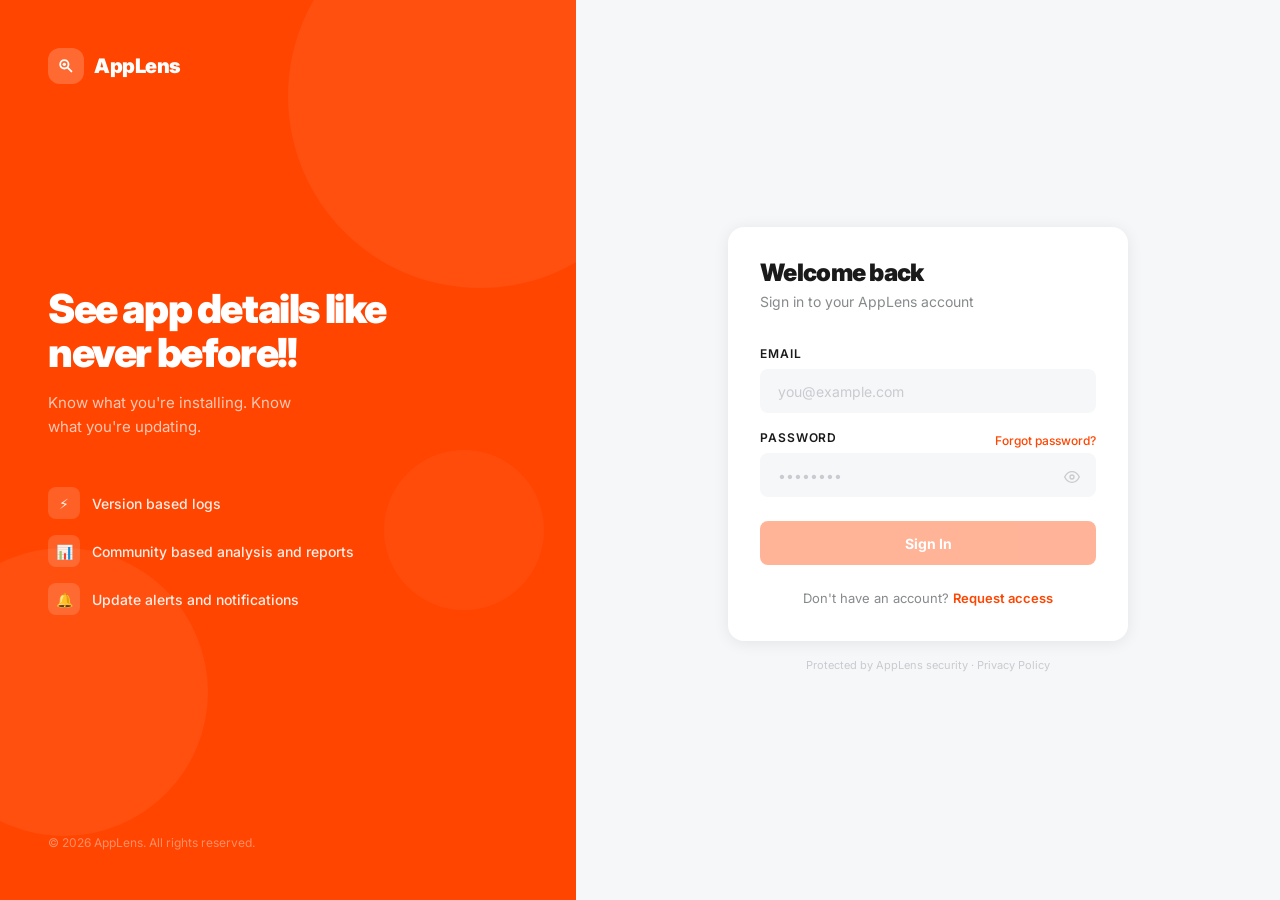
<file: AppLens/login.html>
<!doctype html>
<html lang="en">
  <head>
    <meta charset="utf-8">
    <meta name="viewport" content="width=device-width, initial-scale=1">
    <meta name="description" content="Sign in to AppLens.">
    <title>Sign in | AppLens</title>
    <link href="https://cdn.jsdelivr.net/npm/bootstrap@5.3.3/dist/css/bootstrap.min.css" rel="stylesheet">
    <link rel="preconnect" href="https://fonts.googleapis.com">
    <link rel="preconnect" href="https://fonts.gstatic.com" crossorigin>
    <link href="https://fonts.googleapis.com/css2?family=Inter:wght@400;500;600;700;800;900&display=swap" rel="stylesheet">
    <link rel="stylesheet" href="css/login.css">
  </head>
  <body>
    <main class="login-page container-fluid p-0">
      <div class="row g-0 min-vh-100">
        <aside class="col-lg-5 brand-panel d-none d-lg-flex flex-column justify-content-between" aria-label="About AppLens">
          <div class="decor decor-top"></div><div class="decor decor-bottom"></div><div class="decor decor-middle"></div>
          <a class="brand brand-light" href="index.html" aria-label="AppLens home">
            <span class="brand-mark"><svg viewBox="0 0 24 24" aria-hidden="true"><circle cx="10" cy="10" r="5"></circle><path d="M14 14l4.5 4.5"></path><circle class="lens-dot" cx="10" cy="10" r="2"></circle></svg></span><span>AppLens</span>
          </a>
          <section class="brand-content">
            <h2>See app details like never before!!</h2>
            <p>Know what you're installing. Know what you're updating.</p>
            <ul class="feature-list list-unstyled mb-0">
              <li><span>⚡</span>Version based logs</li>
              <li><span>📊</span>Community based analysis and reports</li>
              <li><span>🔔</span>Update alerts and notifications</li>
            </ul>
          </section>
          <p class="copyright mb-0">© 2026 AppLens. All rights reserved.</p>
        </aside>

        <section class="col-lg-7 login-panel d-flex align-items-center justify-content-center">
          <div class="login-content w-100">
            <a class="brand brand-dark d-flex d-lg-none justify-content-center" href="index.html" aria-label="AppLens home">
              <span class="brand-mark"><svg viewBox="0 0 24 24" aria-hidden="true"><circle cx="10" cy="10" r="5"></circle><path d="M14 14l4.5 4.5"></path><circle class="lens-dot" cx="10" cy="10" r="2"></circle></svg></span><span>AppLens</span>
            </a>
            <div class="login-card">
              <header><h1>Welcome back</h1><p>Sign in to your AppLens account</p></header>
              <form id="login-form" novalidate>
                <div class="mb-3">
                  <label for="email" class="form-label">Email</label>
                  <input id="email" name="email" class="form-control" type="email" placeholder="you@example.com" autocomplete="email" required>
                </div>
                <div class="mb-3">
                  <div class="d-flex justify-content-between align-items-center"><label for="password" class="form-label">Password</label><a class="form-link" href="mailto:support@applens.example?subject=Password%20reset">Forgot password?</a></div>
                  <div class="password-field"><input id="password" name="password" class="form-control" type="password" placeholder="••••••••" autocomplete="current-password" required><button id="password-toggle" class="password-toggle" type="button" aria-label="Show password" aria-pressed="false"><svg class="eye-open" viewBox="0 0 24 24" aria-hidden="true"><path d="M1 12s4-8 11-8 11 8 11 8-4 8-11 8-11-8-11-8z"></path><circle cx="12" cy="12" r="3"></circle></svg><svg class="eye-closed d-none" viewBox="0 0 24 24" aria-hidden="true"><path d="M17.94 17.94A10.07 10.07 0 0 1 12 20c-7 0-11-8-11-8a18.45 18.45 0 0 1 5.06-5.94M9.9 4.24A9.12 9.12 0 0 1 12 4c7 0 11 8 11 8a18.5 18.5 0 0 1-2.16 3.19m-6.72-1.07a3 3 0 1 1-4.24-4.24"></path><line x1="1" y1="1" x2="23" y2="23"></line></svg></button></div>
                </div>
                <button id="submit-button" class="btn btn-primary sign-in-button w-100" type="submit" disabled>Sign In</button>
              </form>
              <p class="access-copy">Don't have an account? <a class="form-link" href="mailto:support@applens.example?subject=Request%20access">Request access</a></p>
            </div>
            <p class="security-copy">Protected by AppLens security · <a href="privacy.html">Privacy Policy</a></p>
          </div>
        </section>
      </div>
    </main>
    <script src="js/login.js"></script>
  </body>
</html>
</file>
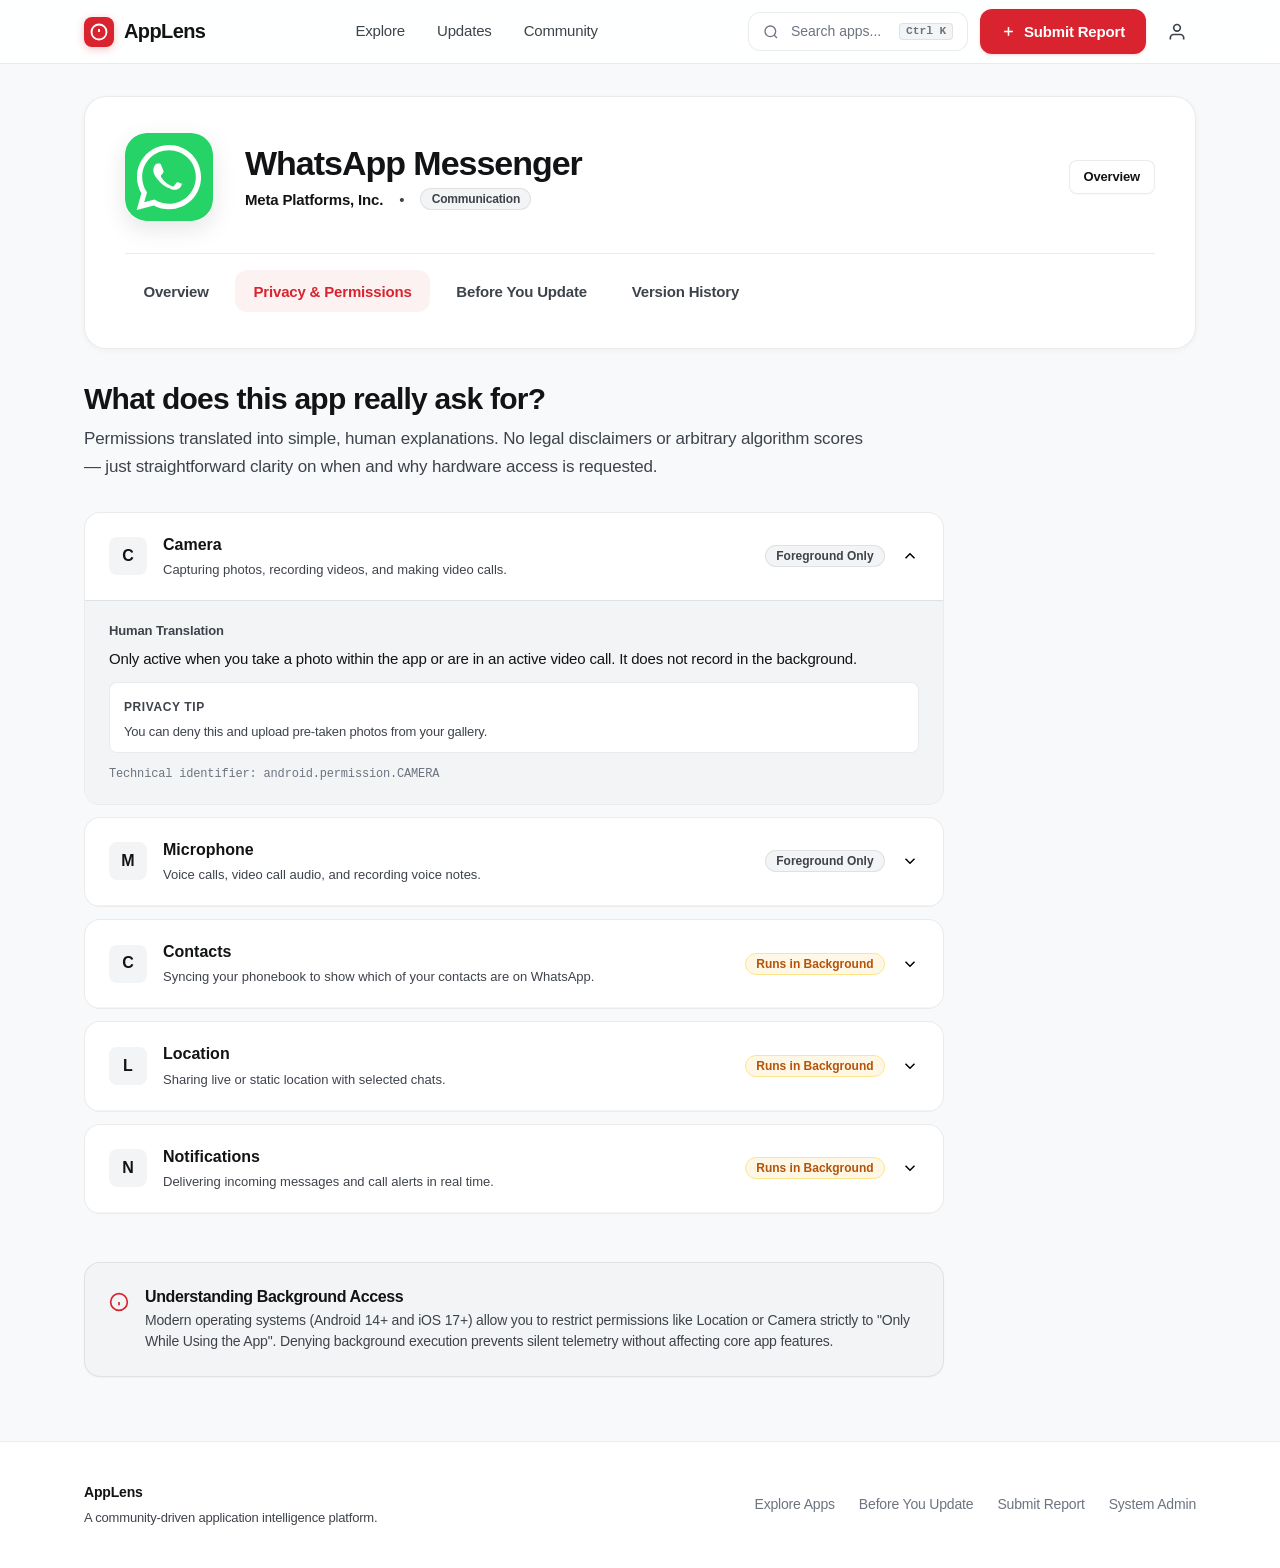
<file: AppLens/privacy.html>
<!DOCTYPE html>
<html lang="en">
<head>
  <meta charset="UTF-8">
  <meta name="viewport" content="width=device-width, initial-scale=1.0">
  <title>Privacy & Permissions — AppLens</title>
  <meta name="description" content="Plain-language privacy and permission breakdown for mobile applications.">
  
  <link href="https://cdn.jsdelivr.net/npm/bootstrap@5.3.3/dist/css/bootstrap.min.css" rel="stylesheet">
  <link rel="stylesheet" href="css/style.css">
  <link rel="stylesheet" href="css/components.css">
  <link rel="stylesheet" href="css/responsive.css">
</head>
<body>

  <!-- Top Acrylic Glass Navigation -->
  <header class="al-header al-glass">
    <div class="al-shell">
      <div class="al-header-inner">
        <a href="index.html" class="al-logo">
          <div class="al-logo-mark">
            <svg width="18" height="18" viewBox="0 0 24 24" fill="none" stroke="currentColor" stroke-width="2.5">
              <circle cx="12" cy="12" r="10"></circle>
              <line x1="12" y1="8" x2="12" y2="12"></line>
              <line x1="12" y1="16" x2="12.01" y2="16"></line>
            </svg>
          </div>
          <span>AppLens</span>
        </a>

        <ul class="al-nav-links">
          <li><a href="explore.html" class="al-nav-link">Explore</a></li>
          <li><a href="updates.html" class="al-nav-link">Updates</a></li>
          <li><a href="community.html" class="al-nav-link">Community</a></li>
        </ul>

        <div class="al-header-actions">
          <button class="al-header-search-trigger js-search-trigger" type="button" aria-label="Open search">
            <svg width="16" height="16" viewBox="0 0 24 24" fill="none" stroke="currentColor" stroke-width="2">
              <circle cx="11" cy="11" r="8"></circle>
              <line x1="21" y1="21" x2="16.65" y2="16.65"></line>
            </svg>
            <span>Search apps...</span>
            <kbd class="al-kbd-hint">Ctrl K</kbd>
          </button>

          <a href="submit-report.html" class="al-btn al-btn-primary al-header-report-btn">
            <svg width="15" height="15" viewBox="0 0 24 24" fill="none" stroke="currentColor" stroke-width="2.5">
              <line x1="12" y1="5" x2="12" y2="19"></line>
              <line x1="5" y1="12" x2="19" y2="12"></line>
            </svg>
            <span>Submit Report</span>
          </a>

          <a href="login.html" class="al-btn al-btn-subtle" style="padding: 0.5rem; border-radius: var(--al-radius-full);" title="Sign in">
            <svg width="20" height="20" viewBox="0 0 24 24" fill="none" stroke="currentColor" stroke-width="2">
              <path d="M20 21v-2a4 4 0 0 0-4-4H8a4 4 0 0 0-4 4v2"></path>
              <circle cx="12" cy="7" r="4"></circle>
            </svg>
          </a>
        </div>
      </div>
    </div>
  </header>

  <!-- Main Content -->
  <main class="al-main">
    <div class="al-shell">
      
      <!-- App Header & Navigation Tabs -->
      <section class="al-app-detail-hero">
        <div class="al-app-hero-main">
          <div id="app-icon-container" class="al-app-icon lg"></div>
          <div class="al-app-hero-details">
            <h1 id="app-name" class="al-app-hero-title mb-1">Application Name</h1>
            <div class="al-app-hero-meta">
              <span id="app-developer" style="font-weight: 550; color: var(--al-text-main);">Developer</span>
              <span>•</span>
              <span id="app-category" class="al-badge al-badge-neutral">Category</span>
            </div>
          </div>
          <a id="btn-back-overview" href="#" class="al-btn al-btn-secondary al-btn-sm">
            Overview
          </a>
        </div>

        <div class="al-app-tabs-bar">
          <a id="tab-overview" href="#" class="al-app-tab">Overview</a>
          <a id="tab-privacy" href="#" class="al-app-tab active">Privacy & Permissions</a>
          <a id="tab-update" href="#" class="al-app-tab">Before You Update</a>
          <a id="tab-versions" href="#" class="al-app-tab">Version History</a>
        </div>
      </section>

      <!-- Headline Section -->
      <div style="max-width: 780px; margin: 2rem 0 2rem;">
        <h2 style="font-size: 1.875rem; margin-bottom: 0.5rem;">What does this app really ask for?</h2>
        <p style="color: var(--al-text-secondary); font-size: 1.0625rem; line-height: 1.6; margin: 0;">
          Permissions translated into simple, human explanations. No legal disclaimers or arbitrary algorithm scores — just straightforward clarity on when and why hardware access is requested.
        </p>
      </div>

      <!-- Expandable Permissions List (Progressive Disclosure) -->
      <div style="max-width: 860px;">
        <div id="permissions-accordion" class="al-perm-accordion mb-5">
          <!-- Populated dynamically via JS -->
        </div>

        <!-- Educational Note on Background Rights -->
        <div class="al-card" style="background: var(--al-surface-alt); border: 1px solid var(--al-border); padding: 1.5rem; margin-top: 2rem;">
          <div style="display: flex; gap: 1rem; align-items: flex-start;">
            <div style="color: var(--al-red); flex-shrink: 0; margin-top: 2px;">
              <svg width="20" height="20" viewBox="0 0 24 24" fill="none" stroke="currentColor" stroke-width="2">
                <circle cx="12" cy="12" r="10"></circle>
                <line x1="12" y1="16" x2="12" y2="12"></line>
                <line x1="12" y1="8" x2="12.01" y2="8"></line>
              </svg>
            </div>
            <div>
              <h4 style="font-size: 1rem; font-weight: 650; margin-bottom: 0.25rem;">Understanding Background Access</h4>
              <p style="font-size: 0.875rem; color: var(--al-text-secondary); margin: 0; line-height: 1.5;">
                Modern operating systems (Android 14+ and iOS 17+) allow you to restrict permissions like Location or Camera strictly to "Only While Using the App". Denying background execution prevents silent telemetry without affecting core app features.
              </p>
            </div>
          </div>
        </div>
      </div>

    </div>
  </main>

  <!-- Mobile Bottom Navigation Bar -->
  <nav class="al-mobile-bottom-nav">
    <a href="index.html" class="al-mobile-nav-item">
      <svg viewBox="0 0 24 24" fill="none" stroke="currentColor"><path d="M3 9l9-7 9 7v11a2 2 0 0 1-2 2H5a2 2 0 0 1-2-2z"></path></svg>
      <span>Home</span>
    </a>
    <a href="explore.html" class="al-mobile-nav-item">
      <svg viewBox="0 0 24 24" fill="none" stroke="currentColor"><circle cx="11" cy="11" r="8"></circle><line x1="21" y1="21" x2="16.65" y2="16.65"></line></svg>
      <span>Explore</span>
    </a>
    <a href="updates.html" class="al-mobile-nav-item">
      <svg viewBox="0 0 24 24" fill="none" stroke="currentColor"><polyline points="23 4 23 10 17 10"></polyline><polyline points="1 20 1 14 7 14"></polyline><path d="M3.51 9a9 9 0 0 1 14.85-3.36L23 10M1 14l4.64 4.36A9 9 0 0 0 20.49 15"></path></svg>
      <span>Updates</span>
    </a>
    <a href="community.html" class="al-mobile-nav-item">
      <svg viewBox="0 0 24 24" fill="none" stroke="currentColor"><path d="M21 15a2 2 0 0 1-2 2H7l-4 4V5a2 2 0 0 1 2-2h14a2 2 0 0 1 2 2z"></path></svg>
      <span>Community</span>
    </a>
    <a href="login.html" class="al-mobile-nav-item">
      <svg viewBox="0 0 24 24" fill="none" stroke="currentColor"><path d="M20 21v-2a4 4 0 0 0-4-4H8a4 4 0 0 0-4 4v2"></path><circle cx="12" cy="7" r="4"></circle></svg>
      <span>Sign in</span>
    </a>
  </nav>

  <!-- Footer -->
  <footer class="al-footer">
    <div class="al-shell">
      <div style="display: flex; justify-content: space-between; align-items: center; flex-wrap: wrap; gap: 1.5rem;">
        <div>
          <div style="font-weight: 700; color: var(--al-text-main); margin-bottom: 0.25rem;">AppLens</div>
          <p style="margin: 0; font-size: 0.8125rem;">A community-driven application intelligence platform.</p>
        </div>
        <div class="al-footer-links">
          <a href="explore.html">Explore Apps</a>
          <a href="updates.html">Before You Update</a>
          <a href="submit-report.html">Submit Report</a>
          <a href="admin.html">System Admin</a>
        </div>
      </div>
    </div>
  </footer>

  <!-- Scripts -->
  <script src="https://cdn.jsdelivr.net/npm/bootstrap@5.3.3/dist/js/bootstrap.bundle.min.js"></script>
  <script src="js/mock-data.js"></script>
  <script src="js/main.js"></script>
  <script src="js/navigation.js"></script>
  <script src="js/search.js"></script>
  <script src="js/animations.js"></script>

  <script>
    document.addEventListener("DOMContentLoaded", function () {
      const appId = window.AppLens.getQueryAppId();
      const app = window.AppLens.getAppById(appId);

      if (!app) return;

      document.title = `Privacy & Permissions — ${app.name} — AppLens`;

      // Tabs link setup
      document.getElementById("tab-overview").href = `application.html?id=${app.id}`;
      document.getElementById("tab-privacy").href = `privacy.html?id=${app.id}`;
      document.getElementById("tab-update").href = `updates.html?id=${app.id}`;
      document.getElementById("tab-versions").href = `versions.html?id=${app.id}`;
      document.getElementById("btn-back-overview").href = `application.html?id=${app.id}`;

      // Populate Header
      document.getElementById("app-icon-container").innerHTML = app.icon;
      document.getElementById("app-name").textContent = app.name;
      document.getElementById("app-developer").textContent = app.developer;
      document.getElementById("app-category").textContent = app.category;

      // Populate Accordion
      const accordion = document.getElementById("permissions-accordion");
      let html = "";

      (app.permissions || []).forEach((p, idx) => {
        const bgStatusBadge = p.backgroundAccess
          ? `<span class="al-badge al-badge-caution">Runs in Background</span>`
          : `<span class="al-badge al-badge-neutral">Foreground Only</span>`;

        html += `
          <div class="al-perm-row ${idx === 0 ? 'open' : ''}">
            <button type="button" class="al-perm-trigger" aria-expanded="${idx === 0 ? 'true' : 'false'}">
              <div style="display: flex; align-items: center; gap: 1rem;">
                <div style="width: 38px; height: 38px; border-radius: var(--al-radius-sm); background: var(--al-surface-alt); display: flex; align-items: center; justify-content: center; color: var(--al-text-main); font-weight: 600;">
                  ${p.name.charAt(0)}
                </div>
                <div>
                  <div style="font-weight: 650; font-size: 1rem; color: var(--al-text-main); margin-bottom: 0.15rem;">
                    ${p.name}
                  </div>
                  <div style="font-size: 0.8125rem; color: var(--al-text-secondary);">
                    ${p.purpose}
                  </div>
                </div>
              </div>

              <div style="display: flex; align-items: center; gap: 1rem;">
                ${bgStatusBadge}
                <svg class="al-perm-icon-chevron" width="18" height="18" viewBox="0 0 24 24" fill="none" stroke="currentColor" stroke-width="2" style="transform: ${idx === 0 ? 'rotate(180deg)' : 'rotate(0deg)'};">
                  <polyline points="6 9 12 15 18 9"></polyline>
                </svg>
              </div>
            </button>

            <div class="al-perm-details">
              <div style="display: flex; flex-direction: column; gap: 0.75rem;">
                <div>
                  <span class="al-label">Human Translation</span>
                  <p style="font-size: 0.9375rem; color: var(--al-text-main); margin: 0; line-height: 1.5;">
                    ${p.humanExplanation}
                  </p>
                </div>
                
                ${p.alternative ? `
                  <div style="padding: 0.65rem 0.875rem; background: var(--al-surface); border-radius: var(--al-radius-sm); border: 1px solid var(--al-border);">
                    <span style="font-size: 0.75rem; font-weight: 650; color: var(--al-text-secondary); text-transform: uppercase; letter-spacing: 0.05em;">Privacy Tip</span>
                    <p style="font-size: 0.8125rem; color: var(--al-text-secondary); margin: 0.2rem 0 0;">
                      ${p.alternative}
                    </p>
                  </div>
                ` : ''}

                <div style="font-size: 0.75rem; font-family: monospace; color: var(--al-text-muted);">
                  Technical identifier: ${p.technicalName}
                </div>
              </div>
            </div>
          </div>
        `;
      });

      accordion.innerHTML = html;

      // Initialize accordion interactions
      accordion.querySelectorAll(".al-perm-row").forEach(row => {
        const trigger = row.querySelector(".al-perm-trigger");
        trigger.addEventListener("click", () => {
          const isOpen = row.classList.contains("open");
          row.classList.toggle("open");
          trigger.setAttribute("aria-expanded", !isOpen);
          const chevron = trigger.querySelector(".al-perm-icon-chevron");
          if (chevron) {
            chevron.style.transform = isOpen ? "rotate(0deg)" : "rotate(180deg)";
            chevron.style.transition = "transform 240ms cubic-bezier(0.16, 1, 0.3, 1)";
          }
        });
      });
    });
  </script>
</body>
</html>
</file>
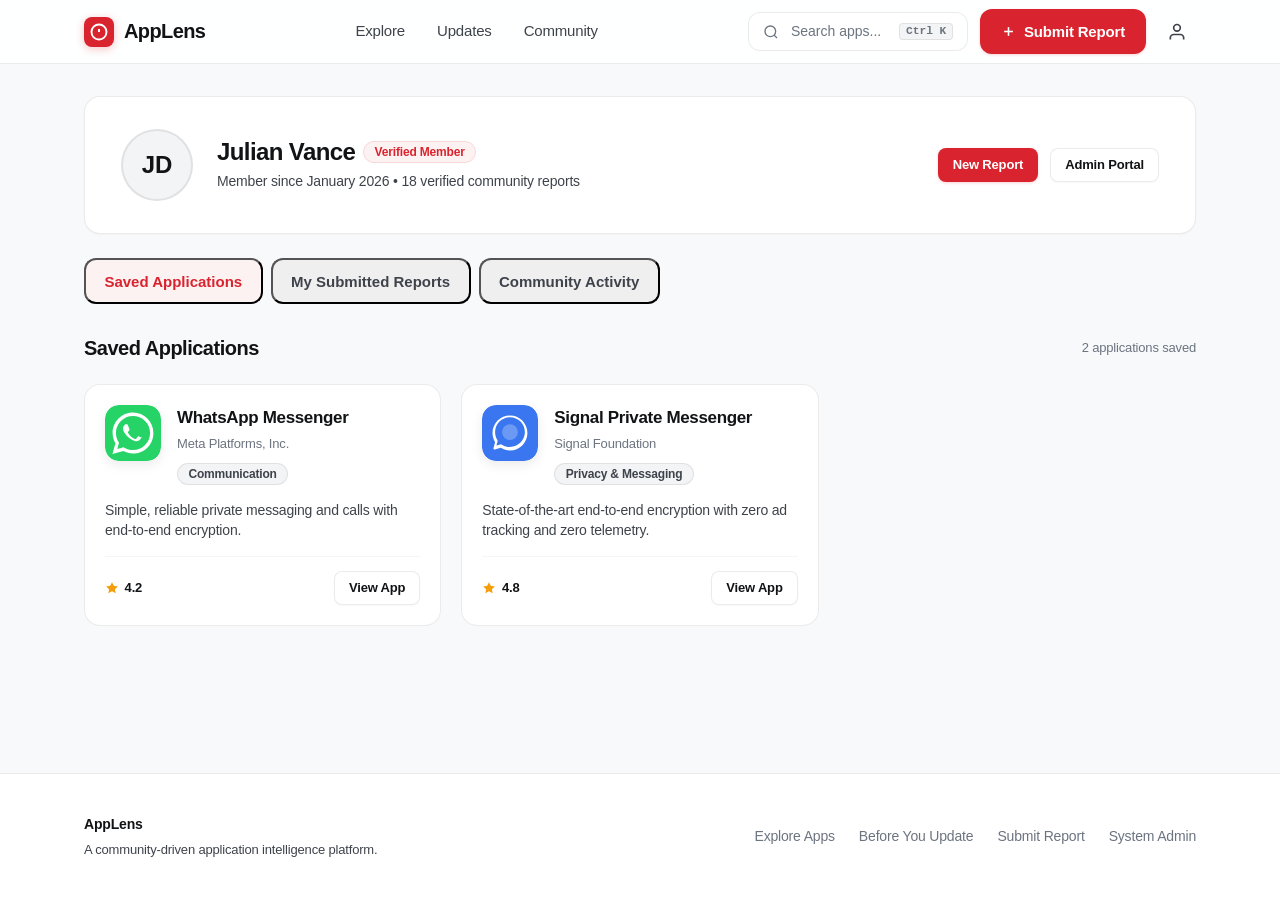
<file: AppLens/profile.html>
<!DOCTYPE html>
<html lang="en">
<head>
  <meta charset="UTF-8">
  <meta name="viewport" content="width=device-width, initial-scale=1.0">
  <title>My Profile & Activity — AppLens</title>
  <meta name="description" content="View your saved applications, submitted community reports, and verification credentials.">
  
  <link href="https://cdn.jsdelivr.net/npm/bootstrap@5.3.3/dist/css/bootstrap.min.css" rel="stylesheet">
  <link rel="stylesheet" href="css/style.css">
  <link rel="stylesheet" href="css/components.css">
  <link rel="stylesheet" href="css/responsive.css">
</head>
<body>

  <!-- Top Acrylic Glass Navigation -->
  <header class="al-header al-glass">
    <div class="al-shell">
      <div class="al-header-inner">
        <a href="index.html" class="al-logo">
          <div class="al-logo-mark">
            <svg width="18" height="18" viewBox="0 0 24 24" fill="none" stroke="currentColor" stroke-width="2.5">
              <circle cx="12" cy="12" r="10"></circle>
              <line x1="12" y1="8" x2="12" y2="12"></line>
              <line x1="12" y1="16" x2="12.01" y2="16"></line>
            </svg>
          </div>
          <span>AppLens</span>
        </a>

        <ul class="al-nav-links">
          <li><a href="explore.html" class="al-nav-link">Explore</a></li>
          <li><a href="updates.html" class="al-nav-link">Updates</a></li>
          <li><a href="community.html" class="al-nav-link">Community</a></li>
        </ul>

        <div class="al-header-actions">
          <button class="al-header-search-trigger js-search-trigger" type="button" aria-label="Open search">
            <svg width="16" height="16" viewBox="0 0 24 24" fill="none" stroke="currentColor" stroke-width="2">
              <circle cx="11" cy="11" r="8"></circle>
              <line x1="21" y1="21" x2="16.65" y2="16.65"></line>
            </svg>
            <span>Search apps...</span>
            <kbd class="al-kbd-hint">Ctrl K</kbd>
          </button>

          <a href="submit-report.html" class="al-btn al-btn-primary al-header-report-btn">
            <svg width="15" height="15" viewBox="0 0 24 24" fill="none" stroke="currentColor" stroke-width="2.5">
              <line x1="12" y1="5" x2="12" y2="19"></line>
              <line x1="5" y1="12" x2="19" y2="12"></line>
            </svg>
            <span>Submit Report</span>
          </a>

          <a href="login.html" class="al-btn al-btn-subtle" style="padding: 0.5rem; border-radius: var(--al-radius-full);" title="Sign in">
            <svg width="20" height="20" viewBox="0 0 24 24" fill="none" stroke="currentColor" stroke-width="2">
              <path d="M20 21v-2a4 4 0 0 0-4-4H8a4 4 0 0 0-4 4v2"></path>
              <circle cx="12" cy="7" r="4"></circle>
            </svg>
          </a>
        </div>
      </div>
    </div>
  </header>

  <!-- Main Content -->
  <main class="al-main">
    <div class="al-shell">
      
      <!-- Profile Header (Calm, Human, Minimal) -->
      <div class="al-card mb-4" style="padding: 2rem 2.25rem;">
        <div style="display: flex; align-items: center; justify-content: space-between; flex-wrap: wrap; gap: 1.5rem;">
          
          <div style="display: flex; align-items: center; gap: 1.5rem;">
            <div style="width: 72px; height: 72px; border-radius: var(--al-radius-full); background: var(--al-surface-alt); border: 2px solid var(--al-border); display: flex; align-items: center; justify-content: center; font-size: 1.5rem; font-weight: 700; color: var(--al-text-main);">
              JD
            </div>
            <div>
              <div style="display: flex; align-items: center; gap: 0.5rem; margin-bottom: 0.25rem;">
                <h1 style="font-size: 1.5rem; font-weight: 700; margin: 0;">Julian Vance</h1>
                <span class="al-badge al-badge-red">Verified Member</span>
              </div>
              <p style="color: var(--al-text-secondary); margin: 0; font-size: 0.875rem;">
                Member since January 2026 • 18 verified community reports
              </p>
            </div>
          </div>

          <div style="display: flex; gap: 0.75rem;">
            <a href="submit-report.html" class="al-btn al-btn-primary al-btn-sm">
              New Report
            </a>
            <a href="admin.html" class="al-btn al-btn-secondary al-btn-sm">
              Admin Portal
            </a>
          </div>

        </div>
      </div>

      <!-- Navigation Tabs for Profile -->
      <div style="margin-bottom: 2rem;">
        <div class="al-app-tabs-bar" style="border-top: none; padding-top: 0;">
          <button class="al-app-tab active" data-tab="saved">Saved Applications</button>
          <button class="al-app-tab" data-tab="reports">My Submitted Reports</button>
          <button class="al-app-tab" data-tab="activity">Community Activity</button>
        </div>
      </div>

      <!-- Tab Content 1: Saved Applications -->
      <div id="tab-content-saved" class="profile-tab-pane">
        <div style="margin-bottom: 1.25rem; display: flex; justify-content: space-between; align-items: center;">
          <h2 style="font-size: 1.25rem; margin: 0;">Saved Applications</h2>
          <span id="saved-count" style="font-size: 0.8125rem; color: var(--al-text-muted);">2 apps saved</span>
        </div>

        <div id="saved-apps-grid" class="al-app-grid">
          <!-- Populated via JS -->
        </div>
      </div>

      <!-- Tab Content 2: My Submitted Reports -->
      <div id="tab-content-reports" class="profile-tab-pane" style="display: none;">
        <div style="margin-bottom: 1.25rem; display: flex; justify-content: space-between; align-items: center;">
          <h2 style="font-size: 1.25rem; margin: 0;">My Reports</h2>
          <a href="submit-report.html" class="al-btn al-btn-subtle al-btn-sm">
            + Submit Another
          </a>
        </div>

        <div id="user-reports-list">
          <!-- Populated via JS -->
        </div>
      </div>

      <!-- Tab Content 3: Community Activity -->
      <div id="tab-content-activity" class="profile-tab-pane" style="display: none;">
        <h2 style="font-size: 1.25rem; margin-bottom: 1.25rem;">Recent Community Contributions</h2>
        <div class="al-card" style="padding: 1.5rem;">
          <div style="display: flex; flex-direction: column; gap: 1.25rem;">
            
            <div style="display: flex; gap: 1rem; align-items: flex-start;">
              <div style="color: var(--al-red); flex-shrink: 0; margin-top: 2px;">
                <svg width="18" height="18" viewBox="0 0 24 24" fill="none" stroke="currentColor" stroke-width="2.5"><circle cx="12" cy="12" r="10"/><polyline points="12 6 12 12 16 14"/></svg>
              </div>
              <div>
                <span style="font-weight: 600; font-size: 0.9375rem; color: var(--al-text-main);">Upvoted community observation on WhatsApp Messenger</span>
                <p style="font-size: 0.8125rem; color: var(--al-text-muted); margin: 0.15rem 0 0;">Yesterday • "Slight battery drain when background voice transcription is active"</p>
              </div>
            </div>

            <div style="display: flex; gap: 1rem; align-items: flex-start; padding-top: 1rem; border-top: 1px solid var(--al-border-subtle);">
              <div style="color: #16A34A; flex-shrink: 0; margin-top: 2px;">
                <svg width="18" height="18" viewBox="0 0 24 24" fill="none" stroke="currentColor" stroke-width="2.5"><polyline points="20 6 9 17 4 12"/></svg>
              </div>
              <div>
                <span style="font-weight: 600; font-size: 0.9375rem; color: var(--al-text-main);">Submitted verified device report on Signal Private Messenger</span>
                <p style="font-size: 0.8125rem; color: var(--al-text-muted); margin: 0.15rem 0 0;">3 days ago • Tested on GrapheneOS Pixel 7</p>
              </div>
            </div>

            <div style="display: flex; gap: 1rem; align-items: flex-start; padding-top: 1rem; border-top: 1px solid var(--al-border-subtle);">
              <div style="color: var(--al-text-muted); flex-shrink: 0; margin-top: 2px;">
                <svg width="18" height="18" viewBox="0 0 24 24" fill="none" stroke="currentColor" stroke-width="2"><path d="M19 21l-7-5-7 5V5a2 2 0 0 1 2-2h10a2 2 0 0 1 2 2z"/></svg>
              </div>
              <div>
                <span style="font-weight: 600; font-size: 0.9375rem; color: var(--al-text-main);">Bookmarked Spotify: Music and Podcasts</span>
                <p style="font-size: 0.8125rem; color: var(--al-text-muted); margin: 0.15rem 0 0;">Last week • Monitoring release 8.9.74 for Bluetooth auto-pause fix</p>
              </div>
            </div>

          </div>
        </div>
      </div>

    </div>
  </main>

  <!-- Mobile Bottom Navigation Bar -->
  <nav class="al-mobile-bottom-nav">
    <a href="index.html" class="al-mobile-nav-item">
      <svg viewBox="0 0 24 24" fill="none" stroke="currentColor"><path d="M3 9l9-7 9 7v11a2 2 0 0 1-2 2H5a2 2 0 0 1-2-2z"></path></svg>
      <span>Home</span>
    </a>
    <a href="explore.html" class="al-mobile-nav-item">
      <svg viewBox="0 0 24 24" fill="none" stroke="currentColor"><circle cx="11" cy="11" r="8"></circle><line x1="21" y1="21" x2="16.65" y2="16.65"></line></svg>
      <span>Explore</span>
    </a>
    <a href="updates.html" class="al-mobile-nav-item">
      <svg viewBox="0 0 24 24" fill="none" stroke="currentColor"><polyline points="23 4 23 10 17 10"></polyline><polyline points="1 20 1 14 7 14"></polyline><path d="M3.51 9a9 9 0 0 1 14.85-3.36L23 10M1 14l4.64 4.36A9 9 0 0 0 20.49 15"></path></svg>
      <span>Updates</span>
    </a>
    <a href="community.html" class="al-mobile-nav-item">
      <svg viewBox="0 0 24 24" fill="none" stroke="currentColor"><path d="M21 15a2 2 0 0 1-2 2H7l-4 4V5a2 2 0 0 1 2-2h14a2 2 0 0 1 2 2z"></path></svg>
      <span>Community</span>
    </a>
    <a href="login.html" class="al-mobile-nav-item">
      <svg viewBox="0 0 24 24" fill="none" stroke="currentColor"><path d="M20 21v-2a4 4 0 0 0-4-4H8a4 4 0 0 0-4 4v2"></path><circle cx="12" cy="7" r="4"></circle></svg>
      <span>Sign in</span>
    </a>
  </nav>

  <!-- Footer -->
  <footer class="al-footer">
    <div class="al-shell">
      <div style="display: flex; justify-content: space-between; align-items: center; flex-wrap: wrap; gap: 1.5rem;">
        <div>
          <div style="font-weight: 700; color: var(--al-text-main); margin-bottom: 0.25rem;">AppLens</div>
          <p style="margin: 0; font-size: 0.8125rem;">A community-driven application intelligence platform.</p>
        </div>
        <div class="al-footer-links">
          <a href="explore.html">Explore Apps</a>
          <a href="updates.html">Before You Update</a>
          <a href="submit-report.html">Submit Report</a>
          <a href="admin.html">System Admin</a>
        </div>
      </div>
    </div>
  </footer>

  <!-- Scripts -->
  <script src="https://cdn.jsdelivr.net/npm/bootstrap@5.3.3/dist/js/bootstrap.bundle.min.js"></script>
  <script src="js/mock-data.js"></script>
  <script src="js/main.js"></script>
  <script src="js/navigation.js"></script>
  <script src="js/search.js"></script>
  <script src="js/animations.js"></script>

  <script>
    document.addEventListener("DOMContentLoaded", function () {
      // 1. Tab Switching
      const tabs = document.querySelectorAll(".al-app-tab[data-tab]");
      tabs.forEach(tab => {
        tab.addEventListener("click", function () {
          tabs.forEach(t => t.classList.remove("active"));
          this.classList.add("active");
          
          const target = this.getAttribute("data-tab");
          document.querySelectorAll(".profile-tab-pane").forEach(pane => {
            pane.style.display = "none";
          });
          document.getElementById(`tab-content-${target}`).style.display = "block";
        });
      });

      // 2. Render Saved Apps
      const savedContainer = document.getElementById("saved-apps-grid");
      const savedCount = document.getElementById("saved-count");
      let savedIds = ["whatsapp", "signal"];
      try {
        const stored = localStorage.getItem("applens_saved_apps");
        if (stored) savedIds = JSON.parse(stored);
      } catch (e) {}

      savedCount.textContent = `${savedIds.length} application${savedIds.length === 1 ? '' : 's'} saved`;

      const savedApps = window.APPLENS_DATA ? window.APPLENS_DATA.apps.filter(a => savedIds.includes(a.id)) : [];
      if (savedApps.length === 0) {
        savedContainer.innerHTML = `
          <div style="grid-column: 1 / -1; padding: 3rem; text-align: center; background: var(--al-surface); border: 1px solid var(--al-border); border-radius: var(--al-radius-lg);">
            <p style="margin: 0 0 0.5rem; color: var(--al-text-muted);">You haven't bookmarked any applications yet.</p>
            <a href="explore.html" class="al-btn al-btn-secondary al-btn-sm">Browse Explore</a>
          </div>
        `;
      } else {
        let html = "";
        savedApps.forEach(app => {
          html += `
            <a href="application.html?id=${app.id}" class="al-app-card">
              <div class="al-app-card-top">
                <div class="al-app-icon">
                  ${app.icon}
                </div>
                <div class="al-app-card-info">
                  <div class="al-app-card-name">${app.name}</div>
                  <div class="al-app-card-dev">${app.developer}</div>
                  <span class="al-badge al-badge-neutral">${app.category}</span>
                </div>
              </div>
              <div class="al-app-card-desc">${app.shortDescription}</div>
              <div class="al-app-card-footer">
                <div style="display: flex; align-items: center; gap: 0.35rem; font-weight: 600;">
                  <svg class="al-rating-star" width="14" height="14" viewBox="0 0 24 24" fill="currentColor"><path d="M12 2l3.09 6.26L22 9.27l-5 4.87 1.18 6.88L12 17.77l-6.18 3.25L7 14.14 2 9.27l6.91-1.01L12 2z"/></svg>
                  <span>${app.rating}</span>
                </div>
                <span class="al-btn al-btn-secondary al-btn-sm" style="pointer-events: none;">View App</span>
              </div>
            </a>
          `;
        });
        savedContainer.innerHTML = html;
      }

      // 3. Render My Reports
      const reportsContainer = document.getElementById("user-reports-list");
      let myReports = [];
      try {
        const stored = localStorage.getItem("applens_custom_reports");
        if (stored) myReports = JSON.parse(stored);
      } catch (e) {}

      // Add a sample report if none
      if (myReports.length === 0) {
        myReports.push({
          id: "rep-demo",
          appName: "Signal Private Messenger",
          appId: "signal",
          appVersion: "7.14.3",
          device: "Pixel 7",
          osVersion: "GrapheneOS (Android 14)",
          date: "3 days ago",
          issueType: "Performance",
          rating: 5,
          title: "Flawless performance on sandboxed environments",
          content: "Runs without Google Play Services using built-in websockets. Background battery drain is undetectable under 0.8% a day.",
          upvotes: 55
        });
      }

      let repHtml = "";
      myReports.forEach(r => {
        repHtml += `
          <div class="al-report-card">
            <div style="display: flex; justify-content: space-between; align-items: center; margin-bottom: 0.5rem;">
              <span class="al-badge al-badge-neutral">${r.issueType || 'Observation'}</span>
              <span style="font-size: 0.75rem; color: var(--al-text-muted);">${r.date}</span>
            </div>
            <h3 style="font-size: 1.0625rem; font-weight: 650; margin-bottom: 0.4rem; color: var(--al-text-main);">${r.title}</h3>
            <p style="font-size: 0.875rem; color: var(--al-text-secondary); line-height: 1.5; margin-bottom: 0.75rem;">${r.content}</p>
            <div style="display: flex; justify-content: space-between; align-items: center; font-size: 0.8125rem; color: var(--al-text-muted);">
              <span>Device: ${r.device} • v${r.appVersion}</span>
              <span style="font-weight: 600; color: var(--al-red);">${r.upvotes || 1} helpful votes</span>
            </div>
          </div>
        `;
      });
      reportsContainer.innerHTML = repHtml;
    });
  </script>
</body>
</html>
</file>
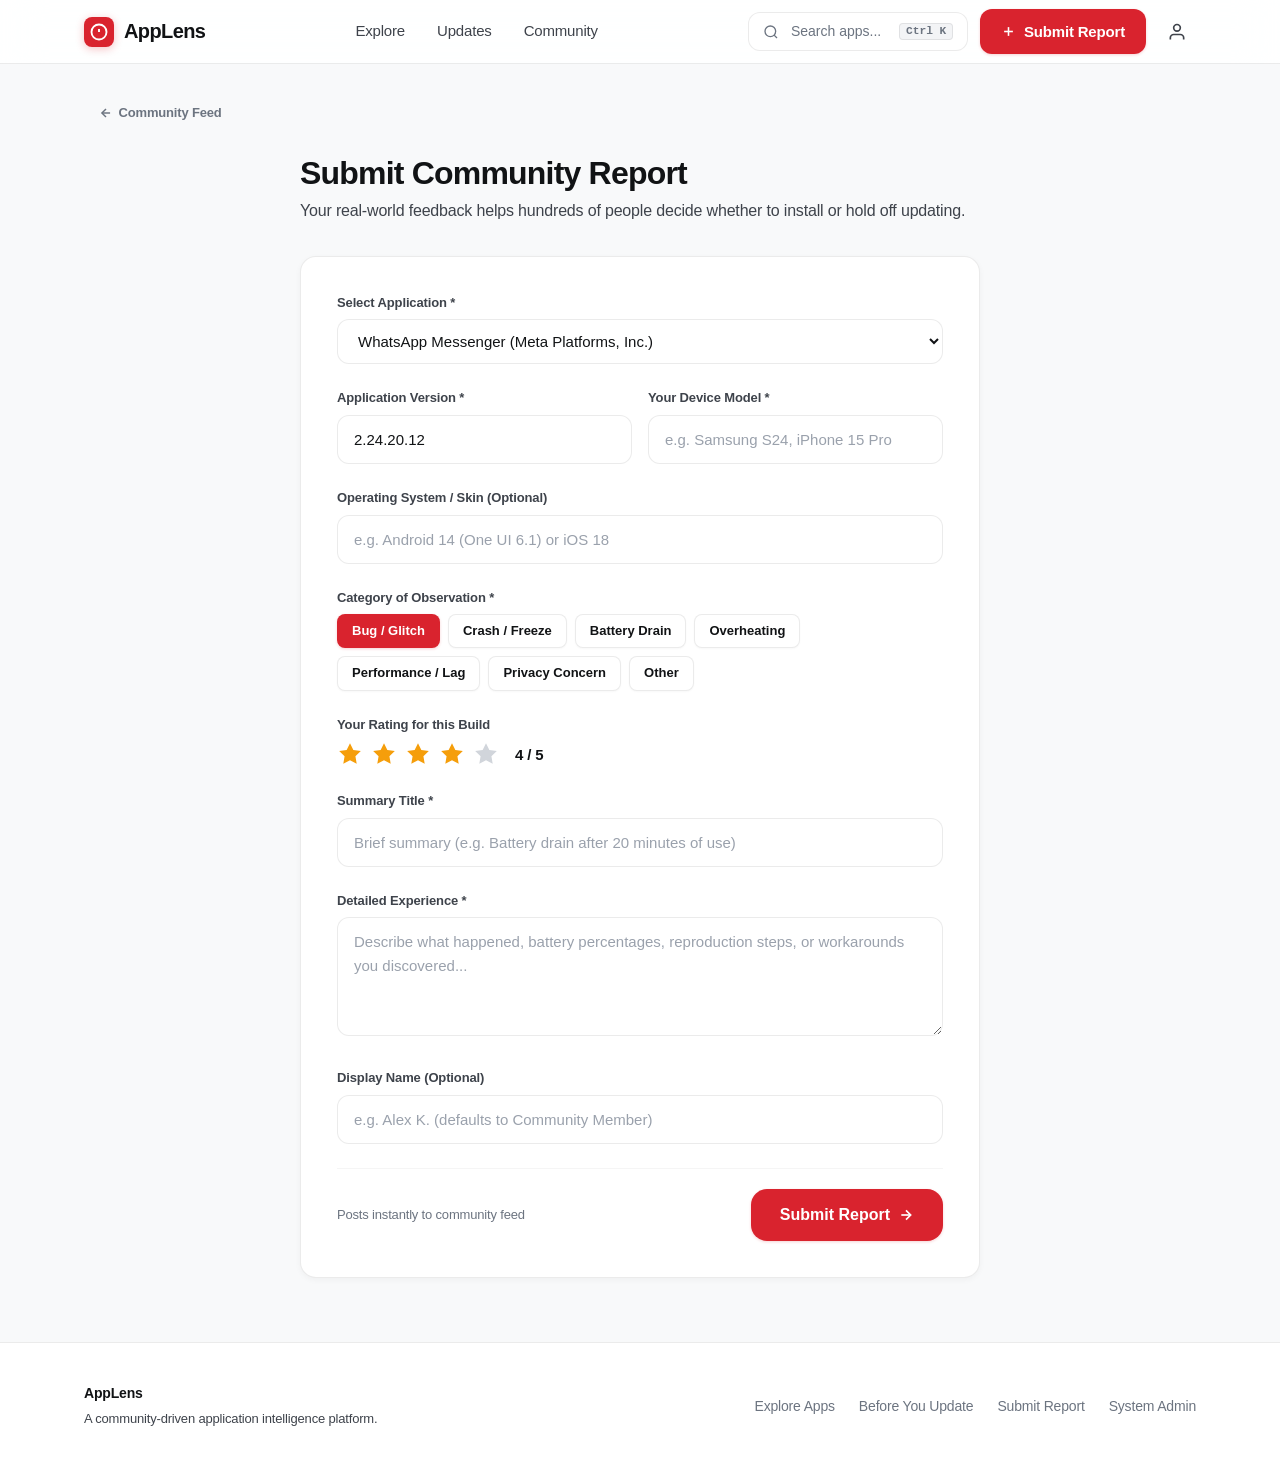
<file: AppLens/submit-report.html>
<!DOCTYPE html>
<html lang="en">
<head>
  <meta charset="UTF-8">
  <meta name="viewport" content="width=device-width, initial-scale=1.0">
  <title>Submit Report — AppLens</title>
  <meta name="description" content="Contribute your experience to the AppLens community. Report bugs, battery drain, thermal issues, or privacy concerns.">
  
  <link href="https://cdn.jsdelivr.net/npm/bootstrap@5.3.3/dist/css/bootstrap.min.css" rel="stylesheet">
  <link rel="stylesheet" href="css/style.css">
  <link rel="stylesheet" href="css/components.css">
  <link rel="stylesheet" href="css/responsive.css">
</head>
<body>

  <!-- Top Acrylic Glass Navigation -->
  <header class="al-header al-glass">
    <div class="al-shell">
      <div class="al-header-inner">
        <a href="index.html" class="al-logo">
          <div class="al-logo-mark">
            <svg width="18" height="18" viewBox="0 0 24 24" fill="none" stroke="currentColor" stroke-width="2.5">
              <circle cx="12" cy="12" r="10"></circle>
              <line x1="12" y1="8" x2="12" y2="12"></line>
              <line x1="12" y1="16" x2="12.01" y2="16"></line>
            </svg>
          </div>
          <span>AppLens</span>
        </a>

        <ul class="al-nav-links">
          <li><a href="explore.html" class="al-nav-link">Explore</a></li>
          <li><a href="updates.html" class="al-nav-link">Updates</a></li>
          <li><a href="community.html" class="al-nav-link">Community</a></li>
        </ul>

        <div class="al-header-actions">
          <button class="al-header-search-trigger js-search-trigger" type="button" aria-label="Open search">
            <svg width="16" height="16" viewBox="0 0 24 24" fill="none" stroke="currentColor" stroke-width="2">
              <circle cx="11" cy="11" r="8"></circle>
              <line x1="21" y1="21" x2="16.65" y2="16.65"></line>
            </svg>
            <span>Search apps...</span>
            <kbd class="al-kbd-hint">Ctrl K</kbd>
          </button>

          <a href="submit-report.html" class="al-btn al-btn-primary al-header-report-btn active">
            <svg width="15" height="15" viewBox="0 0 24 24" fill="none" stroke="currentColor" stroke-width="2.5">
              <line x1="12" y1="5" x2="12" y2="19"></line>
              <line x1="5" y1="12" x2="19" y2="12"></line>
            </svg>
            <span>Submit Report</span>
          </a>

          <a href="login.html" class="al-btn al-btn-subtle" style="padding: 0.5rem; border-radius: var(--al-radius-full);" title="Sign in">
            <svg width="20" height="20" viewBox="0 0 24 24" fill="none" stroke="currentColor" stroke-width="2">
              <path d="M20 21v-2a4 4 0 0 0-4-4H8a4 4 0 0 0-4 4v2"></path>
              <circle cx="12" cy="7" r="4"></circle>
            </svg>
          </a>
        </div>
      </div>
    </div>
  </header>

  <!-- Main Content -->
  <main class="al-main">
    <div class="al-shell">
      
      <!-- Back link -->
      <div style="margin-bottom: 1.5rem;">
        <a href="community.html" class="al-btn al-btn-subtle al-btn-sm" style="display: inline-flex; align-items: center; gap: 0.35rem; color: var(--al-text-muted);">
          <svg width="14" height="14" viewBox="0 0 24 24" fill="none" stroke="currentColor" stroke-width="2.5">
            <line x1="19" y1="12" x2="5" y2="12"></line>
            <polyline points="12 19 5 12 12 5"></polyline>
          </svg>
          Community Feed
        </a>
      </div>

      <!-- Centered, Calm App Form -->
      <div style="max-width: 680px; margin: 0 auto;">
        
        <div style="margin-bottom: 2rem; text-align: left;">
          <h1 style="font-size: 2rem; margin-bottom: 0.4rem;">Submit Community Report</h1>
          <p style="color: var(--al-text-secondary); margin: 0; font-size: 1rem; line-height: 1.55;">
            Your real-world feedback helps hundreds of people decide whether to install or hold off updating.
          </p>
        </div>

        <!-- Form Card -->
        <div class="al-card" style="padding: 2.25rem; box-shadow: var(--al-shadow-sm);">
          <form id="report-form" autocomplete="off">
            
            <!-- Step 1: Select Application -->
            <div class="mb-4">
              <label for="report-app" class="al-label">Select Application *</label>
              <select id="report-app" name="appId" class="al-input" required>
                <!-- Populated via JS -->
              </select>
            </div>

            <!-- Step 2: Version & Device Grid -->
            <div class="row g-3 mb-4">
              <div class="col-md-6">
                <label for="report-version" class="al-label">Application Version *</label>
                <input 
                  type="text" 
                  id="report-version" 
                  name="appVersion" 
                  class="al-input" 
                  placeholder="e.g. 2.24.20.12" 
                  required
                >
              </div>

              <div class="col-md-6">
                <label for="report-device" class="al-label">Your Device Model *</label>
                <input 
                  type="text" 
                  id="report-device" 
                  name="device" 
                  class="al-input" 
                  placeholder="e.g. Samsung S24, iPhone 15 Pro" 
                  required
                >
              </div>
            </div>

            <div class="mb-4">
              <label for="report-os" class="al-label">Operating System / Skin (Optional)</label>
              <input 
                type="text" 
                id="report-os" 
                name="osVersion" 
                class="al-input" 
                placeholder="e.g. Android 14 (One UI 6.1) or iOS 18"
              >
            </div>

            <!-- Step 3: Issue Type Picker -->
            <div class="mb-4">
              <label class="al-label">Category of Observation *</label>
              <div id="issue-type-chips" style="display: flex; gap: 0.5rem; flex-wrap: wrap; margin-top: 0.25rem;">
                <!-- Populated via JS -->
              </div>
              <input type="hidden" id="report-issue-type" name="issueType" value="Bug" required>
            </div>

            <!-- Step 4: Overall Rating (1 to 5) -->
            <div class="mb-4">
              <label class="al-label">Your Rating for this Build</label>
              <div id="star-picker" style="display: flex; align-items: center; gap: 0.5rem; cursor: pointer;">
                <!-- Dynamic clickable stars -->
              </div>
              <input type="hidden" id="report-rating" name="rating" value="4">
            </div>

            <!-- Step 5: Report Title & Content -->
            <div class="mb-4">
              <label for="report-title" class="al-label">Summary Title *</label>
              <input 
                type="text" 
                id="report-title" 
                name="title" 
                class="al-input" 
                placeholder="Brief summary (e.g. Battery drain after 20 minutes of use)" 
                required
              >
            </div>

            <div class="mb-4">
              <label for="report-content" class="al-label">Detailed Experience *</label>
              <textarea 
                id="report-content" 
                name="content" 
                class="al-input" 
                rows="4" 
                placeholder="Describe what happened, battery percentages, reproduction steps, or workarounds you discovered..." 
                required
              ></textarea>
            </div>

            <div class="mb-4">
              <label for="report-user" class="al-label">Display Name (Optional)</label>
              <input 
                type="text" 
                id="report-user" 
                name="user" 
                class="al-input" 
                placeholder="e.g. Alex K. (defaults to Community Member)"
              >
            </div>

            <!-- Submit Action -->
            <div style="display: flex; align-items: center; justify-content: space-between; padding-top: 1.25rem; border-top: 1px solid var(--al-border-subtle);">
              <span style="font-size: 0.8125rem; color: var(--al-text-muted);">
                Posts instantly to community feed
              </span>

              <button type="submit" class="al-btn al-btn-primary al-btn-lg">
                <span>Submit Report</span>
                <svg width="16" height="16" viewBox="0 0 24 24" fill="none" stroke="currentColor" stroke-width="2.5">
                  <line x1="5" y1="12" x2="19" y2="12"></line>
                  <polyline points="12 5 19 12 12 19"></polyline>
                </svg>
              </button>
            </div>

          </form>
        </div>

      </div>

    </div>
  </main>

  <!-- Mobile Bottom Navigation Bar -->
  <nav class="al-mobile-bottom-nav">
    <a href="index.html" class="al-mobile-nav-item">
      <svg viewBox="0 0 24 24" fill="none" stroke="currentColor"><path d="M3 9l9-7 9 7v11a2 2 0 0 1-2 2H5a2 2 0 0 1-2-2z"></path></svg>
      <span>Home</span>
    </a>
    <a href="explore.html" class="al-mobile-nav-item">
      <svg viewBox="0 0 24 24" fill="none" stroke="currentColor"><circle cx="11" cy="11" r="8"></circle><line x1="21" y1="21" x2="16.65" y2="16.65"></line></svg>
      <span>Explore</span>
    </a>
    <a href="updates.html" class="al-mobile-nav-item">
      <svg viewBox="0 0 24 24" fill="none" stroke="currentColor"><polyline points="23 4 23 10 17 10"></polyline><polyline points="1 20 1 14 7 14"></polyline><path d="M3.51 9a9 9 0 0 1 14.85-3.36L23 10M1 14l4.64 4.36A9 9 0 0 0 20.49 15"></path></svg>
      <span>Updates</span>
    </a>
    <a href="community.html" class="al-mobile-nav-item">
      <svg viewBox="0 0 24 24" fill="none" stroke="currentColor"><path d="M21 15a2 2 0 0 1-2 2H7l-4 4V5a2 2 0 0 1 2-2h14a2 2 0 0 1 2 2z"></path></svg>
      <span>Community</span>
    </a>
    <a href="login.html" class="al-mobile-nav-item">
      <svg viewBox="0 0 24 24" fill="none" stroke="currentColor"><path d="M20 21v-2a4 4 0 0 0-4-4H8a4 4 0 0 0-4 4v2"></path><circle cx="12" cy="7" r="4"></circle></svg>
      <span>Sign in</span>
    </a>
  </nav>

  <!-- Footer -->
  <footer class="al-footer">
    <div class="al-shell">
      <div style="display: flex; justify-content: space-between; align-items: center; flex-wrap: wrap; gap: 1.5rem;">
        <div>
          <div style="font-weight: 700; color: var(--al-text-main); margin-bottom: 0.25rem;">AppLens</div>
          <p style="margin: 0; font-size: 0.8125rem;">A community-driven application intelligence platform.</p>
        </div>
        <div class="al-footer-links">
          <a href="explore.html">Explore Apps</a>
          <a href="updates.html">Before You Update</a>
          <a href="submit-report.html">Submit Report</a>
          <a href="admin.html">System Admin</a>
        </div>
      </div>
    </div>
  </footer>

  <!-- Scripts -->
  <script src="https://cdn.jsdelivr.net/npm/bootstrap@5.3.3/dist/js/bootstrap.bundle.min.js"></script>
  <script src="js/mock-data.js"></script>
  <script src="js/main.js"></script>
  <script src="js/navigation.js"></script>
  <script src="js/search.js"></script>
  <script src="js/animations.js"></script>

  <script>
    document.addEventListener("DOMContentLoaded", function () {
      const urlParams = new URLSearchParams(window.location.search);
      const preselectedApp = urlParams.get("id") || "whatsapp";
      const preselectedVersion = urlParams.get("version") || "";

      const appSelect = document.getElementById("report-app");
      const versionInput = document.getElementById("report-version");
      const issueChipsContainer = document.getElementById("issue-type-chips");
      const issueInput = document.getElementById("report-issue-type");
      const starContainer = document.getElementById("star-picker");
      const ratingInput = document.getElementById("report-rating");
      const form = document.getElementById("report-form");

      // Populate Apps Select
      if (window.APPLENS_DATA) {
        window.APPLENS_DATA.apps.forEach(app => {
          const opt = document.createElement("option");
          opt.value = app.id;
          opt.textContent = `${app.name} (${app.developer})`;
          if (app.id === preselectedApp) {
            opt.selected = true;
            if (!preselectedVersion) {
              versionInput.value = app.currentVersion;
            }
          }
          appSelect.appendChild(opt);
        });

        if (preselectedVersion) {
          versionInput.value = preselectedVersion;
        }

        // When app changes, auto-fill current version
        appSelect.addEventListener("change", function () {
          const selected = window.AppLens.getAppById(this.value);
          if (selected) {
            versionInput.value = selected.currentVersion;
          }
        });
      }

      // Populate Issue Types Chips
      const issueTypes = window.APPLENS_DATA ? window.APPLENS_DATA.issueTypes : [];
      let selectedIssue = "Bug";

      issueTypes.forEach((it, index) => {
        const chip = document.createElement("button");
        chip.type = "button";
        chip.className = `al-btn al-btn-sm ${it.id === selectedIssue ? 'al-btn-primary' : 'al-btn-secondary'}`;
        chip.textContent = it.label;
        chip.title = it.desc;
        chip.addEventListener("click", () => {
          selectedIssue = it.id;
          issueInput.value = it.id;
          issueChipsContainer.querySelectorAll("button").forEach(b => {
            b.className = "al-btn al-btn-sm al-btn-secondary";
          });
          chip.className = "al-btn al-btn-sm al-btn-primary";
        });
        issueChipsContainer.appendChild(chip);
      });

      // Interactive Star Rating
      let currentRating = 4;
      function renderStarPicker() {
        let html = "";
        for (let i = 1; i <= 5; i++) {
          const fill = i <= currentRating ? "#F59E0B" : "#D1D5DB";
          html += `
            <svg data-val="${i}" class="star-item" width="26" height="26" viewBox="0 0 24 24" fill="${fill}" style="transition: transform 120ms ease;">
              <path d="M12 2l3.09 6.26L22 9.27l-5 4.87 1.18 6.88L12 17.77l-6.18 3.25L7 14.14 2 9.27l6.91-1.01L12 2z"/>
            </svg>
          `;
        }
        html += `<span style="font-weight: 600; margin-left: 0.5rem; font-size: 0.9375rem;">${currentRating} / 5</span>`;
        starContainer.innerHTML = html;

        starContainer.querySelectorAll(".star-item").forEach(star => {
          star.addEventListener("click", function () {
            currentRating = parseInt(this.getAttribute("data-val"), 10);
            ratingInput.value = currentRating;
            renderStarPicker();
          });
        });
      }
      renderStarPicker();

      // Form submission handling
      form.addEventListener("submit", function (e) {
        e.preventDefault();

        const formData = {
          appId: appSelect.value,
          appVersion: versionInput.value.trim(),
          device: document.getElementById("report-device").value.trim(),
          osVersion: document.getElementById("report-os").value.trim() || "Latest OS",
          issueType: issueInput.value,
          rating: ratingInput.value,
          title: document.getElementById("report-title").value.trim(),
          content: document.getElementById("report-content").value.trim(),
          user: document.getElementById("report-user").value.trim() || "Community Member"
        };

        const result = window.AppLens.submitReport(formData);

        if (result) {
          window.AppLens.showToast("Report submitted successfully!", "success");
          setTimeout(() => {
            window.location.href = `community.html?id=${formData.appId}`;
          }, 600);
        } else {
          window.AppLens.showToast("Failed to save report.", "info");
        }
      });
    });
  </script>
</body>
</html>
</file>
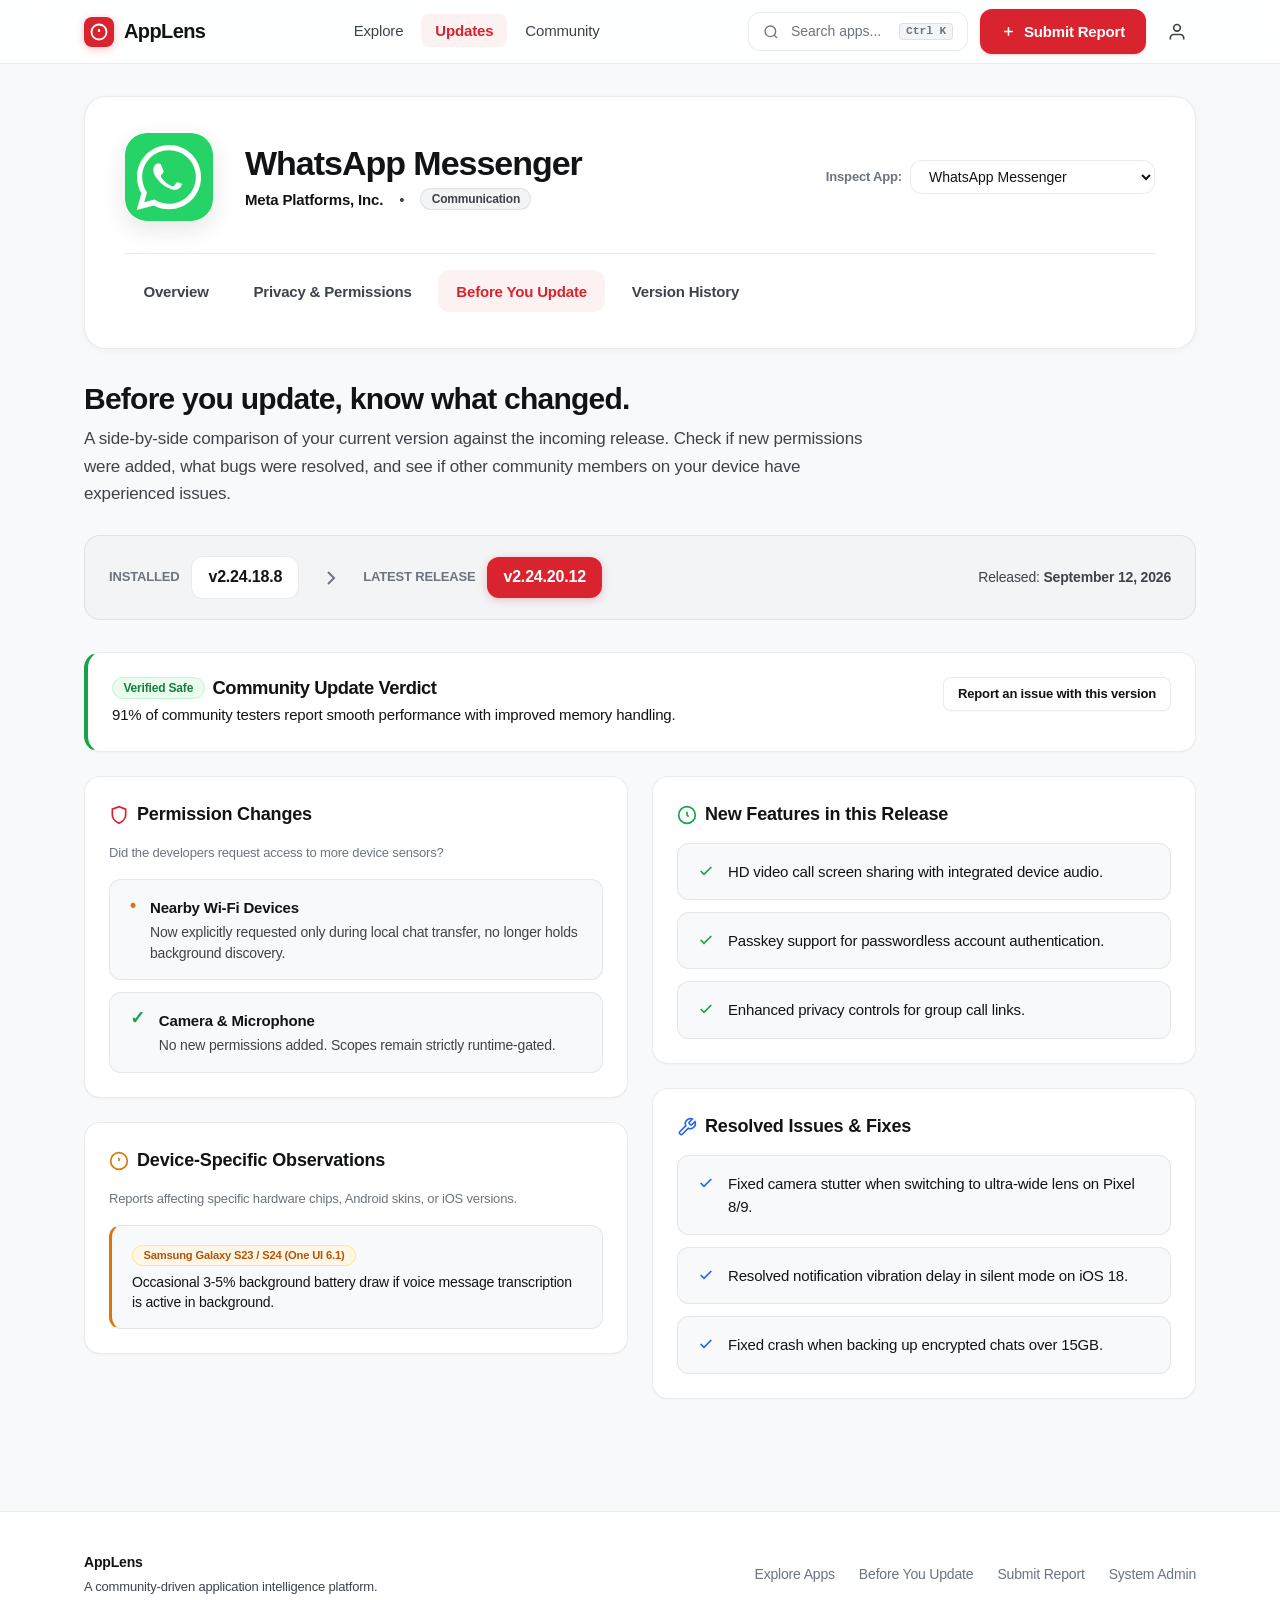
<file: AppLens/updates.html>
<!DOCTYPE html>
<html lang="en">
<head>
  <meta charset="UTF-8">
  <meta name="viewport" content="width=device-width, initial-scale=1.0">
  <title>Before You Update — AppLens</title>
  <meta name="description" content="Compare your installed version with the latest release before updating. Understand permission changes, new bugs, and community reports.">
  
  <link href="https://cdn.jsdelivr.net/npm/bootstrap@5.3.3/dist/css/bootstrap.min.css" rel="stylesheet">
  <link rel="stylesheet" href="css/style.css">
  <link rel="stylesheet" href="css/components.css">
  <link rel="stylesheet" href="css/responsive.css">
</head>
<body>

  <!-- Top Acrylic Glass Navigation -->
  <header class="al-header al-glass">
    <div class="al-shell">
      <div class="al-header-inner">
        <a href="index.html" class="al-logo">
          <div class="al-logo-mark">
            <svg width="18" height="18" viewBox="0 0 24 24" fill="none" stroke="currentColor" stroke-width="2.5">
              <circle cx="12" cy="12" r="10"></circle>
              <line x1="12" y1="8" x2="12" y2="12"></line>
              <line x1="12" y1="16" x2="12.01" y2="16"></line>
            </svg>
          </div>
          <span>AppLens</span>
        </a>

        <ul class="al-nav-links">
          <li><a href="explore.html" class="al-nav-link">Explore</a></li>
          <li><a href="updates.html" class="al-nav-link active">Updates</a></li>
          <li><a href="community.html" class="al-nav-link">Community</a></li>
        </ul>

        <div class="al-header-actions">
          <button class="al-header-search-trigger js-search-trigger" type="button" aria-label="Open search">
            <svg width="16" height="16" viewBox="0 0 24 24" fill="none" stroke="currentColor" stroke-width="2">
              <circle cx="11" cy="11" r="8"></circle>
              <line x1="21" y1="21" x2="16.65" y2="16.65"></line>
            </svg>
            <span>Search apps...</span>
            <kbd class="al-kbd-hint">Ctrl K</kbd>
          </button>

          <a href="login.html" class="al-btn al-btn-primary al-header-report-btn js-login-required">
            <svg width="15" height="15" viewBox="0 0 24 24" fill="none" stroke="currentColor" stroke-width="2.5">
              <line x1="12" y1="5" x2="12" y2="19"></line>
              <line x1="5" y1="12" x2="19" y2="12"></line>
            </svg>
            <span>Submit Report</span>
          </a>

          <a href="login.html" class="al-btn al-btn-subtle" style="padding: 0.5rem; border-radius: var(--al-radius-full);" title="Sign in">
            <svg width="20" height="20" viewBox="0 0 24 24" fill="none" stroke="currentColor" stroke-width="2">
              <path d="M20 21v-2a4 4 0 0 0-4-4H8a4 4 0 0 0-4 4v2"></path>
              <circle cx="12" cy="7" r="4"></circle>
            </svg>
          </a>
        </div>
      </div>
    </div>
  </header>

  <!-- Main Content -->
  <main class="al-main">
    <div class="al-shell">
      
      <!-- App Selection Tabs / Header -->
      <section class="al-app-detail-hero">
        <div class="al-app-hero-main">
          <div id="app-icon-container" class="al-app-icon lg"></div>
          <div class="al-app-hero-details">
            <h1 id="app-name" class="al-app-hero-title mb-1">Application Name</h1>
            <div class="al-app-hero-meta">
              <span id="app-developer" style="font-weight: 550; color: var(--al-text-main);">Developer</span>
              <span>•</span>
              <span id="app-category" class="al-badge al-badge-neutral">Category</span>
            </div>
          </div>
          
          <!-- App Switcher Dropdown for ease of testing -->
          <div style="display: flex; align-items: center; gap: 0.5rem;">
            <span style="font-size: 0.8125rem; color: var(--al-text-muted); font-weight: 600;">Inspect App:</span>
            <select id="update-app-select" class="al-input" style="width: auto; padding: 0.45rem 0.875rem; font-size: 0.875rem;">
              <!-- Populated via JS -->
            </select>
          </div>
        </div>

        <div class="al-app-tabs-bar">
          <a id="tab-overview" href="#" class="al-app-tab">Overview</a>
          <a id="tab-privacy" href="#" class="al-app-tab">Privacy & Permissions</a>
          <a id="tab-update" href="#" class="al-app-tab active">Before You Update</a>
          <a id="tab-versions" href="#" class="al-app-tab">Version History</a>
        </div>
      </section>

      <!-- Page Intro Headline -->
      <div style="max-width: 780px; margin: 2rem 0 1.75rem;">
        <h2 style="font-size: 1.875rem; margin-bottom: 0.5rem;">Before you update, know what changed.</h2>
        <p style="color: var(--al-text-secondary); font-size: 1.0625rem; line-height: 1.6; margin: 0;">
          A side-by-side comparison of your current version against the incoming release. Check if new permissions were added, what bugs were resolved, and see if other community members on your device have experienced issues.
        </p>
      </div>

      <!-- Version Flow Ribbon -->
      <div class="al-version-flow">
        <div style="display: flex; align-items: center; gap: 0.75rem;">
          <span style="font-size: 0.8125rem; font-weight: 600; color: var(--al-text-muted); text-transform: uppercase;">Installed</span>
          <span id="ver-from" class="al-version-bubble current">v2.24.18.8</span>
        </div>

        <div style="color: var(--al-text-muted);">
          <svg width="24" height="24" viewBox="0 0 24 24" fill="none" stroke="currentColor" stroke-width="2">
            <polyline points="9 18 15 12 9 6"></polyline>
          </svg>
        </div>

        <div style="display: flex; align-items: center; gap: 0.75rem;">
          <span style="font-size: 0.8125rem; font-weight: 600; color: var(--al-text-muted); text-transform: uppercase;">Latest Release</span>
          <span id="ver-to" class="al-version-bubble target">v2.24.20.12</span>
        </div>

        <div style="margin-left: auto; font-size: 0.875rem; color: var(--al-text-secondary);">
          Released: <strong id="ver-date">-</strong>
        </div>
      </div>

      <!-- Verdict Banner (Decision Support) -->
      <div id="verdict-card" class="al-card mb-4" style="background: var(--al-surface); border-left: 4px solid var(--al-red);">
        <div style="display: flex; align-items: flex-start; justify-content: space-between; gap: 1rem; flex-wrap: wrap;">
          <div>
            <div style="display: flex; align-items: center; gap: 0.5rem; margin-bottom: 0.35rem;">
              <span id="verdict-badge" class="al-badge al-badge-safe">Verified Safe</span>
              <h3 style="font-size: 1.15rem; margin: 0; font-weight: 700;">Community Update Verdict</h3>
            </div>
            <p id="verdict-summary" style="font-size: 0.9375rem; color: var(--al-text-main); margin: 0; line-height: 1.5;"></p>
          </div>

          <a id="btn-report-version-issue" href="login.html" class="al-btn al-btn-secondary al-btn-sm js-login-required">
            Report an issue with this version
          </a>
        </div>
      </div>

      <!-- Detailed Diff Grid -->
      <div class="row g-4 mb-5">
        
        <!-- Left: Permissions Changes & Known Issues -->
        <div class="col-lg-6">
          
          <!-- 1. Permission Changes -->
          <div class="al-card mb-4">
            <div class="al-diff-title">
              <svg width="20" height="20" viewBox="0 0 24 24" fill="none" stroke="var(--al-red)" stroke-width="2">
                <path d="M12 22s8-4 8-10V5l-8-3-8 3v7c0 6 8 10 8 10z"></path>
              </svg>
              <span>Permission Changes</span>
            </div>
            <p style="font-size: 0.8125rem; color: var(--al-text-muted); margin-bottom: 1rem;">
              Did the developers request access to more device sensors?
            </p>
            <div id="diff-permissions" class="al-diff-list">
              <!-- Rendered via JS -->
            </div>
          </div>

          <!-- 2. Known Issues & Device Hotspots -->
          <div class="al-card">
            <div class="al-diff-title">
              <svg width="20" height="20" viewBox="0 0 24 24" fill="none" stroke="#D97706" stroke-width="2">
                <circle cx="12" cy="12" r="10"></circle>
                <line x1="12" y1="8" x2="12" y2="12"></line>
                <line x1="12" y1="16" x2="12.01" y2="16"></line>
              </svg>
              <span>Device-Specific Observations</span>
            </div>
            <p style="font-size: 0.8125rem; color: var(--al-text-muted); margin-bottom: 1rem;">
              Reports affecting specific hardware chips, Android skins, or iOS versions.
            </p>
            <div id="diff-known-issues" class="al-diff-list">
              <!-- Rendered via JS -->
            </div>
          </div>

        </div>

        <!-- Right: New Features & Bug Fixes -->
        <div class="col-lg-6">
          
          <!-- 3. New Features -->
          <div class="al-card mb-4">
            <div class="al-diff-title">
              <svg width="20" height="20" viewBox="0 0 24 24" fill="none" stroke="#16A34A" stroke-width="2">
                <circle cx="12" cy="12" r="10"></circle>
                <polyline points="12 8 12 12 14 14"></polyline>
              </svg>
              <span>New Features in this Release</span>
            </div>
            <div id="diff-features" class="al-diff-list">
              <!-- Rendered via JS -->
            </div>
          </div>

          <!-- 4. Bug Fixes -->
          <div class="al-card">
            <div class="al-diff-title">
              <svg width="20" height="20" viewBox="0 0 24 24" fill="none" stroke="#2563EB" stroke-width="2">
                <path d="M14.7 6.3a1 1 0 0 0 0 1.4l1.6 1.6a1 1 0 0 0 1.4 0l3.77-3.77a6 6 0 0 1-7.94 7.94l-6.91 6.91a2.12 2.12 0 0 1-3-3l6.91-6.91a6 6 0 0 1 7.94-7.94l-3.76 3.76z"></path>
              </svg>
              <span>Resolved Issues & Fixes</span>
            </div>
            <div id="diff-fixes" class="al-diff-list">
              <!-- Rendered via JS -->
            </div>
          </div>

        </div>

      </div>

    </div>
  </main>

  <!-- Mobile Bottom Navigation Bar -->
  <nav class="al-mobile-bottom-nav">
    <a href="index.html" class="al-mobile-nav-item">
      <svg viewBox="0 0 24 24" fill="none" stroke="currentColor"><path d="M3 9l9-7 9 7v11a2 2 0 0 1-2 2H5a2 2 0 0 1-2-2z"></path></svg>
      <span>Home</span>
    </a>
    <a href="explore.html" class="al-mobile-nav-item">
      <svg viewBox="0 0 24 24" fill="none" stroke="currentColor"><circle cx="11" cy="11" r="8"></circle><line x1="21" y1="21" x2="16.65" y2="16.65"></line></svg>
      <span>Explore</span>
    </a>
    <a href="updates.html" class="al-mobile-nav-item active">
      <svg viewBox="0 0 24 24" fill="none" stroke="currentColor"><polyline points="23 4 23 10 17 10"></polyline><polyline points="1 20 1 14 7 14"></polyline><path d="M3.51 9a9 9 0 0 1 14.85-3.36L23 10M1 14l4.64 4.36A9 9 0 0 0 20.49 15"></path></svg>
      <span>Updates</span>
    </a>
    <a href="community.html" class="al-mobile-nav-item">
      <svg viewBox="0 0 24 24" fill="none" stroke="currentColor"><path d="M21 15a2 2 0 0 1-2 2H7l-4 4V5a2 2 0 0 1 2-2h14a2 2 0 0 1 2 2z"></path></svg>
      <span>Community</span>
    </a>
    <a href="login.html" class="al-mobile-nav-item">
      <svg viewBox="0 0 24 24" fill="none" stroke="currentColor"><path d="M20 21v-2a4 4 0 0 0-4-4H8a4 4 0 0 0-4 4v2"></path><circle cx="12" cy="7" r="4"></circle></svg>
      <span>Sign in</span>
    </a>
  </nav>

  <!-- Footer -->
  <footer class="al-footer">
    <div class="al-shell">
      <div style="display: flex; justify-content: space-between; align-items: center; flex-wrap: wrap; gap: 1.5rem;">
        <div>
          <div style="font-weight: 700; color: var(--al-text-main); margin-bottom: 0.25rem;">AppLens</div>
          <p style="margin: 0; font-size: 0.8125rem;">A community-driven application intelligence platform.</p>
        </div>
        <div class="al-footer-links">
          <a href="explore.html">Explore Apps</a>
          <a href="updates.html">Before You Update</a>
          <a href="login.html" class="js-login-required">Submit Report</a>
          <a href="admin.html">System Admin</a>
        </div>
      </div>
    </div>
  </footer>

  <!-- Scripts -->
  <script src="https://cdn.jsdelivr.net/npm/bootstrap@5.3.3/dist/js/bootstrap.bundle.min.js"></script>
  <script src="js/mock-data.js"></script>
  <script src="js/main.js"></script>
  <script src="js/navigation.js"></script>
  <script src="js/search.js"></script>
  <script src="js/animations.js"></script>

  <script>
    document.addEventListener("DOMContentLoaded", function () {
      const currentAppId = window.AppLens.getQueryAppId();
      const app = window.AppLens.getAppById(currentAppId);
      if (!app) return;

      document.title = `Before You Update — ${app.name} — AppLens`;

      // Set Tab Links
      document.getElementById("tab-overview").href = `application.html?id=${app.id}`;
      document.getElementById("tab-privacy").href = `privacy.html?id=${app.id}`;
      document.getElementById("tab-update").href = `updates.html?id=${app.id}`;
      document.getElementById("tab-versions").href = `versions.html?id=${app.id}`;
      document.getElementById("btn-report-version-issue").href = "login.html";

      // Populate App Header
      document.getElementById("app-icon-container").innerHTML = app.icon;
      document.getElementById("app-name").textContent = app.name;
      document.getElementById("app-developer").textContent = app.developer;
      document.getElementById("app-category").textContent = app.category;

      // Populate App Switcher dropdown
      const selectEl = document.getElementById("update-app-select");
      if (selectEl && window.APPLENS_DATA) {
        window.APPLENS_DATA.apps.forEach(a => {
          const opt = document.createElement("option");
          opt.value = a.id;
          opt.textContent = a.name;
          if (a.id === app.id) opt.selected = true;
          selectEl.appendChild(opt);
        });

        selectEl.addEventListener("change", function () {
          window.location.href = `updates.html?id=${this.value}`;
        });
      }

      // Populate Version Flow
      const comp = app.updateComparison;
      document.getElementById("ver-from").textContent = `v${comp.fromVersion}`;
      document.getElementById("ver-to").textContent = `v${comp.toVersion}`;
      document.getElementById("ver-date").textContent = comp.releaseDate;

      // Populate Verdict Card
      const verdictBadge = document.getElementById("verdict-badge");
      const verdictCard = document.getElementById("verdict-card");
      if (app.updateVerdict === "warning") {
        verdictBadge.className = "al-badge al-badge-warning";
        verdictBadge.textContent = "Caution Advised";
        verdictCard.style.borderLeftColor = "#DC2626";
      } else if (app.updateVerdict === "caution") {
        verdictBadge.className = "al-badge al-badge-caution";
        verdictBadge.textContent = "Review Update";
        verdictCard.style.borderLeftColor = "#D97706";
      } else {
        verdictBadge.className = "al-badge al-badge-safe";
        verdictBadge.textContent = "Verified Safe";
        verdictCard.style.borderLeftColor = "#16A34A";
      }
      document.getElementById("verdict-summary").textContent = comp.communityVerdictText;

      // 1. Permission Changes
      const permDiffContainer = document.getElementById("diff-permissions");
      let permHtml = "";
      if (comp.permissionChanges && comp.permissionChanges.length > 0) {
        comp.permissionChanges.forEach(p => {
          const isModified = p.type === "modified";
          const icon = isModified
            ? `<span style="color: #D97706; font-weight: 700;">•</span>`
            : `<span style="color: #16A34A; font-weight: 700;">✓</span>`;
          
          permHtml += `
            <div class="al-diff-item">
              <div style="font-size: 1.1rem; line-height: 1; flex-shrink: 0; margin-top: 1px;">${icon}</div>
              <div>
                <strong style="color: var(--al-text-main); font-size: 0.9375rem;">${p.name}</strong>
                <p style="margin: 0.2rem 0 0; color: var(--al-text-secondary); font-size: 0.875rem; line-height: 1.45;">
                  ${p.detail}
                </p>
              </div>
            </div>
          `;
        });
      } else {
        permHtml = `<div class="al-diff-item">No permission changes detected in this release.</div>`;
      }
      permDiffContainer.innerHTML = permHtml;

      // 2. Known Issues
      const knownContainer = document.getElementById("diff-known-issues");
      let knownHtml = "";
      if (comp.knownIssues && comp.knownIssues.length > 0) {
        comp.knownIssues.forEach(k => {
          knownHtml += `
            <div class="al-diff-item" style="border-left: 3px solid #D97706;">
              <div>
                <span class="al-badge al-badge-caution" style="font-size: 0.7rem; margin-bottom: 0.35rem;">${k.device}</span>
                <p style="margin: 0; color: var(--al-text-main); font-size: 0.875rem; line-height: 1.45;">
                  ${k.description}
                </p>
              </div>
            </div>
          `;
        });
      } else {
        knownHtml = `
          <div class="al-diff-item" style="color: #16A34A; font-weight: 500;">
            <svg width="18" height="18" viewBox="0 0 24 24" fill="none" stroke="currentColor" stroke-width="2.5"><polyline points="20 6 9 17 4 12"></polyline></svg>
            <span>No widespread device regressions reported for this build.</span>
          </div>
        `;
      }
      knownContainer.innerHTML = knownHtml;

      // 3. New Features
      const featContainer = document.getElementById("diff-features");
      let featHtml = "";
      comp.newFeatures.forEach(f => {
        featHtml += `
          <div class="al-diff-item">
            <svg width="16" height="16" viewBox="0 0 24 24" fill="none" stroke="#16A34A" stroke-width="2.5" style="flex-shrink: 0; margin-top: 3px;"><polyline points="20 6 9 17 4 12"></polyline></svg>
            <span style="color: var(--al-text-main);">${f}</span>
          </div>
        `;
      });
      featContainer.innerHTML = featHtml;

      // 4. Bug Fixes
      const fixContainer = document.getElementById("diff-fixes");
      let fixHtml = "";
      comp.fixes.forEach(fx => {
        fixHtml += `
          <div class="al-diff-item">
            <svg width="16" height="16" viewBox="0 0 24 24" fill="none" stroke="#2563EB" stroke-width="2.5" style="flex-shrink: 0; margin-top: 3px;"><polyline points="20 6 9 17 4 12"></polyline></svg>
            <span style="color: var(--al-text-main);">${fx}</span>
          </div>
        `;
      });
      fixContainer.innerHTML = fixHtml;
    });
  </script>
</body>
</html>
</file>
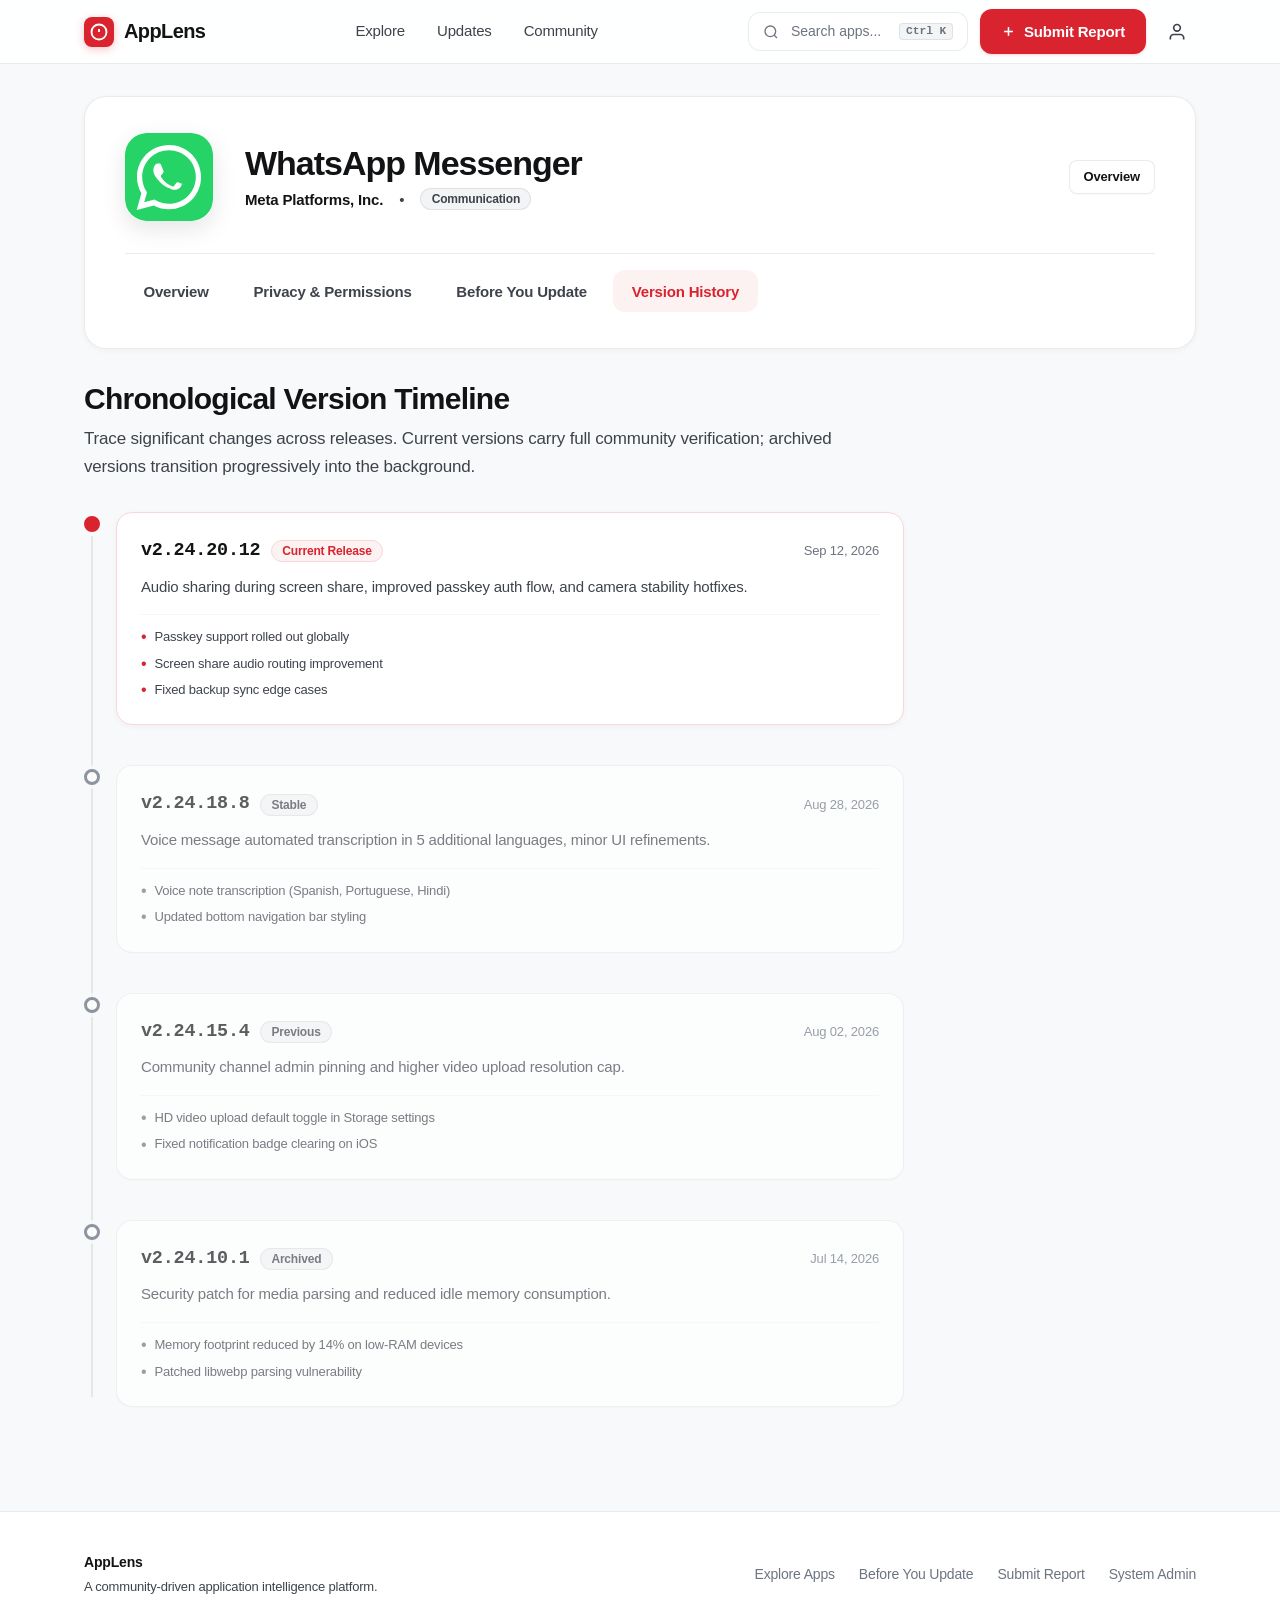
<file: AppLens/versions.html>
<!DOCTYPE html>
<html lang="en">
<head>
  <meta charset="UTF-8">
  <meta name="viewport" content="width=device-width, initial-scale=1.0">
  <title>Version History — AppLens</title>
  <meta name="description" content="Chronological version timeline, changelogs, and historical stability records for mobile apps.">
  
  <link href="https://cdn.jsdelivr.net/npm/bootstrap@5.3.3/dist/css/bootstrap.min.css" rel="stylesheet">
  <link rel="stylesheet" href="css/style.css">
  <link rel="stylesheet" href="css/components.css">
  <link rel="stylesheet" href="css/responsive.css">
</head>
<body>

  <!-- Top Acrylic Glass Navigation -->
  <header class="al-header al-glass">
    <div class="al-shell">
      <div class="al-header-inner">
        <a href="index.html" class="al-logo">
          <div class="al-logo-mark">
            <svg width="18" height="18" viewBox="0 0 24 24" fill="none" stroke="currentColor" stroke-width="2.5">
              <circle cx="12" cy="12" r="10"></circle>
              <line x1="12" y1="8" x2="12" y2="12"></line>
              <line x1="12" y1="16" x2="12.01" y2="16"></line>
            </svg>
          </div>
          <span>AppLens</span>
        </a>

        <ul class="al-nav-links">
          <li><a href="explore.html" class="al-nav-link">Explore</a></li>
          <li><a href="updates.html" class="al-nav-link">Updates</a></li>
          <li><a href="community.html" class="al-nav-link">Community</a></li>
        </ul>

        <div class="al-header-actions">
          <button class="al-header-search-trigger js-search-trigger" type="button" aria-label="Open search">
            <svg width="16" height="16" viewBox="0 0 24 24" fill="none" stroke="currentColor" stroke-width="2">
              <circle cx="11" cy="11" r="8"></circle>
              <line x1="21" y1="21" x2="16.65" y2="16.65"></line>
            </svg>
            <span>Search apps...</span>
            <kbd class="al-kbd-hint">Ctrl K</kbd>
          </button>

          <a href="submit-report.html" class="al-btn al-btn-primary al-header-report-btn">
            <svg width="15" height="15" viewBox="0 0 24 24" fill="none" stroke="currentColor" stroke-width="2.5">
              <line x1="12" y1="5" x2="12" y2="19"></line>
              <line x1="5" y1="12" x2="19" y2="12"></line>
            </svg>
            <span>Submit Report</span>
          </a>

          <a href="login.html" class="al-btn al-btn-subtle" style="padding: 0.5rem; border-radius: var(--al-radius-full);" title="Sign in">
            <svg width="20" height="20" viewBox="0 0 24 24" fill="none" stroke="currentColor" stroke-width="2">
              <path d="M20 21v-2a4 4 0 0 0-4-4H8a4 4 0 0 0-4 4v2"></path>
              <circle cx="12" cy="7" r="4"></circle>
            </svg>
          </a>
        </div>
      </div>
    </div>
  </header>

  <!-- Main Content -->
  <main class="al-main">
    <div class="al-shell">
      
      <!-- App Header & Navigation Tabs -->
      <section class="al-app-detail-hero">
        <div class="al-app-hero-main">
          <div id="app-icon-container" class="al-app-icon lg"></div>
          <div class="al-app-hero-details">
            <h1 id="app-name" class="al-app-hero-title mb-1">Application Name</h1>
            <div class="al-app-hero-meta">
              <span id="app-developer" style="font-weight: 550; color: var(--al-text-main);">Developer</span>
              <span>•</span>
              <span id="app-category" class="al-badge al-badge-neutral">Category</span>
            </div>
          </div>
          <a id="btn-back-overview" href="#" class="al-btn al-btn-secondary al-btn-sm">
            Overview
          </a>
        </div>

        <div class="al-app-tabs-bar">
          <a id="tab-overview" href="#" class="al-app-tab">Overview</a>
          <a id="tab-privacy" href="#" class="al-app-tab">Privacy & Permissions</a>
          <a id="tab-update" href="#" class="al-app-tab">Before You Update</a>
          <a id="tab-versions" href="#" class="al-app-tab active">Version History</a>
        </div>
      </section>

      <!-- Headline -->
      <div style="max-width: 780px; margin: 2rem 0 1.5rem;">
        <h2 style="font-size: 1.875rem; margin-bottom: 0.5rem;">Chronological Version Timeline</h2>
        <p style="color: var(--al-text-secondary); font-size: 1.0625rem; line-height: 1.6; margin: 0;">
          Trace significant changes across releases. Current versions carry full community verification; archived versions transition progressively into the background.
        </p>
      </div>

      <!-- Chronological Timeline -->
      <div style="max-width: 820px;">
        <div id="versions-timeline" class="al-timeline">
          <!-- Populated dynamically via JS -->
        </div>
      </div>

    </div>
  </main>

  <!-- Mobile Bottom Navigation Bar -->
  <nav class="al-mobile-bottom-nav">
    <a href="index.html" class="al-mobile-nav-item">
      <svg viewBox="0 0 24 24" fill="none" stroke="currentColor"><path d="M3 9l9-7 9 7v11a2 2 0 0 1-2 2H5a2 2 0 0 1-2-2z"></path></svg>
      <span>Home</span>
    </a>
    <a href="explore.html" class="al-mobile-nav-item">
      <svg viewBox="0 0 24 24" fill="none" stroke="currentColor"><circle cx="11" cy="11" r="8"></circle><line x1="21" y1="21" x2="16.65" y2="16.65"></line></svg>
      <span>Explore</span>
    </a>
    <a href="updates.html" class="al-mobile-nav-item">
      <svg viewBox="0 0 24 24" fill="none" stroke="currentColor"><polyline points="23 4 23 10 17 10"></polyline><polyline points="1 20 1 14 7 14"></polyline><path d="M3.51 9a9 9 0 0 1 14.85-3.36L23 10M1 14l4.64 4.36A9 9 0 0 0 20.49 15"></path></svg>
      <span>Updates</span>
    </a>
    <a href="community.html" class="al-mobile-nav-item">
      <svg viewBox="0 0 24 24" fill="none" stroke="currentColor"><path d="M21 15a2 2 0 0 1-2 2H7l-4 4V5a2 2 0 0 1 2-2h14a2 2 0 0 1 2 2z"></path></svg>
      <span>Community</span>
    </a>
    <a href="login.html" class="al-mobile-nav-item">
      <svg viewBox="0 0 24 24" fill="none" stroke="currentColor"><path d="M20 21v-2a4 4 0 0 0-4-4H8a4 4 0 0 0-4 4v2"></path><circle cx="12" cy="7" r="4"></circle></svg>
      <span>Sign in</span>
    </a>
  </nav>

  <!-- Footer -->
  <footer class="al-footer">
    <div class="al-shell">
      <div style="display: flex; justify-content: space-between; align-items: center; flex-wrap: wrap; gap: 1.5rem;">
        <div>
          <div style="font-weight: 700; color: var(--al-text-main); margin-bottom: 0.25rem;">AppLens</div>
          <p style="margin: 0; font-size: 0.8125rem;">A community-driven application intelligence platform.</p>
        </div>
        <div class="al-footer-links">
          <a href="explore.html">Explore Apps</a>
          <a href="updates.html">Before You Update</a>
          <a href="submit-report.html">Submit Report</a>
          <a href="admin.html">System Admin</a>
        </div>
      </div>
    </div>
  </footer>

  <!-- Scripts -->
  <script src="https://cdn.jsdelivr.net/npm/bootstrap@5.3.3/dist/js/bootstrap.bundle.min.js"></script>
  <script src="js/mock-data.js"></script>
  <script src="js/main.js"></script>
  <script src="js/navigation.js"></script>
  <script src="js/search.js"></script>
  <script src="js/animations.js"></script>

  <script>
    document.addEventListener("DOMContentLoaded", function () {
      const appId = window.AppLens.getQueryAppId();
      const app = window.AppLens.getAppById(appId);
      if (!app) return;

      document.title = `Version History — ${app.name} — AppLens`;

      // Tabs link setup
      document.getElementById("tab-overview").href = `application.html?id=${app.id}`;
      document.getElementById("tab-privacy").href = `privacy.html?id=${app.id}`;
      document.getElementById("tab-update").href = `updates.html?id=${app.id}`;
      document.getElementById("tab-versions").href = `versions.html?id=${app.id}`;
      document.getElementById("btn-back-overview").href = `application.html?id=${app.id}`;

      // Populate Header
      document.getElementById("app-icon-container").innerHTML = app.icon;
      document.getElementById("app-name").textContent = app.name;
      document.getElementById("app-developer").textContent = app.developer;
      document.getElementById("app-category").textContent = app.category;

      // Render Chronological Timeline
      const timeline = document.getElementById("versions-timeline");
      let html = "";

      (app.versionHistory || []).forEach((item, idx) => {
        const isCurrent = item.isCurrent;
        const badgeClass = isCurrent ? "al-badge-red" : "al-badge-neutral";

        html += `
          <div class="al-timeline-item ${isCurrent ? 'current' : 'archived'}">
            <div class="al-timeline-marker"></div>
            
            <div class="al-card" style="${isCurrent ? 'border-color: var(--al-red-border); box-shadow: var(--al-shadow-sm);' : 'opacity: 0.9;'}">
              <div style="display: flex; align-items: center; justify-content: space-between; margin-bottom: 0.65rem; flex-wrap: wrap; gap: 0.5rem;">
                <div style="display: flex; align-items: center; gap: 0.65rem;">
                  <span style="font-size: 1.15rem; font-weight: 700; color: var(--al-text-main); font-family: monospace;">
                    v${item.version}
                  </span>
                  <span class="al-badge ${badgeClass}">${item.badge}</span>
                </div>
                <span style="font-size: 0.8125rem; color: var(--al-text-muted); font-weight: 500;">
                  ${item.date}
                </span>
              </div>

              <p style="font-size: 0.9375rem; color: var(--al-text-secondary); margin-bottom: 1rem; line-height: 1.5;">
                ${item.summary}
              </p>

              <div style="display: flex; flex-direction: column; gap: 0.4rem; padding-top: 0.75rem; border-top: 1px solid var(--al-border-subtle);">
                ${(item.changes || []).map(ch => `
                  <div style="display: flex; align-items: center; gap: 0.5rem; font-size: 0.8125rem; color: var(--al-text-secondary);">
                    <span style="color: ${isCurrent ? 'var(--al-red)' : 'var(--al-text-muted)'}; font-size: 1rem; line-height: 1;">•</span>
                    <span>${ch}</span>
                  </div>
                `).join('')}
              </div>
            </div>
          </div>
        `;
      });

      timeline.innerHTML = html;
    });
  </script>
</body>
</html>
</file>
<file: AppLens/css/style.css>
/* ==========================================================================
   AppLens - Design System & Core Styles
   Modern Desktop / Mobile App-Store Feel
   Minimal, Calm, Premium, Human, Clean
   ========================================================================== */

:root {
  /* Surface & Background */
  --al-bg: #F8F9FA;
  --al-surface: #FFFFFF;
  --al-surface-alt: #F3F4F6;
  --al-surface-raised: #FFFFFF;
  --al-surface-hover: #F8F9FB;
  
  /* Brand Red Accent (AppLens Identity) - Used with restraint */
  --al-red: #D9232E;
  --al-red-hover: #BA1A24;
  --al-red-active: #9E121B;
  --al-red-subtle: #FDF2F2;
  --al-red-border: #F8D7DA;
  --al-red-ring: rgba(217, 35, 46, 0.25);

  /* Charcoal Typography */
  --al-text-main: #111315;
  --al-text-secondary: #3E434B;
  --al-text-muted: #6C7480;
  --al-text-subtle: #9AA1AC;

  /* Borders & Dividers */
  --al-border: rgba(0, 0, 0, 0.08);
  --al-border-subtle: rgba(0, 0, 0, 0.04);
  --al-border-hover: rgba(0, 0, 0, 0.16);

  /* Shadows (Restrained & Soft) */
  --al-shadow-xs: 0 1px 2px rgba(0, 0, 0, 0.03);
  --al-shadow-sm: 0 2px 6px rgba(0, 0, 0, 0.04);
  --al-shadow-md: 0 6px 18px rgba(0, 0, 0, 0.06);
  --al-shadow-lg: 0 12px 32px rgba(0, 0, 0, 0.08);
  --al-shadow-card-hover: 0 12px 28px rgba(0, 0, 0, 0.06), 0 2px 6px rgba(0, 0, 0, 0.02);

  /* Fluent Motion */
  --al-ease: cubic-bezier(0.16, 1, 0.3, 1);
  --al-duration-fast: 150ms;
  --al-duration-normal: 240ms;
  --al-duration-smooth: 360ms;

  /* Layout */
  --al-header-height: 64px;
  --al-bottom-nav-height: 60px;
  --al-max-width: 1160px;
  --al-radius-sm: 8px;
  --al-radius-md: 12px;
  --al-radius-lg: 16px;
  --al-radius-xl: 22px;
  --al-radius-full: 9999px;
}

/* --------------------------------------------------------------------------
   Global Reset & Typography
   -------------------------------------------------------------------------- */
*, *::before, *::after {
  box-sizing: border-box;
}

html {
  font-size: 16px;
  scroll-behavior: smooth;
  -webkit-font-smoothing: antialiased;
  -moz-osx-font-smoothing: grayscale;
}

body {
  margin: 0;
  padding: 0;
  background-color: var(--al-bg);
  color: var(--al-text-main);
  font-family: -apple-system, BlinkMacSystemFont, "Segoe UI Variable Text", "Segoe UI", Roboto, Helvetica, Arial, sans-serif;
  line-height: 1.55;
  letter-spacing: -0.011em;
  overflow-x: hidden;
  min-height: 100vh;
  display: flex;
  flex-direction: column;
}

h1, h2, h3, h4, h5, h6 {
  color: var(--al-text-main);
  font-weight: 600;
  letter-spacing: -0.025em;
  margin-top: 0;
}

p {
  color: var(--al-text-secondary);
  margin-top: 0;
  margin-bottom: 1rem;
}

a {
  color: inherit;
  text-decoration: none;
  transition: color var(--al-duration-fast) var(--al-ease);
}

a:hover {
  color: var(--al-red);
}

img, svg {
  vertical-align: middle;
}

/* --------------------------------------------------------------------------
   Accessibility & Focus States
   -------------------------------------------------------------------------- */
:focus-visible {
  outline: 2px solid var(--al-red);
  outline-offset: 3px;
}

@media (prefers-reduced-motion: reduce) {
  *, *::before, *::after {
    animation-duration: 0.01ms !important;
    animation-iteration-count: 1 !important;
    transition-duration: 0.01ms !important;
    scroll-behavior: auto !important;
  }
}

/* --------------------------------------------------------------------------
   Fluent Acrylic Glass Surface
   -------------------------------------------------------------------------- */
.al-glass {
  background: rgba(255, 255, 255, 0.88);
  backdrop-filter: blur(20px) saturate(180%);
  -webkit-backdrop-filter: blur(20px) saturate(180%);
  border-bottom: 1px solid var(--al-border);
}

.al-glass-card {
  background: rgba(255, 255, 255, 0.92);
  backdrop-filter: blur(16px);
  -webkit-backdrop-filter: blur(16px);
  border: 1px solid var(--al-border);
}

/* --------------------------------------------------------------------------
   Layout Shell
   -------------------------------------------------------------------------- */
.al-shell {
  width: 100%;
  max-width: var(--al-max-width);
  margin: 0 auto;
  padding: 0 1.5rem;
}

.al-main {
  flex: 1 0 auto;
  padding-top: calc(var(--al-header-height) + 2rem);
  padding-bottom: 4rem;
}

/* --------------------------------------------------------------------------
   Buttons & Interactive Elements
   -------------------------------------------------------------------------- */
.al-btn {
  display: inline-flex;
  align-items: center;
  justify-content: center;
  gap: 0.5rem;
  font-size: 0.9375rem;
  font-weight: 550;
  padding: 0.6rem 1.25rem;
  border-radius: var(--al-radius-md);
  border: 1px solid transparent;
  cursor: pointer;
  white-space: nowrap;
  transition: all var(--al-duration-fast) var(--al-ease);
  user-select: none;
}

.al-btn:active {
  transform: scale(0.98);
}

.al-btn-primary {
  background-color: var(--al-red);
  color: #FFFFFF !important;
  box-shadow: 0 1px 3px rgba(217, 35, 46, 0.2);
}

.al-btn-primary:hover {
  background-color: var(--al-red-hover);
  color: #FFFFFF !important;
  box-shadow: 0 4px 12px rgba(217, 35, 46, 0.3);
}

.al-btn-secondary {
  background-color: var(--al-surface);
  color: var(--al-text-main) !important;
  border-color: var(--al-border);
  box-shadow: var(--al-shadow-xs);
}

.al-btn-secondary:hover {
  background-color: var(--al-surface-hover);
  border-color: var(--al-border-hover);
  color: var(--al-text-main) !important;
}

.al-btn-subtle {
  background: transparent;
  color: var(--al-text-secondary);
}

.al-btn-subtle:hover {
  background: var(--al-surface-alt);
  color: var(--al-text-main);
}

.al-btn-sm {
  font-size: 0.8125rem;
  padding: 0.375rem 0.875rem;
  border-radius: var(--al-radius-sm);
}

.al-btn-lg {
  font-size: 1rem;
  padding: 0.8rem 1.75rem;
  border-radius: var(--al-radius-lg);
}

/* --------------------------------------------------------------------------
   Badges, Pills & Status Indicators
   -------------------------------------------------------------------------- */
.al-badge {
  display: inline-flex;
  align-items: center;
  gap: 0.35rem;
  font-size: 0.75rem;
  font-weight: 600;
  padding: 0.25rem 0.65rem;
  border-radius: var(--al-radius-full);
  line-height: 1;
}

.al-badge-red {
  background: var(--al-red-subtle);
  color: var(--al-red);
  border: 1px solid var(--al-red-border);
}

.al-badge-neutral {
  background: var(--al-surface-alt);
  color: var(--al-text-secondary);
  border: 1px solid var(--al-border);
}

.al-badge-safe {
  background: #EBFBEE;
  color: #15803D;
  border: 1px solid #C3F4D2;
}

.al-badge-caution {
  background: #FEF7E6;
  color: #B45309;
  border: 1px solid #FDE68A;
}

.al-badge-warning {
  background: #FDF2F2;
  color: #DC2626;
  border: 1px solid #FECACA;
}

/* --------------------------------------------------------------------------
   Rating Visualizer
   -------------------------------------------------------------------------- */
.al-rating-star {
  color: #F59E0B;
  display: inline-flex;
  align-items: center;
}

.al-rating-box {
  display: inline-flex;
  align-items: center;
  gap: 0.35rem;
  font-weight: 600;
  color: var(--al-text-main);
}

/* --------------------------------------------------------------------------
   App Icon Surface Standard
   -------------------------------------------------------------------------- */
.al-app-icon {
  width: 56px;
  height: 56px;
  border-radius: 14px;
  display: flex;
  align-items: center;
  justify-content: center;
  overflow: hidden;
  box-shadow: 0 4px 12px rgba(0, 0, 0, 0.08);
  flex-shrink: 0;
  background: #FFF;
}

.al-app-icon.lg {
  width: 88px;
  height: 88px;
  border-radius: 20px;
  box-shadow: 0 8px 24px rgba(0, 0, 0, 0.1);
}

.al-app-icon.xl {
  width: 104px;
  height: 104px;
  border-radius: 24px;
  box-shadow: 0 12px 30px rgba(0, 0, 0, 0.12);
}

.al-app-icon.sm {
  width: 40px;
  height: 40px;
  border-radius: 10px;
  box-shadow: 0 2px 6px rgba(0, 0, 0, 0.06);
}

.app-icon-svg {
  width: 100%;
  height: 100%;
  display: block;
}

/* --------------------------------------------------------------------------
   Cards & Surfaces
   -------------------------------------------------------------------------- */
.al-card {
  background: var(--al-surface);
  border: 1px solid var(--al-border);
  border-radius: var(--al-radius-lg);
  padding: 1.5rem;
  box-shadow: var(--al-shadow-xs);
  transition: transform var(--al-duration-normal) var(--al-ease),
              box-shadow var(--al-duration-normal) var(--al-ease),
              border-color var(--al-duration-normal) var(--al-ease);
}

.al-card-interactive {
  cursor: pointer;
}

.al-card-interactive:hover {
  transform: translateY(-3px);
  box-shadow: var(--al-shadow-card-hover);
  border-color: var(--al-border-hover);
}

/* --------------------------------------------------------------------------
   Forms & Controls
   -------------------------------------------------------------------------- */
.al-input-wrap {
  position: relative;
  width: 100%;
}

.al-input {
  width: 100%;
  background: var(--al-surface);
  border: 1px solid var(--al-border);
  border-radius: var(--al-radius-md);
  padding: 0.75rem 1rem;
  font-size: 0.9375rem;
  color: var(--al-text-main);
  transition: border-color var(--al-duration-fast) var(--al-ease),
              box-shadow var(--al-duration-fast) var(--al-ease);
  font-family: inherit;
}

.al-input:focus {
  outline: none;
  border-color: var(--al-red);
  box-shadow: 0 0 0 3px var(--al-red-ring);
}

.al-input::placeholder {
  color: var(--al-text-subtle);
}

.al-label {
  display: block;
  font-size: 0.8125rem;
  font-weight: 600;
  color: var(--al-text-secondary);
  margin-bottom: 0.4rem;
  letter-spacing: -0.01em;
}

/* --------------------------------------------------------------------------
   Toast Notifications
   -------------------------------------------------------------------------- */
.al-toast-container {
  position: fixed;
  bottom: 2rem;
  right: 2rem;
  z-index: 9999;
  display: flex;
  flex-direction: column;
  gap: 0.75rem;
  pointer-events: none;
}

.al-toast {
  pointer-events: auto;
  min-width: 280px;
  max-width: 380px;
  background: rgba(17, 19, 21, 0.95);
  backdrop-filter: blur(12px);
  color: #FFFFFF;
  padding: 0.875rem 1.25rem;
  border-radius: var(--al-radius-md);
  font-size: 0.875rem;
  box-shadow: 0 10px 30px rgba(0, 0, 0, 0.2);
  display: flex;
  align-items: center;
  gap: 0.75rem;
  animation: toastSlideIn var(--al-duration-normal) var(--al-ease);
  border: 1px solid rgba(255, 255, 255, 0.1);
}

@keyframes toastSlideIn {
  from {
    opacity: 0;
    transform: translateY(12px) scale(0.97);
  }
  to {
    opacity: 1;
    transform: translateY(0) scale(1);
  }
}

/* --------------------------------------------------------------------------
   Footer Minimalist
   -------------------------------------------------------------------------- */
.al-footer {
  border-top: 1px solid var(--al-border);
  padding: 2.5rem 0;
  background: var(--al-surface);
  color: var(--al-text-muted);
  font-size: 0.875rem;
}

.al-footer-links {
  display: flex;
  gap: 1.5rem;
  flex-wrap: wrap;
}

.al-footer-links a:hover {
  color: var(--al-red);
}
</file>
<file: AppLens/css/components.css>
/* ==========================================================================
   AppLens - Specific Components
   App Store polish, Microsoft Store / Fluent motion, Focused hierarchy
   ========================================================================== */

/* --------------------------------------------------------------------------
   1. Global Top Navigation (Desktop & Mobile)
   -------------------------------------------------------------------------- */
.al-header {
  position: fixed;
  top: 0;
  left: 0;
  right: 0;
  height: var(--al-header-height);
  z-index: 1000;
  display: flex;
  align-items: center;
  transition: all var(--al-duration-normal) var(--al-ease);
}

.al-header-inner {
  display: flex;
  align-items: center;
  justify-content: space-between;
  width: 100%;
  gap: 1.5rem;
}

.al-logo {
  display: flex;
  align-items: center;
  gap: 0.625rem;
  font-weight: 700;
  font-size: 1.25rem;
  letter-spacing: -0.03em;
  color: var(--al-text-main);
}

.al-logo:hover {
  color: var(--al-text-main);
}

.al-logo-mark {
  width: 30px;
  height: 30px;
  background: var(--al-red);
  border-radius: 8px;
  display: flex;
  align-items: center;
  justify-content: center;
  color: #FFF;
  box-shadow: 0 2px 8px rgba(217, 35, 46, 0.28);
}

.al-nav-links {
  display: flex;
  align-items: center;
  gap: 0.25rem;
  list-style: none;
  margin: 0;
  padding: 0;
}

.al-nav-link {
  font-size: 0.9375rem;
  font-weight: 500;
  color: var(--al-text-secondary);
  padding: 0.5rem 0.875rem;
  border-radius: var(--al-radius-sm);
  transition: all var(--al-duration-fast) var(--al-ease);
  position: relative;
}

.al-nav-link:hover {
  color: var(--al-text-main);
  background: var(--al-surface-alt);
}

.al-nav-link.active {
  color: var(--al-red);
  font-weight: 600;
  background: var(--al-red-subtle);
}

.al-header-search-trigger {
  display: flex;
  align-items: center;
  gap: 0.75rem;
  background: var(--al-surface);
  border: 1px solid var(--al-border);
  border-radius: var(--al-radius-md);
  padding: 0.45rem 0.875rem;
  font-size: 0.875rem;
  color: var(--al-text-muted);
  cursor: pointer;
  min-width: 220px;
  transition: all var(--al-duration-fast) var(--al-ease);
}

.al-header-search-trigger:hover {
  border-color: var(--al-border-hover);
  background: var(--al-surface-hover);
}

.al-kbd-hint {
  font-size: 0.7rem;
  font-weight: 600;
  background: var(--al-surface-alt);
  border: 1px solid var(--al-border);
  border-radius: 4px;
  padding: 0.15rem 0.35rem;
  color: var(--al-text-muted);
  margin-left: auto;
  line-height: 1;
}

.al-header-actions {
  display: flex;
  align-items: center;
  gap: 0.75rem;
}

/* --------------------------------------------------------------------------
   2. Instant Global Search Overlay / Modal
   -------------------------------------------------------------------------- */
.al-search-modal-backdrop {
  position: fixed;
  inset: 0;
  background: rgba(17, 19, 21, 0.4);
  backdrop-filter: blur(8px);
  -webkit-backdrop-filter: blur(8px);
  z-index: 2000;
  display: none;
  align-items: flex-start;
  justify-content: center;
  padding-top: 10vh;
  opacity: 0;
  transition: opacity var(--al-duration-normal) var(--al-ease);
}

.al-search-modal-backdrop.open {
  display: flex;
  opacity: 1;
}

.al-search-modal {
  width: 100%;
  max-width: 640px;
  background: #FFFFFF;
  border: 1px solid var(--al-border);
  border-radius: var(--al-radius-xl);
  box-shadow: var(--al-shadow-lg);
  overflow: hidden;
  transform: translateY(-16px) scale(0.98);
  transition: transform var(--al-duration-normal) var(--al-ease);
}

.al-search-modal-backdrop.open .al-search-modal {
  transform: translateY(0) scale(1);
}

.al-search-modal-input-wrap {
  display: flex;
  align-items: center;
  padding: 1rem 1.25rem;
  border-bottom: 1px solid var(--al-border);
  gap: 0.875rem;
}

.al-search-modal-input {
  border: none;
  background: transparent;
  font-size: 1.125rem;
  width: 100%;
  outline: none;
  color: var(--al-text-main);
  font-family: inherit;
}

.al-search-results-list {
  max-height: 380px;
  overflow-y: auto;
  padding: 0.5rem;
  margin: 0;
  list-style: none;
}

.al-search-result-item {
  display: flex;
  align-items: center;
  gap: 1rem;
  padding: 0.75rem 1rem;
  border-radius: var(--al-radius-md);
  cursor: pointer;
  transition: background var(--al-duration-fast) var(--al-ease);
}

.al-search-result-item:hover,
.al-search-result-item.selected {
  background: var(--al-surface-alt);
}

/* --------------------------------------------------------------------------
   3. Hero Section (Home)
   -------------------------------------------------------------------------- */
.al-hero {
  text-align: center;
  padding: 3.5rem 0 2.5rem;
  max-width: 780px;
  margin: 0 auto;
}

.al-hero-title {
  font-size: 2.75rem;
  font-weight: 700;
  line-height: 1.15;
  letter-spacing: -0.035em;
  margin-bottom: 1rem;
}

.al-hero-subtitle {
  font-size: 1.1875rem;
  color: var(--al-text-secondary);
  line-height: 1.5;
  margin-bottom: 2.25rem;
}

.al-hero-search {
  max-width: 620px;
  margin: 0 auto 1.5rem;
  position: relative;
}

.al-hero-search-input {
  width: 100%;
  height: 56px;
  padding: 0 3.25rem 0 3.25rem;
  font-size: 1.0625rem;
  background: #FFFFFF;
  border: 1px solid var(--al-border);
  border-radius: var(--al-radius-full);
  box-shadow: 0 4px 20px rgba(0, 0, 0, 0.05);
  transition: all var(--al-duration-normal) var(--al-ease);
}

.al-hero-search-input:focus {
  outline: none;
  border-color: var(--al-red);
  box-shadow: 0 8px 28px rgba(217, 35, 46, 0.14);
}

.al-hero-search-icon {
  position: absolute;
  left: 1.25rem;
  top: 50%;
  transform: translateY(-50%);
  color: var(--al-text-muted);
  pointer-events: none;
}

.al-hero-search-kbd {
  position: absolute;
  right: 1.25rem;
  top: 50%;
  transform: translateY(-50%);
}

/* --------------------------------------------------------------------------
   4. App Cards (App Store Polish)
   -------------------------------------------------------------------------- */
.al-app-grid {
  display: grid;
  grid-template-columns: repeat(auto-fill, minmax(280px, 1fr));
  gap: 1.25rem;
  margin-top: 1.5rem;
}

.al-app-card {
  background: var(--al-surface);
  border: 1px solid var(--al-border);
  border-radius: var(--al-radius-lg);
  padding: 1.25rem;
  display: flex;
  flex-direction: column;
  transition: transform var(--al-duration-normal) var(--al-ease),
              box-shadow var(--al-duration-normal) var(--al-ease),
              border-color var(--al-duration-normal) var(--al-ease);
  position: relative;
  text-decoration: none !important;
  color: inherit !important;
}

.al-app-card:hover {
  transform: translateY(-4px);
  box-shadow: var(--al-shadow-card-hover);
  border-color: var(--al-border-hover);
}

.al-app-card-top {
  display: flex;
  align-items: flex-start;
  gap: 1rem;
  margin-bottom: 0.875rem;
}

.al-app-card-info {
  flex: 1;
  min-width: 0;
}

.al-app-card-name {
  font-size: 1.0625rem;
  font-weight: 650;
  letter-spacing: -0.02em;
  margin-bottom: 0.15rem;
  white-space: nowrap;
  overflow: hidden;
  text-overflow: ellipsis;
  color: var(--al-text-main);
}

.al-app-card-dev {
  font-size: 0.8125rem;
  color: var(--al-text-muted);
  white-space: nowrap;
  overflow: hidden;
  text-overflow: ellipsis;
  margin-bottom: 0.4rem;
}

.al-app-card-desc {
  font-size: 0.875rem;
  color: var(--al-text-secondary);
  line-height: 1.45;
  margin-bottom: 1rem;
  display: -webkit-box;
  -webkit-line-clamp: 2;
  -webkit-box-orient: vertical;
  overflow: hidden;
  flex: 1;
}

.al-app-card-footer {
  display: flex;
  align-items: center;
  justify-content: space-between;
  padding-top: 0.875rem;
  border-top: 1px solid var(--al-border-subtle);
  font-size: 0.8125rem;
}

/* --------------------------------------------------------------------------
   5. App Detail View - Sticky Header & Navigation Tabs
   -------------------------------------------------------------------------- */
.al-app-detail-hero {
  background: var(--al-surface);
  border: 1px solid var(--al-border);
  border-radius: var(--al-radius-xl);
  padding: 2.25rem 2.5rem;
  margin-bottom: 1.75rem;
  position: relative;
  box-shadow: var(--al-shadow-sm);
}

.al-app-hero-main {
  display: flex;
  align-items: center;
  gap: 2rem;
  margin-bottom: 2rem;
}

.al-app-hero-details {
  flex: 1;
}

.al-app-hero-title {
  font-size: 2.125rem;
  font-weight: 700;
  letter-spacing: -0.03em;
  margin-bottom: 0.35rem;
}

.al-app-hero-meta {
  display: flex;
  align-items: center;
  gap: 1rem;
  font-size: 0.9375rem;
  color: var(--al-text-secondary);
  flex-wrap: wrap;
}

.al-app-tabs-bar {
  display: flex;
  gap: 0.5rem;
  border-top: 1px solid var(--al-border);
  padding-top: 1rem;
  overflow-x: auto;
  scrollbar-width: none;
}

.al-app-tabs-bar::-webkit-scrollbar {
  display: none;
}

.al-app-tab {
  padding: 0.6rem 1.15rem;
  font-size: 0.9375rem;
  font-weight: 550;
  color: var(--al-text-secondary);
  border-radius: var(--al-radius-md);
  transition: all var(--al-duration-fast) var(--al-ease);
  cursor: pointer;
  white-space: nowrap;
}

.al-app-tab:hover {
  background: var(--al-surface-alt);
  color: var(--al-text-main);
}

.al-app-tab.active {
  background: var(--al-red-subtle);
  color: var(--al-red);
  font-weight: 600;
}

/* --------------------------------------------------------------------------
   6. Before You Update - Signature Feature Comparison
   -------------------------------------------------------------------------- */
.al-update-comparison-box {
  background: var(--al-surface);
  border: 1px solid var(--al-border);
  border-radius: var(--al-radius-xl);
  padding: 2rem;
  margin-bottom: 2rem;
}

.al-version-flow {
  display: flex;
  align-items: center;
  gap: 1.25rem;
  margin-bottom: 2rem;
  padding: 1.25rem 1.5rem;
  background: var(--al-surface-alt);
  border-radius: var(--al-radius-lg);
  border: 1px solid var(--al-border);
}

.al-version-bubble {
  padding: 0.5rem 1rem;
  border-radius: var(--al-radius-md);
  font-weight: 600;
  font-size: 1rem;
}

.al-version-bubble.current {
  background: #FFF;
  border: 1px solid var(--al-border);
  color: var(--al-text-main);
}

.al-version-bubble.target {
  background: var(--al-red);
  color: #FFF;
  box-shadow: 0 2px 8px rgba(217, 35, 46, 0.25);
}

.al-diff-section {
  margin-bottom: 1.75rem;
}

.al-diff-title {
  font-size: 1.125rem;
  font-weight: 650;
  margin-bottom: 0.875rem;
  display: flex;
  align-items: center;
  gap: 0.5rem;
}

.al-diff-list {
  list-style: none;
  padding: 0;
  margin: 0;
  display: flex;
  flex-direction: column;
  gap: 0.75rem;
}

.al-diff-item {
  display: flex;
  align-items: flex-start;
  gap: 0.875rem;
  padding: 1rem 1.25rem;
  background: var(--al-bg);
  border: 1px solid var(--al-border);
  border-radius: var(--al-radius-md);
  font-size: 0.9375rem;
}

/* --------------------------------------------------------------------------
   7. Permissions & Privacy Drawer Accordion
   -------------------------------------------------------------------------- */
.al-perm-accordion {
  display: flex;
  flex-direction: column;
  gap: 0.75rem;
}

.al-perm-row {
  background: var(--al-surface);
  border: 1px solid var(--al-border);
  border-radius: var(--al-radius-lg);
  overflow: hidden;
  transition: all var(--al-duration-fast) var(--al-ease);
}

.al-perm-row:hover {
  border-color: var(--al-border-hover);
}

.al-perm-trigger {
  width: 100%;
  display: flex;
  align-items: center;
  justify-content: space-between;
  padding: 1.25rem 1.5rem;
  background: transparent;
  border: none;
  cursor: pointer;
  text-align: left;
  font-family: inherit;
}

.al-perm-details {
  max-height: 0;
  overflow: hidden;
  transition: max-height var(--al-duration-smooth) var(--al-ease),
              padding var(--al-duration-smooth) var(--al-ease);
  padding: 0 1.5rem;
  background: var(--al-surface-alt);
  border-top: 1px solid transparent;
}

.al-perm-row.open .al-perm-details {
  max-height: 300px;
  padding: 1.25rem 1.5rem;
  border-top-color: var(--al-border);
}

/* --------------------------------------------------------------------------
   8. Community Reports Feed
   -------------------------------------------------------------------------- */
.al-report-card {
  background: var(--al-surface);
  border: 1px solid var(--al-border);
  border-radius: var(--al-radius-lg);
  padding: 1.5rem;
  margin-bottom: 1.25rem;
  transition: transform var(--al-duration-fast) var(--al-ease),
              box-shadow var(--al-duration-fast) var(--al-ease);
}

.al-report-card:hover {
  transform: translateY(-2px);
  box-shadow: var(--al-shadow-sm);
}

.al-report-header {
  display: flex;
  align-items: center;
  justify-content: space-between;
  margin-bottom: 0.75rem;
  flex-wrap: wrap;
  gap: 0.5rem;
}

.al-report-user-info {
  display: flex;
  align-items: center;
  gap: 0.625rem;
}

.al-report-meta-pills {
  display: flex;
  gap: 0.5rem;
  flex-wrap: wrap;
  margin-bottom: 1rem;
}

.al-report-actions {
  display: flex;
  align-items: center;
  gap: 1.25rem;
  padding-top: 0.875rem;
  border-top: 1px solid var(--al-border-subtle);
  font-size: 0.8125rem;
  color: var(--al-text-muted);
}

.al-upvote-btn {
  display: inline-flex;
  align-items: center;
  gap: 0.4rem;
  padding: 0.35rem 0.75rem;
  border-radius: var(--al-radius-sm);
  background: var(--al-surface-alt);
  border: 1px solid var(--al-border);
  cursor: pointer;
  font-weight: 600;
  font-size: 0.8125rem;
  color: var(--al-text-main);
  transition: all var(--al-duration-fast) var(--al-ease);
}

.al-upvote-btn:hover {
  background: var(--al-surface-hover);
  border-color: var(--al-border-hover);
}

.al-upvote-btn.upvoted {
  background: var(--al-red-subtle);
  border-color: var(--al-red-border);
  color: var(--al-red);
}

/* --------------------------------------------------------------------------
   9. Chronological Version History
   -------------------------------------------------------------------------- */
.al-timeline {
  position: relative;
  padding-left: 2rem;
  margin-top: 2rem;
}

.al-timeline::before {
  content: "";
  position: absolute;
  top: 10px;
  bottom: 10px;
  left: 7px;
  width: 2px;
  background: var(--al-border);
}

.al-timeline-item {
  position: relative;
  margin-bottom: 2.5rem;
}

.al-timeline-marker {
  position: absolute;
  left: -2rem;
  top: 4px;
  width: 16px;
  height: 16px;
  border-radius: 50%;
  background: var(--al-surface);
  border: 3px solid var(--al-text-muted);
  box-shadow: 0 0 0 4px var(--al-bg);
}

.al-timeline-item.current .al-timeline-marker {
  border-color: var(--al-red);
  background: var(--al-red);
}

.al-timeline-item.archived {
  opacity: 0.75;
}

/* --------------------------------------------------------------------------
   10. Minimal Feature Explainer (Home)
   -------------------------------------------------------------------------- */
.al-feature-triad {
  display: grid;
  grid-template-columns: repeat(3, 1fr);
  gap: 2rem;
  padding: 3.5rem 0;
}

.al-feature-triad-card {
  padding: 1.75rem;
  background: var(--al-surface);
  border: 1px solid var(--al-border);
  border-radius: var(--al-radius-lg);
}

.al-feature-triad-icon {
  width: 44px;
  height: 44px;
  border-radius: 12px;
  background: var(--al-red-subtle);
  color: var(--al-red);
  display: flex;
  align-items: center;
  justify-content: center;
  margin-bottom: 1.25rem;
}
</file>
<file: AppLens/css/responsive.css>
/* ==========================================================================
   AppLens - Responsive Architecture
   Desktop App Shell + Dedicated Mobile App Bar
   ========================================================================== */

/* --------------------------------------------------------------------------
   Mobile Bottom Navigation Bar (App Store / Modern Mobile App)
   -------------------------------------------------------------------------- */
.al-mobile-bottom-nav {
  display: none;
  position: fixed;
  bottom: 0;
  left: 0;
  right: 0;
  height: var(--al-bottom-nav-height);
  background: rgba(255, 255, 255, 0.94);
  backdrop-filter: blur(20px) saturate(180%);
  -webkit-backdrop-filter: blur(20px) saturate(180%);
  border-top: 1px solid var(--al-border);
  z-index: 1000;
  justify-content: space-around;
  align-items: center;
  padding: 0 0.5rem;
}

.al-mobile-nav-item {
  display: flex;
  flex-direction: column;
  align-items: center;
  justify-content: center;
  gap: 0.2rem;
  font-size: 0.6875rem;
  font-weight: 550;
  color: var(--al-text-muted);
  text-decoration: none !important;
  flex: 1;
  height: 100%;
  padding-top: 0.25rem;
  transition: color var(--al-duration-fast) var(--al-ease);
}

.al-mobile-nav-item svg {
  width: 22px;
  height: 22px;
  stroke-width: 2;
}

.al-mobile-nav-item.active {
  color: var(--al-red);
}

.al-mobile-nav-item:active {
  transform: scale(0.95);
}

/* --------------------------------------------------------------------------
   Responsive Breakpoints
   -------------------------------------------------------------------------- */
@media (max-width: 991.98px) {
  .al-header-search-trigger {
    min-width: unset;
    padding: 0.45rem 0.6rem;
  }
  
  .al-header-search-trigger span,
  .al-header-search-trigger .al-kbd-hint {
    display: none;
  }

  .al-feature-triad {
    grid-template-columns: 1fr;
    gap: 1.25rem;
  }

  .al-hero-title {
    font-size: 2.25rem;
  }
}

@media (max-width: 767.98px) {
  /* Show Mobile Bottom Navigation */
  .al-mobile-bottom-nav {
    display: flex;
  }

  /* Adjust Main Content Bottom Padding for Nav Bar */
  .al-main {
    padding-bottom: calc(var(--al-bottom-nav-height) + 2rem);
    padding-top: calc(var(--al-header-height) + 1rem);
  }

  /* Hide Desktop Links in Header */
  .al-nav-links,
  .al-header-report-btn {
    display: none !important;
  }

  /* Compact Hero */
  .al-hero {
    padding: 2rem 0 1.5rem;
  }

  .al-hero-title {
    font-size: 1.85rem;
    line-height: 1.2;
  }

  .al-hero-subtitle {
    font-size: 1rem;
    margin-bottom: 1.5rem;
  }

  .al-hero-search-input {
    height: 50px;
    font-size: 0.9375rem;
    padding: 0 1rem 0 2.85rem;
  }

  .al-hero-search-kbd {
    display: none;
  }

  .al-hero-search-icon {
    left: 1rem;
  }

  /* App Details Mobile Layout */
  .al-app-hero-main {
    flex-direction: column;
    align-items: flex-start;
    gap: 1.25rem;
  }

  .al-app-detail-hero {
    padding: 1.5rem;
  }

  .al-app-hero-title {
    font-size: 1.625rem;
  }

  .al-version-flow {
    flex-direction: column;
    align-items: flex-start;
    gap: 0.75rem;
  }

  .al-app-grid {
    grid-template-columns: 1fr;
  }

  /* Shell padding on small screens */
  .al-shell {
    padding: 0 1rem;
  }

  /* Search modal fits mobile screen cleanly */
  .al-search-modal-backdrop {
    padding-top: 0;
    align-items: flex-start;
  }

  .al-search-modal {
    border-radius: 0 0 var(--al-radius-xl) var(--al-radius-xl);
    max-height: 90vh;
  }

  .al-footer {
    margin-bottom: var(--al-bottom-nav-height);
  }
}
</file>
<file: AppLens/css/login.css>
:root { --orange: #ff4500; --orange-dark: #e03d00; --ink: #1a1a1b; --muted: #878a8c; --pale: #f6f7f8; --soft: #c8cbcf; }
* { box-sizing: border-box; }
body { margin: 0; color: var(--ink); font-family: Inter, system-ui, sans-serif; }
.brand-panel { min-height: 100vh; position: relative; overflow: hidden; padding: 48px; color: #fff; background: var(--orange); }
.decor { position: absolute; border-radius: 50%; background: rgba(255,255,255,.06); pointer-events: none; }.decor-top { width: 384px; height: 384px; top: -96px; right: -96px; }.decor-bottom { width: 288px; height: 288px; bottom: 64px; left: -80px; }.decor-middle { width: 160px; height: 160px; top: 50%; right: 32px; opacity: .67; }
.brand { position: relative; z-index: 1; display: flex; align-items: center; gap: 10px; width: fit-content; color: inherit; font-size: 20px; font-weight: 900; letter-spacing: -.5px; text-decoration: none; }.brand-mark { display: grid; width: 36px; height: 36px; place-items: center; border-radius: 12px; }.brand-light .brand-mark { background: rgba(255,255,255,.2); }.brand-dark .brand-mark { background: var(--orange); }.brand svg { width: 20px; height: 20px; fill: none; stroke: #fff; stroke-width: 2.2; stroke-linecap: round; }.brand .lens-dot { fill: #fff; stroke: none; }
.brand-content { position: relative; z-index: 1; }.brand-content h2 { max-width: 380px; margin: 0; color: #fff; font-size: 40px; font-weight: 900; letter-spacing: -1.4px; line-height: 1.1; }.brand-content > p { max-width: 280px; margin: 16px 0 0; color: rgba(255,255,255,.7); font-size: 15px; line-height: 1.6; }.feature-list { margin-top: 48px; }.feature-list li { display: flex; align-items: center; gap: 12px; margin-bottom: 16px; color: rgba(255,255,255,.9); font-size: 14px; font-weight: 500; }.feature-list span { display: grid; flex: 0 0 32px; width: 32px; height: 32px; place-items: center; border-radius: 8px; background: rgba(255,255,255,.15); font-size: 14px; }.copyright { position: relative; z-index: 1; color: rgba(255,255,255,.4); font-size: 12px; }
.login-panel { min-height: 100vh; padding: 24px; background: var(--pale); }.login-content { max-width: 400px; }.brand-dark { margin: 0 auto 32px; color: var(--ink); }.login-card { padding: 32px; border-radius: 16px; background: #fff; box-shadow: 0 2px 16px rgba(0,0,0,.08); }.login-card header { margin-bottom: 28px; }.login-card h1 { margin: 0; font-size: 24px; font-weight: 900; letter-spacing: -.7px; }.login-card header p { margin: 4px 0 0; color: var(--muted); font-size: 14px; }.form-label { margin-bottom: 6px; color: var(--ink); font-size: 12px; font-weight: 600; letter-spacing: .9px; text-transform: uppercase; }.form-control { height: 44px; padding: 0 16px; border: 2px solid transparent; border-radius: 8px; background: var(--pale); color: var(--ink); font-size: 14px; box-shadow: none!important; }.form-control::placeholder { color: var(--soft); }.form-control:focus { border-color: var(--orange); background: var(--pale); }.password-field { position: relative; }.password-field .form-control { padding-right: 44px; }.password-toggle { position: absolute; top: 50%; right: 12px; width: 24px; height: 24px; padding: 0; transform: translateY(-50%); border: 0; background: transparent; color: var(--soft); }.password-toggle:hover { color: var(--muted); }.password-toggle svg { width: 16px; height: 16px; fill: none; stroke: currentColor; stroke-width: 2; }.form-link { color: var(--orange); font-size: 12px; font-weight: 500; text-decoration: none; }.form-link:hover { color: var(--orange); text-decoration: underline; }.sign-in-button { height: 44px; margin-top: 8px; border: 0; border-radius: 8px; background: var(--orange); font-size: 14px; font-weight: 700; }.sign-in-button:hover, .sign-in-button:focus { background: var(--orange-dark); }.sign-in-button:disabled { background: var(--orange); opacity: .4; cursor: not-allowed; }.spinner { width: 16px; height: 16px; margin-right: 8px; vertical-align: -3px; animation: spin .8s linear infinite; } @keyframes spin { to { transform: rotate(360deg); } }.access-copy { margin: 24px 0 0; color: var(--muted); font-size: 13px; text-align: center; }.access-copy .form-link { font-size: 13px; font-weight: 600; }.security-copy { margin: 16px 0 0; color: var(--soft); font-size: 11px; text-align: center; }.security-copy a { color: inherit; text-decoration: none; }.security-copy a:hover { color: var(--muted); }
@media (max-width: 575.98px) { .login-panel { padding: 20px; }.login-card { padding: 26px 24px; } }
@media (min-width: 992px) { .brand-panel { flex: 0 0 45%; width: 45%; }.login-panel { flex: 0 0 55%; width: 55%; } }
</file>
